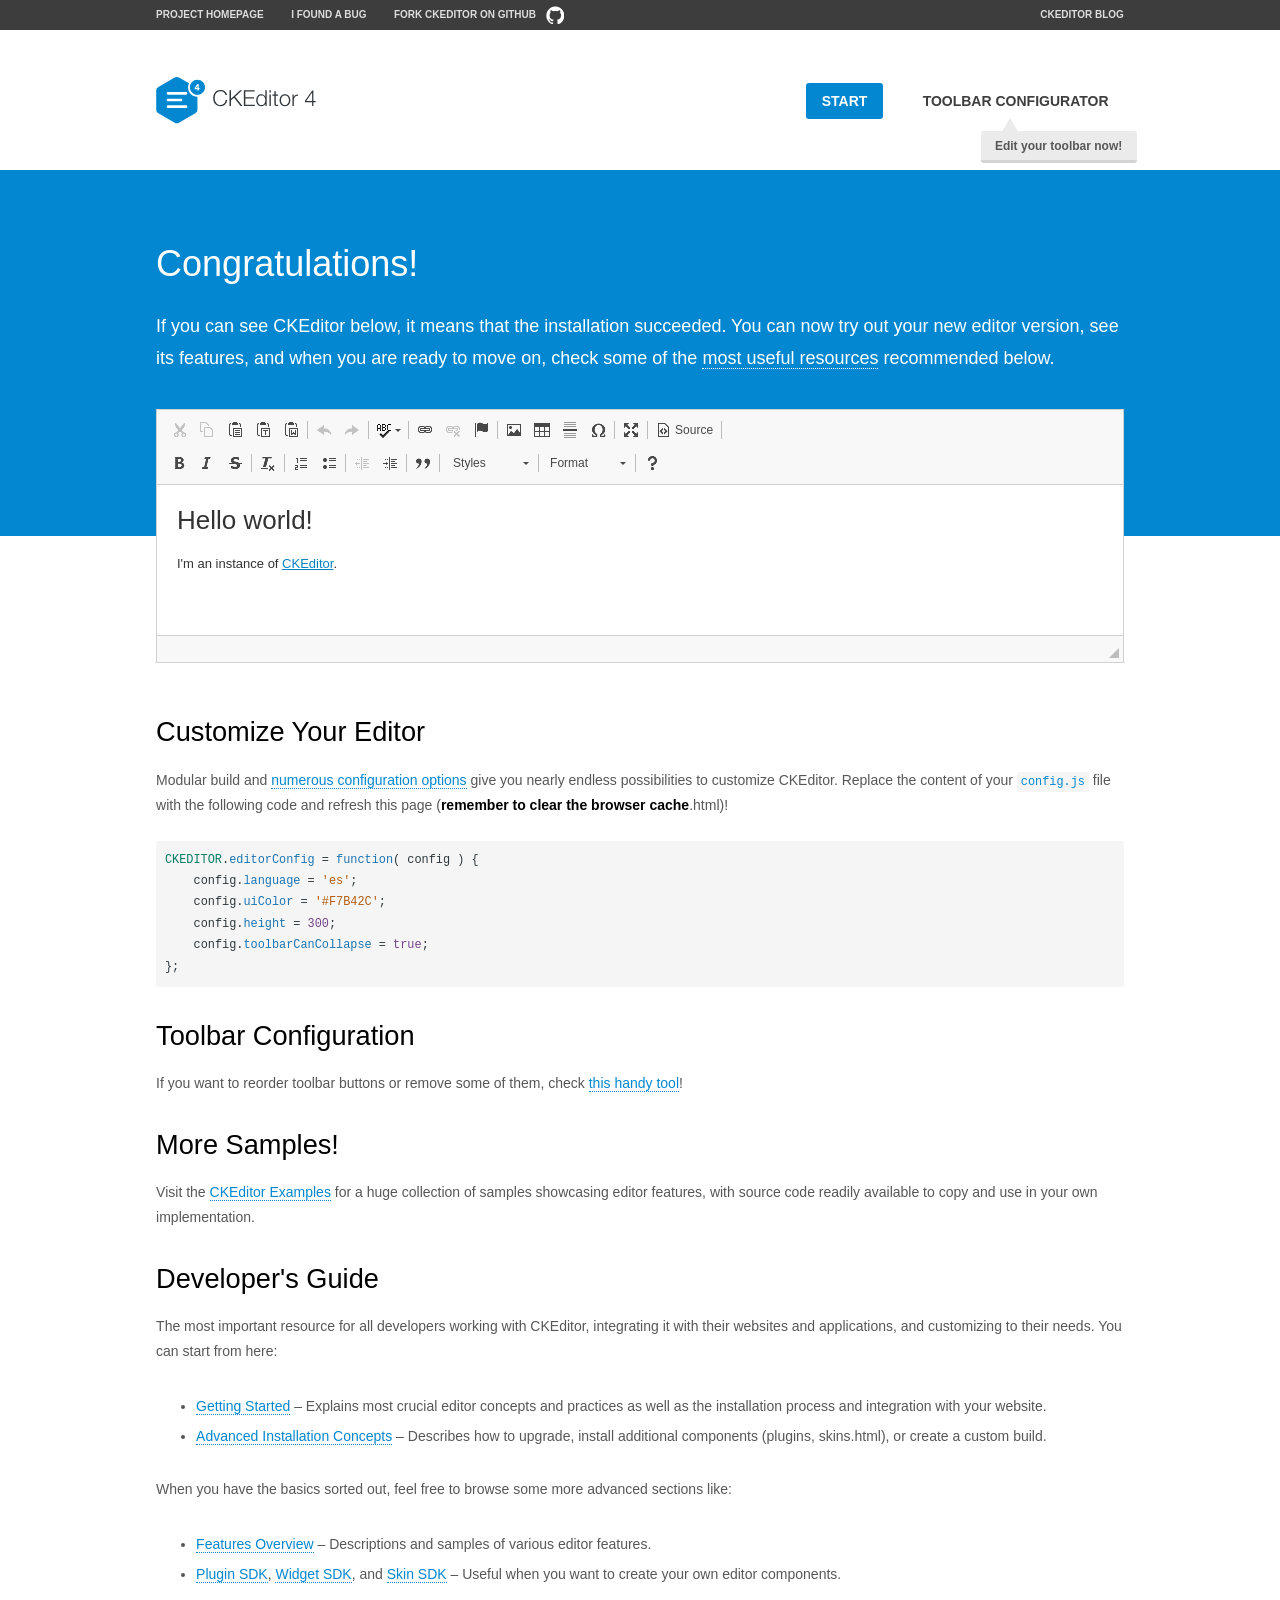
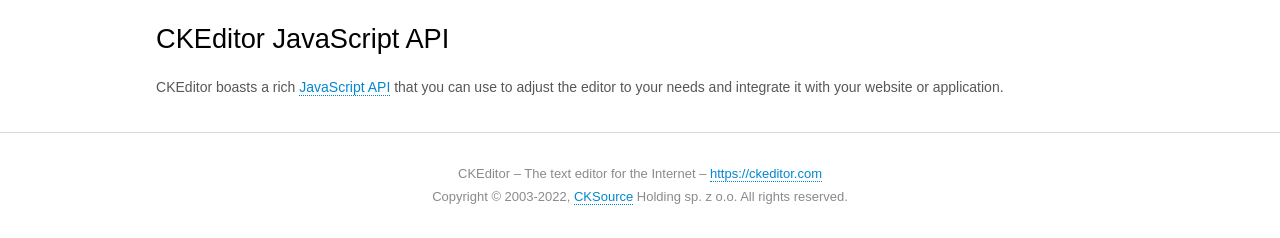
<file: src/main/webapp/resources/ckeditor/samples/index.html>
<!DOCTYPE html>
<!--
Copyright (c) 2003-2022, CKSource Holding sp. z o.o. All rights reserved.
For licensing, see LICENSE.md or https://ckeditor.com/legal/ckeditor-oss-license
-->
<html lang="en">
<head>
	<meta charset="utf-8">
	<title>CKEditor Sample</title>
	<script src="../ckeditor.js"></script>
	<script src="js/sample.js"></script>
	<link rel="stylesheet" href="css/samples.css">
	<link rel="stylesheet" href="toolbarconfigurator/lib/codemirror/neo.css">
	<meta name="viewport" content="width=device-width,initial-scale=1">
	<meta name="description" content="Try the latest sample of CKEditor 4 and learn more about customizing your WYSIWYG editor with endless possibilities.">
</head>
<body id="main">

<nav class="navigation-a">
	<div class="grid-container">
		<ul class="navigation-a-left grid-width-70">
			<li><a href="https://ckeditor.com/ckeditor-4/">Project Homepage</a></li>
			<li><a href="https://github.com/ckeditor/ckeditor4/issues">I found a bug</a></li>
			<li><a href="https://github.com/ckeditor/ckeditor4" class="icon-pos-right icon-navigation-a-github">Fork CKEditor on GitHub</a></li>
		</ul>
		<ul class="navigation-a-right grid-width-30">
			<li><a href="https://ckeditor.com/blog/">CKEditor Blog</a></li>
		</ul>
	</div>
</nav>

<header class="header-a">
	<div class="grid-container">
		<h1 class="header-a-logo grid-width-30">
			<a href="index.html"><img src="img/logo.svg" onerror="this.src='img/logo.png'; this.onerror=null;" alt="CKEditor Sample"></a>
		</h1>

		<nav class="navigation-b grid-width-70">
			<ul>
				<li><a href="index.html" class="button-a button-a-background">Start</a></li>
				<li><a href="toolbarconfigurator/index.html" class="button-a">Toolbar configurator <span class="balloon-a balloon-a-nw">Edit your toolbar now!</span></a></li>
			</ul>
		</nav>
	</div>
</header>

<main>
	<div class="adjoined-top">
		<div class="grid-container">
			<div class="content grid-width-100">
				<h1>Congratulations!</h1>
				<p>
					If you can see CKEditor below, it means that the installation succeeded.
					You can now try out your new editor version, see its features, and when you are ready to move on, check some of the <a href="#sample-customize">most useful resources</a> recommended below.
				</p>
			</div>
		</div>
	</div>
	<div class="adjoined-bottom">
		<div class="grid-container">
			<div class="grid-width-100">
				<div id="editor">
					<h1>Hello world!</h1>
					<p>I'm an instance of <a href="https://ckeditor.com">CKEditor</a>.</p>
				</div>
			</div>
		</div>
	</div>

	<div class="grid-container">
		<div class="content grid-width-100">
			<section id="sample-customize">
				<h2>Customize Your Editor</h2>
				<p>Modular build and <a href="https://ckeditor.com/docs/ckeditor4/latest/guide/dev_configuration.html">numerous configuration options</a> give you nearly endless possibilities to customize CKEditor. Replace the content of your <code><a href="../config.js">config.js</a></code> file with the following code and refresh this page (<strong>remember to clear the browser cache</strong>.html)!</p>
		<pre class="cm-s-neo CodeMirror"><code><span style="padding-right: 0.1px;"><span class="cm-variable">CKEDITOR</span>.<span class="cm-property">editorConfig</span> <span class="cm-operator">=</span> <span class="cm-keyword">function</span>( <span class="cm-def">config</span> ) {</span>
<span style="padding-right: 0.1px;"><span class="cm-tab">	</span><span class="cm-variable-2">config</span>.<span class="cm-property">language</span> <span class="cm-operator">=</span> <span class="cm-string">'es'</span>;</span>
<span style="padding-right: 0.1px;"><span class="cm-tab">	</span><span class="cm-variable-2">config</span>.<span class="cm-property">uiColor</span> <span class="cm-operator">=</span> <span class="cm-string">'#F7B42C'</span>;</span>
<span style="padding-right: 0.1px;"><span class="cm-tab">	</span><span class="cm-variable-2">config</span>.<span class="cm-property">height</span> <span class="cm-operator">=</span> <span class="cm-number">300</span>;</span>
<span style="padding-right: 0.1px;"><span class="cm-tab">	</span><span class="cm-variable-2">config</span>.<span class="cm-property">toolbarCanCollapse</span> <span class="cm-operator">=</span> <span class="cm-atom">true</span>;</span>
<span style="padding-right: 0.1px;">};</span></code></pre>
			</section>

			<section>
				<h2>Toolbar Configuration</h2>
				<p>If you want to reorder toolbar buttons or remove some of them, check <a href="toolbarconfigurator/index.html">this handy tool</a>!</p>
			</section>

			<section>
				<h2>More Samples!</h2>
				<p>Visit the <a href="https://ckeditor.com/docs/ckeditor4/latest/examples/index.html">CKEditor Examples</a> for a huge collection of samples showcasing editor features, with source code readily available to copy and use in your own implementation.</p>
			</section>

			<section>
				<h2>Developer's Guide</h2>
				<p>The most important resource for all developers working with CKEditor, integrating it with their websites and applications, and customizing to their needs. You can start from here:</p>
				<ul>
					<li><a href="https://ckeditor.com/docs/ckeditor4/latest/guide/dev_installation.html">Getting Started</a> &ndash; Explains most crucial editor concepts and practices as well as the installation process and integration with your website.</li>
					<li><a href="https://ckeditor.com/docs/ckeditor4/latest/guide/dev_advanced_installation.html">Advanced Installation Concepts</a> &ndash; Describes how to upgrade, install additional components (plugins, skins.html), or create a custom build.</li>
				</ul>
					<p>When you have the basics sorted out, feel free to browse some more advanced sections like:</p>
				<ul>
					<li><a href="https://ckeditor.com/docs/ckeditor4/latest/features/index.html">Features Overview</a> &ndash; Descriptions and samples of various editor features.</li>
					<li><a href="https://ckeditor.com/docs/ckeditor4/latest/guide/plugin_sdk_intro.html">Plugin SDK</a>, <a href="https://ckeditor.com/docs/ckeditor4/latest/guide/widget_sdk_intro.html">Widget SDK</a>, and <a href="https://ckeditor.com/docs/ckeditor4/latest/guide/skin_sdk_intro.html">Skin SDK</a> &ndash; Useful when you want to create your own editor components.</li>
				</ul>
			</section>

			<section>
				<h2>CKEditor JavaScript API</h2>
				<p>CKEditor boasts a rich <a href="https://ckeditor.com/docs/ckeditor4/latest/api/index.html">JavaScript API</a> that you can use to adjust the editor to your needs and integrate it with your website or application.</p>
			</section>
		</div>
	</div>
</main>

<footer class="footer-a grid-container">
	<div class="grid-container">
		<p class="grid-width-100">
			CKEditor &ndash; The text editor for the Internet &ndash; <a class="samples" href="https://ckeditor.com/">https://ckeditor.com</a>
		</p>
		<p class="grid-width-100" id="copy">
			Copyright &copy; 2003-2022, <a class="samples" href="https://cksource.com/">CKSource</a> Holding sp. z o.o. All rights reserved.
		</p>
	</div>
</footer>
<script>
	initSample();
</script>

</body>
</html>
</file>
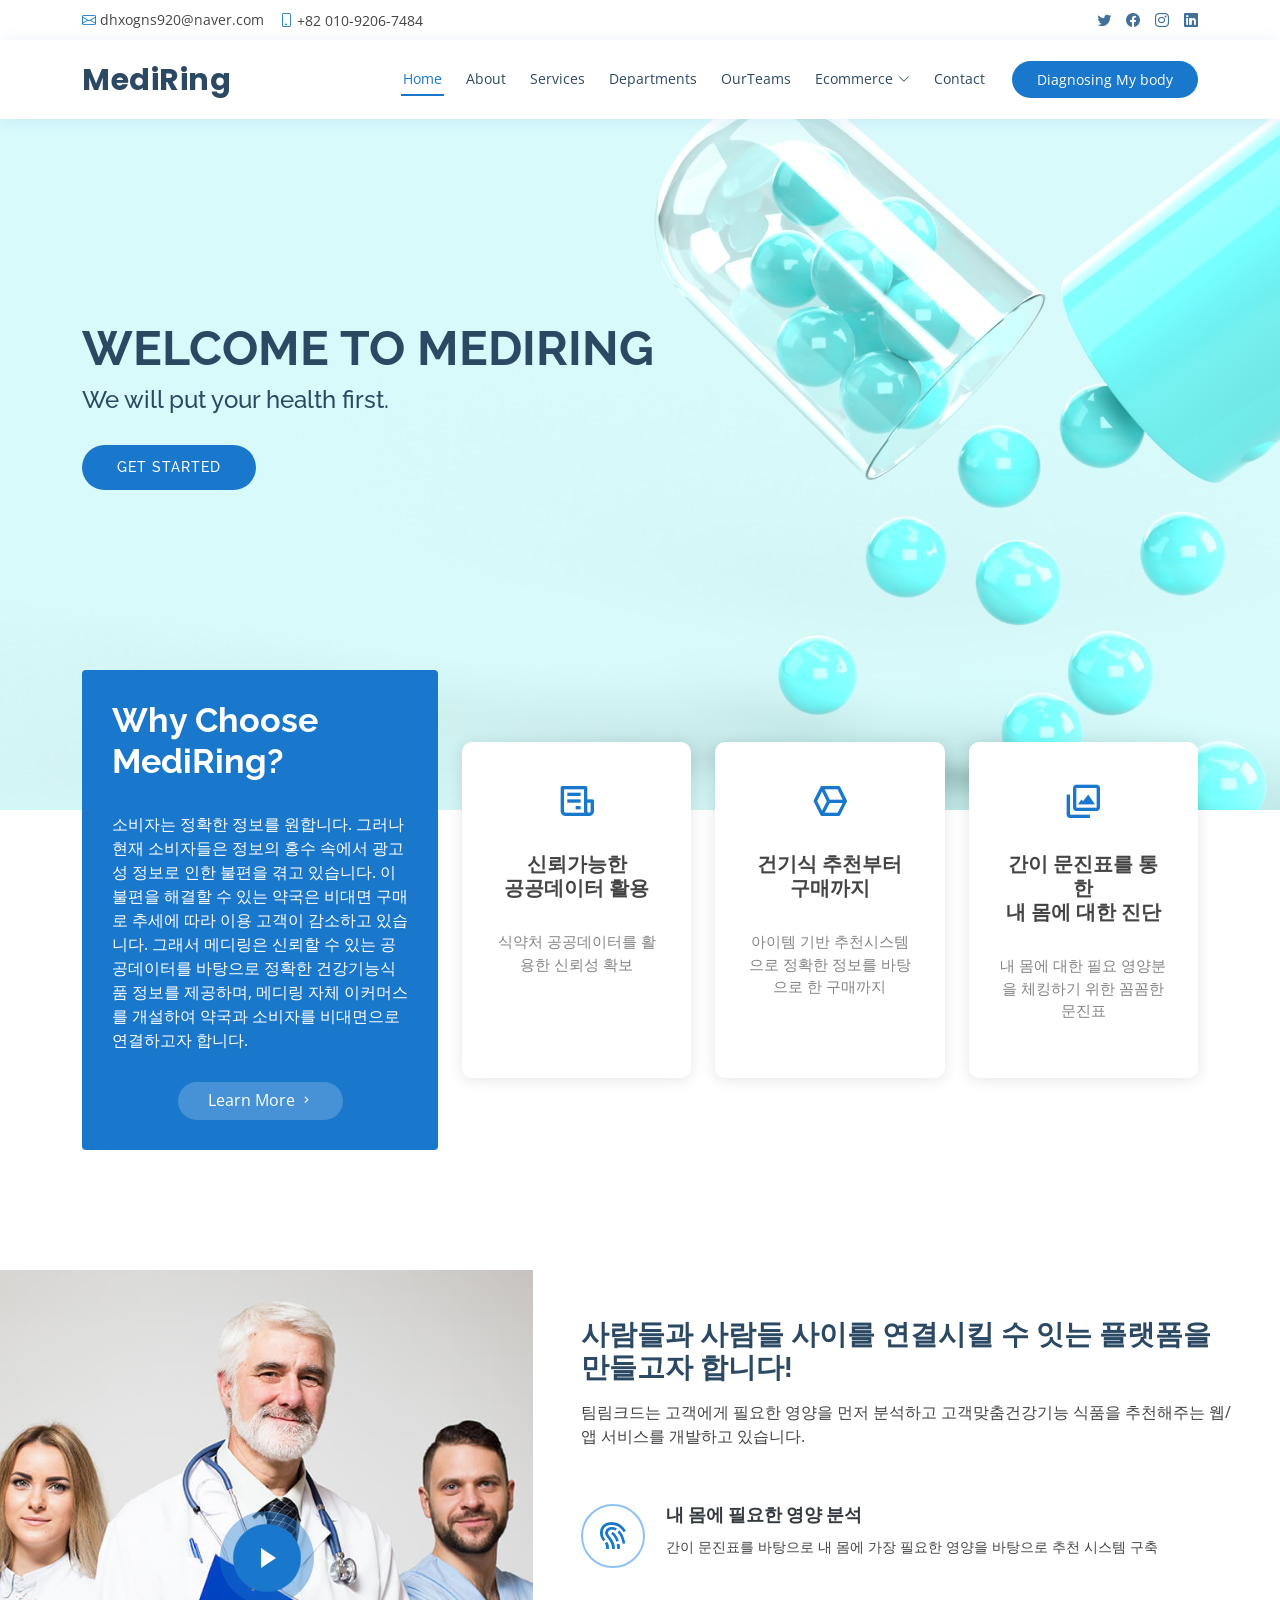
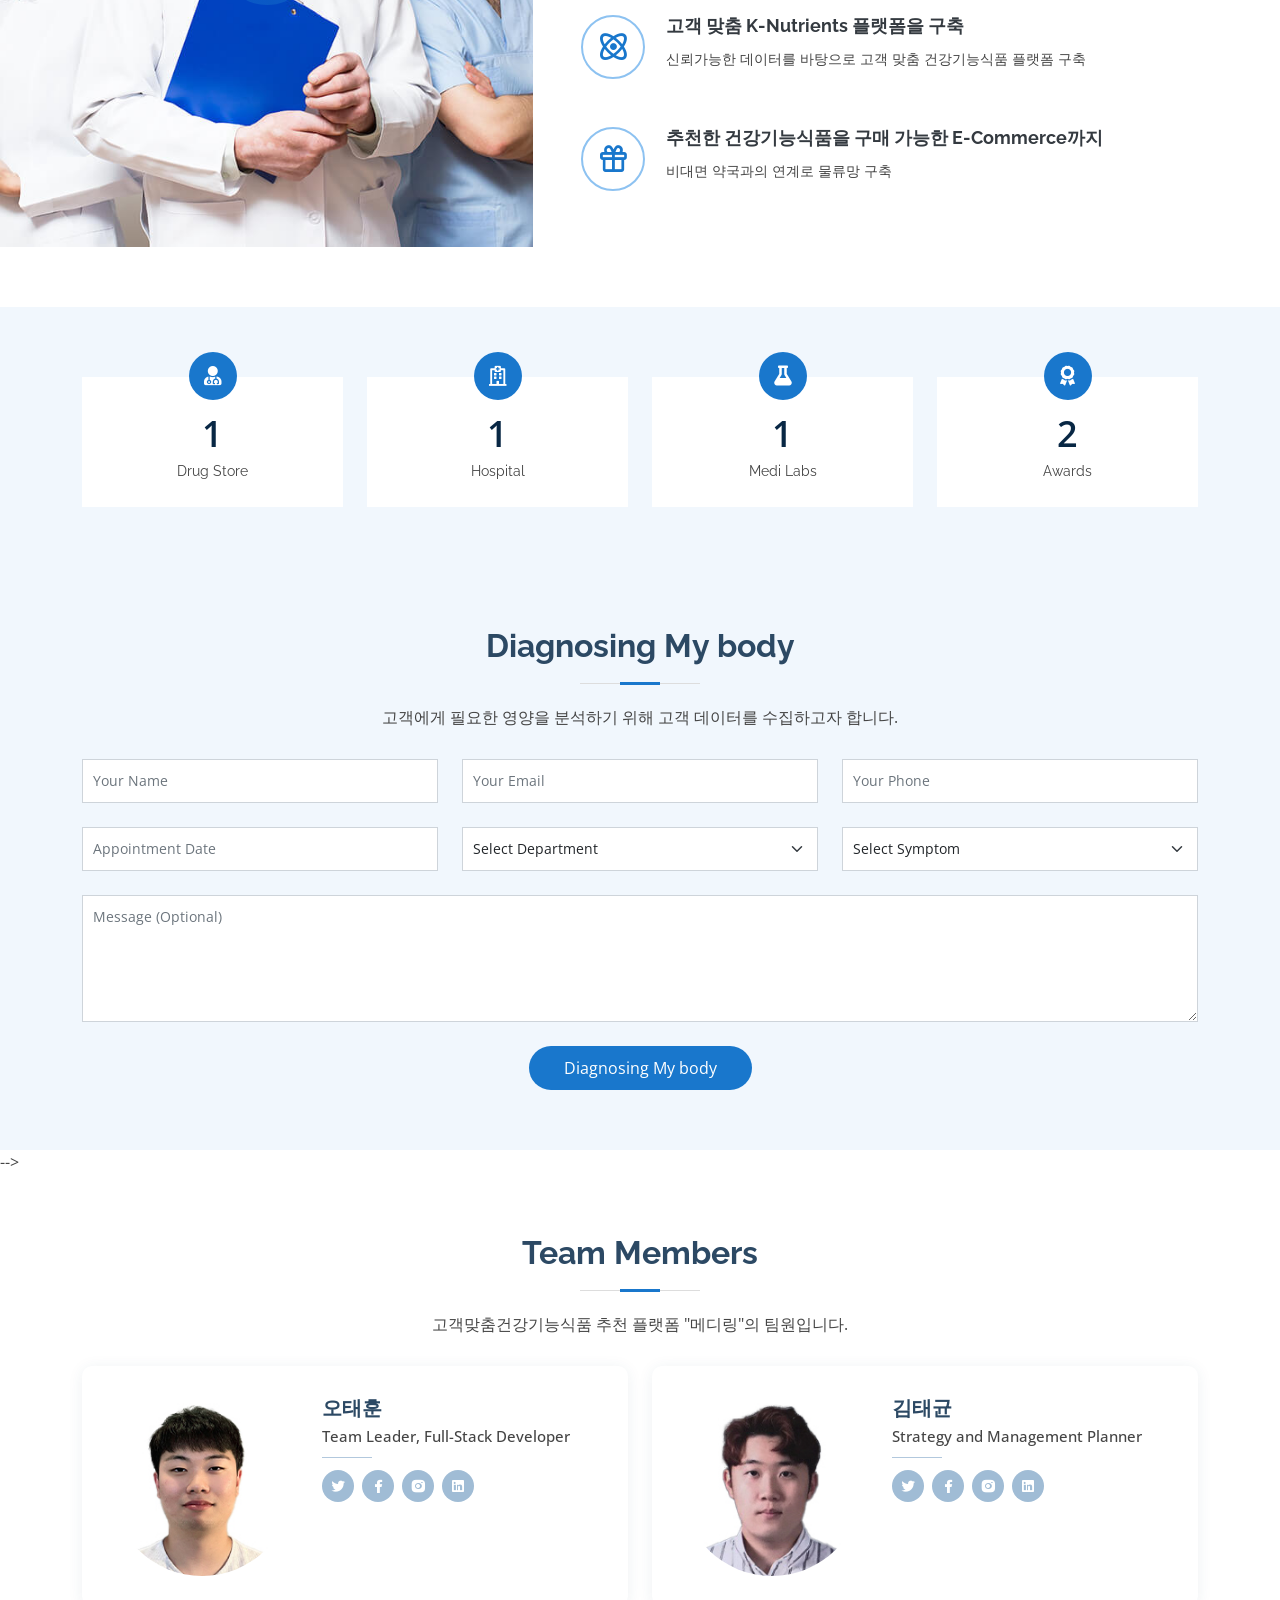
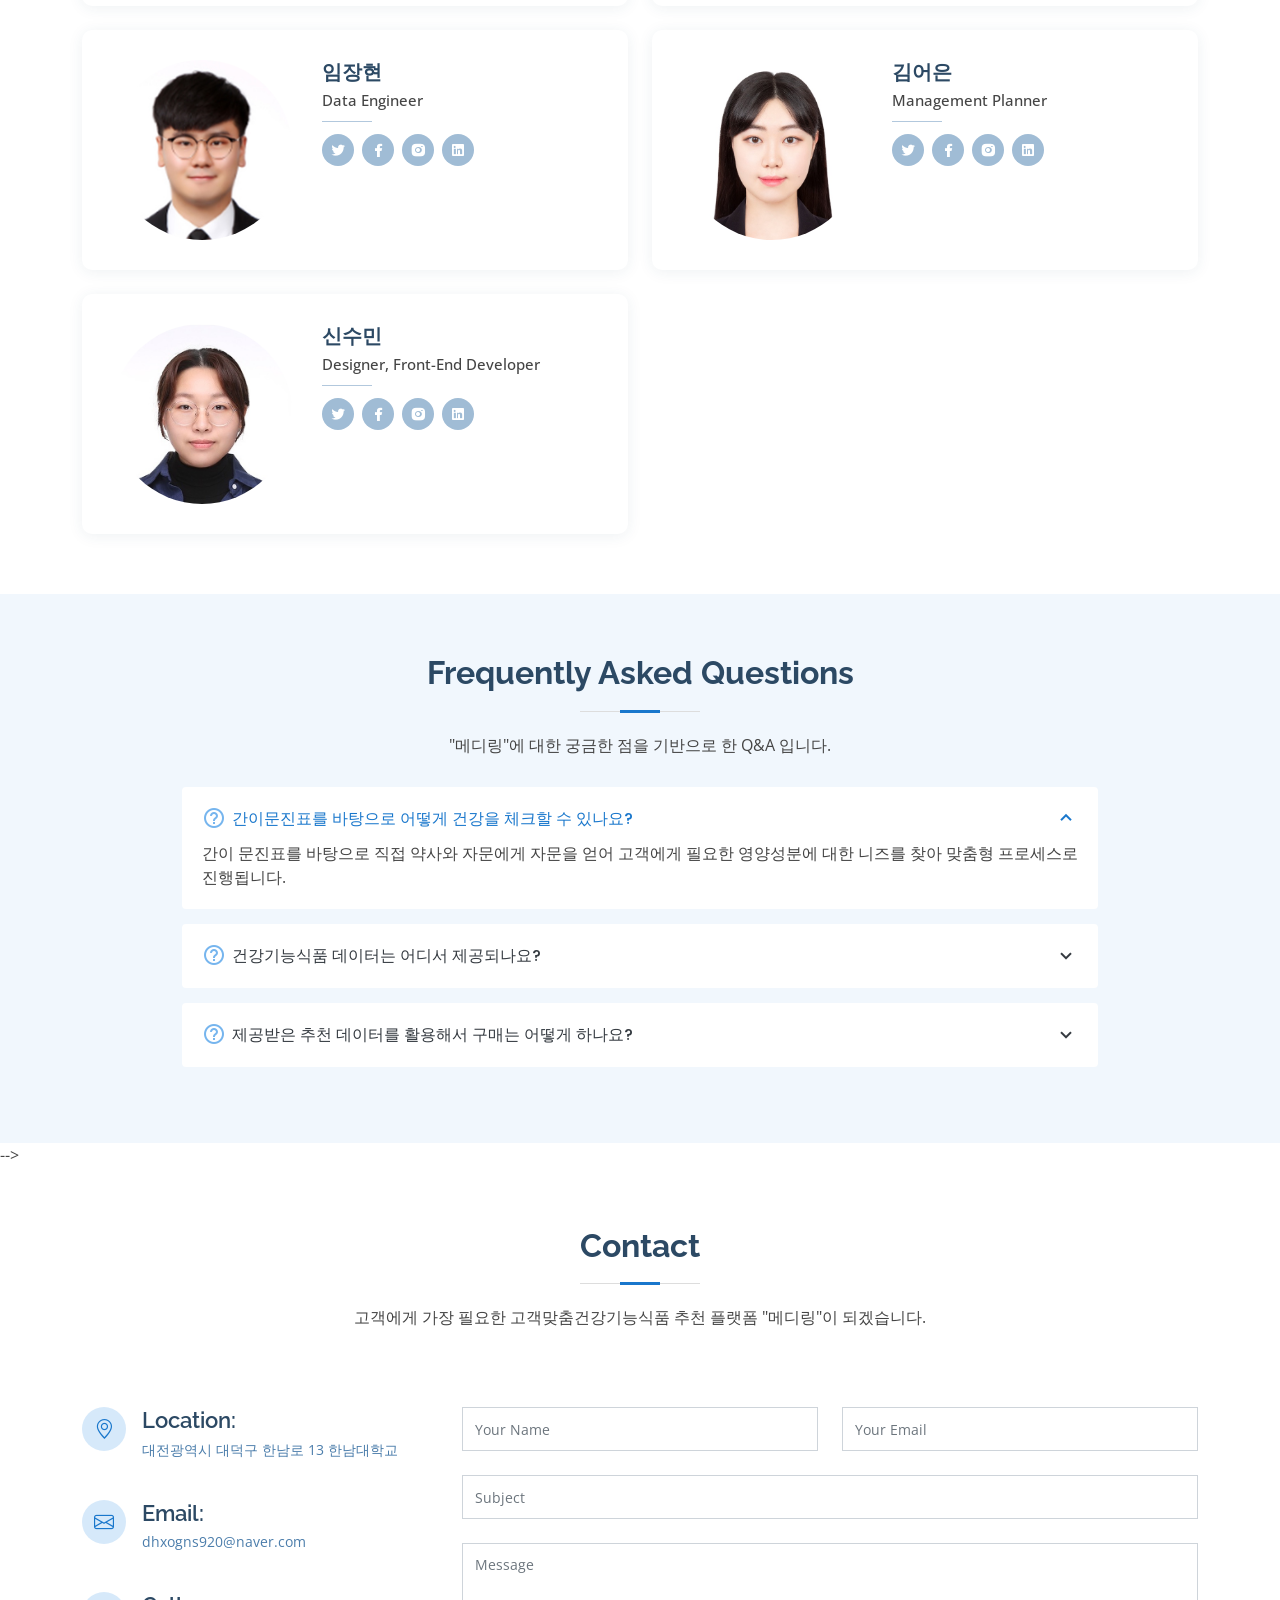
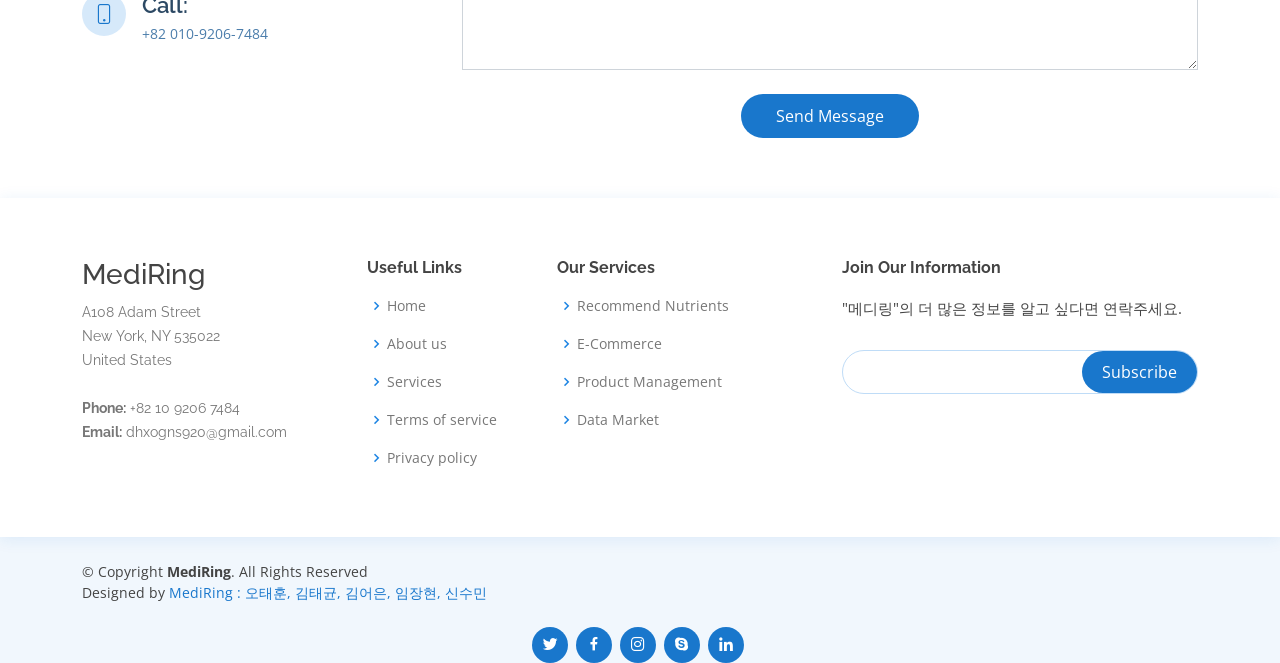
<file: src/main/webapp/WEB-INF/views/MediRing/index.html>
<!DOCTYPE html>
<html lang="ko-kr">
<head>
    <meta charset="utf-8">
    <meta content="width=device-width, initial-scale=1.0" name="viewport">
    <title>MediRing</title>
    <meta content="" name="description">
    <meta content="" name="keywords">
    <script type="text/javascript" src="https://openapi.map.naver.com/openapi/v3/maps.js?clientId=YOUR_CLIENT_ID"></script>

    <!-- Favicons -->
    <link href="assets/img/logo_1.png" rel="icon">
    <link href="assets/img/logo_1.png" rel="apple-touch-icon">

    <!-- Google Fonts -->
    <link href="https://fonts.googleapis.com/css?family=Open+Sans:300,300i,400,400i,600,600i,700,700i|Raleway:300,300i,400,400i,500,500i,600,600i,700,700i|Poppins:300,300i,400,400i,500,500i,600,600i,700,700i" rel="stylesheet">

    <!-- Vendor CSS Files -->
    <link href="assets/vendor/fontawesome-free/css/all.min.css" rel="stylesheet">
    <link href="assets/vendor/animate.css/animate.min.css" rel="stylesheet">
    <link href="assets/vendor/bootstrap/css/bootstrap.min.css" rel="stylesheet">
    <link href="assets/vendor/bootstrap-icons/bootstrap-icons.css" rel="stylesheet">
    <link href="assets/vendor/boxicons/css/boxicons.min.css" rel="stylesheet">
    <link href="assets/vendor/glightbox/css/glightbox.min.css" rel="stylesheet">
    <link href="assets/vendor/remixicon/remixicon.css" rel="stylesheet">
    <link href="assets/vendor/swiper/swiper-bundle.min.css" rel="stylesheet">

    <!-- Template Main CSS File -->
    <link href="assets/css/style.css" rel="stylesheet">

</head>

<body>

    <!-- ======= Top Bar ======= -->
    <div id="topbar" class="d-flex align-items-center fixed-top">
        <div class="container d-flex justify-content-between">
            <div class="contact-info d-flex align-items-center">
                <i class="bi bi-envelope"></i> <a href="mailto:contact@example.com">dhxogns920@naver.com</a>
                <i class="bi bi-phone"></i> +82 010-9206-7484
            </div>
            <div class="d-none d-lg-flex social-links align-items-center">
                <a href="#" class="twitter"><i class="bi bi-twitter"></i></a>
                <a href="#" class="facebook"><i class="bi bi-facebook"></i></a>
                <a href="#" class="instagram"><i class="bi bi-instagram"></i></a>
                <a href="#" class="linkedin"><i class="bi bi-linkedin"></i></i></a>
            </div>
        </div>
    </div>

    <!-- ======= Header ======= -->
    <header id="header" class="fixed-top">
        <div class="container d-flex align-items-center">

            <h1 class="logo me-auto"><a href="index.html">MediRing</a></h1>
            <!-- Uncomment below if you prefer to use an image logo -->
            <!-- <a href="index.html" class="logo me-auto"><img src="assets/img/logo_1.png" alt="" class="img-fluid"></a> -->

            <nav id="navbar" class="navbar order-last order-lg-0">
                <ul>
                    <li><a class="nav-link scrollto active" href="#hero">Home</a></li>
                    <li><a class="nav-link scrollto" href="#about">About</a></li>
                    <li><a class="nav-link scrollto" href="#services">Services</a></li>
                    <li><a class="nav-link scrollto" href="#departments">Departments</a></li>
                    <li><a class="nav-link scrollto" href="#doctors">OurTeams</a></li>
                    <li class="dropdown"><a href="#"><span>Ecommerce</span> <i class="bi bi-chevron-down"></i></a>
                        <ul>
                            <li><a href="#">물건 구매하기</a></li>
                            <li class="dropdown"><a href="#"><span>구매 정보</span> <i class="bi bi-chevron-right"></i></a>
                                <ul>
                                    <li><a href="#">구매페이지</a></li>
                                    <li><a href="#">구매내역</a></li>
                                </ul>
                            </li>
                        </ul>
                    </li>
                    <li><a class="nav-link scrollto" href="#contact">Contact</a></li>
                </ul>
                <i class="bi bi-list mobile-nav-toggle"></i>
            </nav>
            <!-- .navbar -->

            <a href="#appointment" class="appointment-btn scrollto"><span class="d-none d-md-inline">Diagnosing</span> My body</a>

        </div>
    </header>
    <!-- End Header -->

    <!-- ======= Hero Section ======= -->
    <section id="hero" class="d-flex align-items-center">
        <div class="container">
            <h1>Welcome to MediRing</h1>
            <h2>We will put your health first.</h2>
            <a href="#about" class="btn-get-started scrollto">Get Started</a>
        </div>
    </section>
    <!-- End Hero -->

    <main id="main">

        <!-- ======= Why Us Section ======= -->
        <section id="why-us" class="why-us">
            <div class="container">

                <div class="row">
                    <div class="col-lg-4 d-flex align-items-stretch">
                        <div class="content">
                            <h3>Why Choose MediRing?</h3>
                            소비자는 정확한 정보를 원합니다. 그러나 현재 소비자들은 정보의 홍수 속에서 광고성 정보로 인한 불편을 겪고 있습니다. 이 불편을 해결할 수 있는 약국은 비대면 구매로 추세에 따라 이용 고객이 감소하고 있습니다. 그래서 메디링은 신뢰할 수 있는 공공데이터를 바탕으로 정확한 건강기능식품 정보를 제공하며, 메디링 자체 이커머스를 개설하여 약국과 소비자를 비대면으로 연결하고자 합니다.
                            </p>
                            <div class="text-center">
                                <a href="#" class="more-btn">Learn More <i class="bx bx-chevron-right"></i></a>
                            </div>
                        </div>
                    </div>
                    <div class="col-lg-8 d-flex align-items-stretch">
                        <div class="icon-boxes d-flex flex-column justify-content-center">
                            <div class="row">
                                <div class="col-xl-4 d-flex align-items-stretch">
                                    <div class="icon-box mt-4 mt-xl-0">
                                        <i class="bx bx-receipt"></i>
                                        <h4>신뢰가능한 </br>공공데이터 활용</h4>
                                        <p>식약처 공공데이터를 활용한 신뢰성 확보</p>
                                    </div>
                                </div>
                                <div class="col-xl-4 d-flex align-items-stretch">
                                    <div class="icon-box mt-4 mt-xl-0">
                                        <i class="bx bx-cube-alt"></i>
                                        <h4>건기식 추천부터 구매까지</h4>
                                        <p>아이템 기반 추천시스템으로 정확한 정보를 바탕으로 한 구매까지</p>
                                    </div>
                                </div>
                                <div class="col-xl-4 d-flex align-items-stretch">
                                    <div class="icon-box mt-4 mt-xl-0">
                                        <i class="bx bx-images"></i>
                                        <h4>간이 문진표를 통한 </br>내 몸에 대한 진단</h4>
                                        <p>내 몸에 대한 필요 영양분을 체킹하기 위한 꼼꼼한 문진표</p>
                                    </div>
                                </div>
                            </div>
                        </div>
                        <!-- End .content-->
                    </div>
                </div>

            </div>
        </section>
        <!-- End Why Us Section -->

        <!-- ======= About Section ======= -->
        <section id="about" class="about">
            <div class="container-fluid">

                <div class="row">
                    <div class="col-xl-5 col-lg-6 video-box d-flex justify-content-center align-items-stretch position-relative">
                        <a href="https://www.youtube.com/watch?v=jDDaplaOz7Q" class="glightbox play-btn mb-4"></a>
                    </div>

                    <div class="col-xl-7 col-lg-6 icon-boxes d-flex flex-column align-items-stretch justify-content-center py-5 px-lg-5">
                        <h3>사람들과 사람들 사이를 연결시킬 수 잇는 플랫폼을 만들고자 합니다!</h3>
                        <p>팀림크드는 고객에게 필요한 영양을 먼저 분석하고 고객맞춤건강기능 식품을 추천해주는 웹/앱 서비스를 개발하고 있습니다.</p>

                        <div class="icon-box">
                            <div class="icon"><i class="bx bx-fingerprint"></i></div>
                            <h4 class="title"><a href="">내 몸에 필요한 영양 분석</a></h4>
                            <p class="description">간이 문진표를 바탕으로 내 몸에 가장 필요한 영양을 바탕으로 추천 시스템 구축</p>
                        </div>

                        <div class="icon-box">
                            <div class="icon"><i class="bx bx-atom"></i></div>
                            <h4 class="title"><a href="">고객 맞춤 K-Nutrients 플랫폼을 구축</a></h4>
                            <p class="description">신뢰가능한 데이터를 바탕으로 고객 맞춤 건강기능식품 플랫폼 구축</p>
                        </div>

                        <div class="icon-box">
                            <div class="icon"><i class="bx bx-gift"></i></div>
                            <h4 class="title"><a href="">추천한 건강기능식품을 구매 가능한 E-Commerce까지</a></h4>
                            <p class="description">비대면 약국과의 연계로 물류망 구축</p>
                        </div>

                    </div>
                </div>

            </div>
        </section>
        <!-- End About Section -->

        <!-- ======= Counts Section ======= -->
        <section id="counts" class="counts">
            <div class="container">

                <div class="row">

                    <div class="col-lg-3 col-md-6">
                        <div class="count-box">
                            <i class="fas fa-user-md"></i>
                            <span data-purecounter-start="0" data-purecounter-end="1" data-purecounter-duration="1" class="purecounter"></span>
                            <p>Drug Store</p>
                        </div>
                    </div>

                    <div class="col-lg-3 col-md-6 mt-5 mt-md-0">
                        <div class="count-box">
                            <i class="far fa-hospital"></i>
                            <span data-purecounter-start="0" data-purecounter-end="1" data-purecounter-duration="1" class="purecounter"></span>
                            <p>Hospital</p>
                        </div>
                    </div>

                    <div class="col-lg-3 col-md-6 mt-5 mt-lg-0">
                        <div class="count-box">
                            <i class="fas fa-flask"></i>
                            <span data-purecounter-start="0" data-purecounter-end="1" data-purecounter-duration="1" class="purecounter"></span>
                            <p>Medi Labs</p>
                        </div>
                    </div>

                    <div class="col-lg-3 col-md-6 mt-5 mt-lg-0">
                        <div class="count-box">
                            <i class="fas fa-award"></i>
                            <span data-purecounter-start="0" data-purecounter-end="2" data-purecounter-duration="1" class="purecounter"></span>
                            <p>Awards</p>
                        </div>
                    </div>

                </div>

            </div>
        </section>
        <!-- End Counts Section -->

        <!-- ======= Services Section ======= -->
        <!-- <section id="services" class="services">
            <div class="container">

                <div class="section-title">
                    <h2>Services</h2>
                    <p>Magnam dolores commodi suscipit. Necessitatibus eius consequatur ex aliquid fuga eum quidem. Sit sint consectetur velit. Quisquam quos quisquam cupiditate. Et nemo qui impedit suscipit alias ea. Quia fugiat sit in iste officiis commodi
                        quidem hic quas.</p>
                </div>

                <div class="row">
                    <div class="col-lg-4 col-md-6 d-flex align-items-stretch">
                        <div class="icon-box">
                            <div class="icon"><i class="fas fa-heartbeat"></i></div>
                            <h4><a href="">Lorem Ipsum</a></h4>
                            <p>Voluptatum deleniti atque corrupti quos dolores et quas molestias excepturi</p>
                        </div>
                    </div>

                    <div class="col-lg-4 col-md-6 d-flex align-items-stretch mt-4 mt-md-0">
                        <div class="icon-box">
                            <div class="icon"><i class="fas fa-pills"></i></div>
                            <h4><a href="">Sed ut perspiciatis</a></h4>
                            <p>Duis aute irure dolor in reprehenderit in voluptate velit esse cillum dolore</p>
                        </div>
                    </div>

                    <div class="col-lg-4 col-md-6 d-flex align-items-stretch mt-4 mt-lg-0">
                        <div class="icon-box">
                            <div class="icon"><i class="fas fa-hospital-user"></i></div>
                            <h4><a href="">Magni Dolores</a></h4>
                            <p>Excepteur sint occaecat cupidatat non proident, sunt in culpa qui officia</p>
                        </div>
                    </div>

                    <div class="col-lg-4 col-md-6 d-flex align-items-stretch mt-4">
                        <div class="icon-box">
                            <div class="icon"><i class="fas fa-dna"></i></div>
                            <h4><a href="">Nemo Enim</a></h4>
                            <p>At vero eos et accusamus et iusto odio dignissimos ducimus qui blanditiis</p>
                        </div>
                    </div>

                    <div class="col-lg-4 col-md-6 d-flex align-items-stretch mt-4">
                        <div class="icon-box">
                            <div class="icon"><i class="fas fa-wheelchair"></i></div>
                            <h4><a href="">Dele cardo</a></h4>
                            <p>Quis consequatur saepe eligendi voluptatem consequatur dolor consequuntur</p>
                        </div>
                    </div>

                    <div class="col-lg-4 col-md-6 d-flex align-items-stretch mt-4">
                        <div class="icon-box">
                            <div class="icon"><i class="fas fa-notes-medical"></i></div>
                            <h4><a href="">Divera don</a></h4>
                            <p>Modi nostrum vel laborum. Porro fugit error sit minus sapiente sit aspernatur</p>
                        </div>
                    </div>

                </div>

            </div>
        </section>
        <!-- End Services Section -->

        <!-- ======= Appointment Section ======= -->
        <section id="appointment" class="appointment section-bg">
            <div class="container">

                <div class="section-title">
                    <h2>Diagnosing My body</h2>
                    <p>고객에게 필요한 영양을 분석하기 위해 고객 데이터를 수집하고자 합니다.</p>
                </div>

                <form action="forms/appointment.php" method="post" role="form" class="php-email-form">
                    <div class="row">
                        <div class="col-md-4 form-group">
                            <input type="text" name="name" class="form-control" id="name" placeholder="Your Name" data-rule="minlen:4" data-msg="Please enter at least 4 chars">
                            <div class="validate"></div>
                        </div>
                        <div class="col-md-4 form-group mt-3 mt-md-0">
                            <input type="email" class="form-control" name="email" id="email" placeholder="Your Email" data-rule="email" data-msg="Please enter a valid email">
                            <div class="validate"></div>
                        </div>
                        <div class="col-md-4 form-group mt-3 mt-md-0">
                            <input type="tel" class="form-control" name="phone" id="phone" placeholder="Your Phone" data-rule="minlen:4" data-msg="Please enter at least 4 chars">
                            <div class="validate"></div>
                        </div>
                    </div>
                    <div class="row">
                        <div class="col-md-4 form-group mt-3">
                            <input type="datetime" name="date" class="form-control datepicker" id="date" placeholder="Appointment Date" data-rule="minlen:4" data-msg="Please enter at least 4 chars">
                            <div class="validate"></div>
                        </div>
                        <div class="col-md-4 form-group mt-3">
                            <select name="department" id="department" class="form-select">
                <option value="">Select Department</option>
                <option value="Department 1">Department 1</option>
                <option value="Department 2">Department 2</option>
                <option value="Department 3">Department 3</option>
              </select>
                            <div class="validate"></div>
                        </div>
                        <div class="col-md-4 form-group mt-3">
                            <select name="doctor" id="doctor" class="form-select">
                <option value="">Select Symptom</option>
                <option value="Doctor 1">1</option>
                <option value="Doctor 2">2</option>
                <option value="Doctor 3">3</option>
              </select>
                            <div class="validate"></div>
                        </div>
                    </div>

                    <div class="form-group mt-3">
                        <textarea class="form-control" name="message" rows="5" placeholder="Message (Optional)"></textarea>
                        <div class="validate"></div>
                    </div>
                    <div class="mb-3">
                        <div class="loading">Loading</div>
                        <div class="error-message"></div>
                        <div class="sent-message">Your appointment request has been sent successfully. Thank you!</div>
                    </div>
                    <div class="text-center"><button type="submit">Diagnosing My body</button></div>
                </form>

            </div>
        </section> -->
        <!-- End Appointment Section -->

        <!-- ======= Departments Section ======= -->
        <!-- <section id="departments" class="departments">
            <div class="container">

                <div class="section-title">
                    <h2>Departments</h2>
                    <p>Magnam dolores commodi suscipit. Necessitatibus eius consequatur ex aliquid fuga eum quidem. Sit sint consectetur velit. Quisquam quos quisquam cupiditate. Et nemo qui impedit suscipit alias ea. Quia fugiat sit in iste officiis commodi
                        quidem hic quas.</p>
                </div>

                <div class="row gy-4">
                    <div class="col-lg-3">
                        <ul class="nav nav-tabs flex-column">
                            <li class="nav-item">
                                <a class="nav-link active show" data-bs-toggle="tab" href="#tab-1">Cardiology</a>
                            </li>
                            <li class="nav-item">
                                <a class="nav-link" data-bs-toggle="tab" href="#tab-2">Neurology</a>
                            </li>
                            <li class="nav-item">
                                <a class="nav-link" data-bs-toggle="tab" href="#tab-3">Hepatology</a>
                            </li>
                            <li class="nav-item">
                                <a class="nav-link" data-bs-toggle="tab" href="#tab-4">Pediatrics</a>
                            </li>
                            <li class="nav-item">
                                <a class="nav-link" data-bs-toggle="tab" href="#tab-5">Eye Care</a>
                            </li>
                        </ul>
                    </div>
                    <div class="col-lg-9">
                        <div class="tab-content">
                            <div class="tab-pane active show" id="tab-1">
                                <div class="row gy-4">
                                    <div class="col-lg-8 details order-2 order-lg-1">
                                        <h3>Cardiology</h3>
                                        <p class="fst-italic">Qui laudantium consequatur laborum sit qui ad sapiente dila parde sonata raqer a videna mareta paulona marka</p>
                                        <p>Et nobis maiores eius. Voluptatibus ut enim blanditiis atque harum sint. Laborum eos ipsum ipsa odit magni. Incidunt hic ut molestiae aut qui. Est repellat minima eveniet eius et quis magni nihil. Consequatur dolorem
                                            quaerat quos qui similique accusamus nostrum rem vero</p>
                                    </div>
                                    <div class="col-lg-4 text-center order-1 order-lg-2">
                                        <img src="assets/img/departments-1.jpg" alt="" class="img-fluid">
                                    </div>
                                </div>
                            </div>
                            <div class="tab-pane" id="tab-2">
                                <div class="row gy-4">
                                    <div class="col-lg-8 details order-2 order-lg-1">
                                        <h3>Et blanditiis nemo veritatis excepturi</h3>
                                        <p class="fst-italic">Qui laudantium consequatur laborum sit qui ad sapiente dila parde sonata raqer a videna mareta paulona marka</p>
                                        <p>Ea ipsum voluptatem consequatur quis est. Illum error ullam omnis quia et reiciendis sunt sunt est. Non aliquid repellendus itaque accusamus eius et velit ipsa voluptates. Optio nesciunt eaque beatae accusamus lerode
                                            pakto madirna desera vafle de nideran pal</p>
                                    </div>
                                    <div class="col-lg-4 text-center order-1 order-lg-2">
                                        <img src="assets/img/departments-2.jpg" alt="" class="img-fluid">
                                    </div>
                                </div>
                            </div>
                            <div class="tab-pane" id="tab-3">
                                <div class="row gy-4">
                                    <div class="col-lg-8 details order-2 order-lg-1">
                                        <h3>Impedit facilis occaecati odio neque aperiam sit</h3>
                                        <p class="fst-italic">Eos voluptatibus quo. Odio similique illum id quidem non enim fuga. Qui natus non sunt dicta dolor et. In asperiores velit quaerat perferendis aut</p>
                                        <p>Iure officiis odit rerum. Harum sequi eum illum corrupti culpa veritatis quisquam. Neque necessitatibus illo rerum eum ut. Commodi ipsam minima molestiae sed laboriosam a iste odio. Earum odit nesciunt fugiat sit
                                            ullam. Soluta et harum voluptatem optio quae</p>
                                    </div>
                                    <div class="col-lg-4 text-center order-1 order-lg-2">
                                        <img src="assets/img/departments-3.jpg" alt="" class="img-fluid">
                                    </div>
                                </div>
                            </div>
                            <div class="tab-pane" id="tab-4">
                                <div class="row gy-4">
                                    <div class="col-lg-8 details order-2 order-lg-1">
                                        <h3>Fuga dolores inventore laboriosam ut est accusamus laboriosam dolore</h3>
                                        <p class="fst-italic">Totam aperiam accusamus. Repellat consequuntur iure voluptas iure porro quis delectus</p>
                                        <p>Eaque consequuntur consequuntur libero expedita in voluptas. Nostrum ipsam necessitatibus aliquam fugiat debitis quis velit. Eum ex maxime error in consequatur corporis atque. Eligendi asperiores sed qui veritatis
                                            aperiam quia a laborum inventore</p>
                                    </div>
                                    <div class="col-lg-4 text-center order-1 order-lg-2">
                                        <img src="assets/img/departments-4.jpg" alt="" class="img-fluid">
                                    </div>
                                </div>
                            </div>
                            <div class="tab-pane" id="tab-5">
                                <div class="row gy-4">
                                    <div class="col-lg-8 details order-2 order-lg-1">
                                        <h3>Est eveniet ipsam sindera pad rone matrelat sando reda</h3>
                                        <p class="fst-italic">Omnis blanditiis saepe eos autem qui sunt debitis porro quia.</p>
                                        <p>Exercitationem nostrum omnis. Ut reiciendis repudiandae minus. Omnis recusandae ut non quam ut quod eius qui. Ipsum quia odit vero atque qui quibusdam amet. Occaecati sed est sint aut vitae molestiae voluptate vel</p>
                                    </div>
                                    <div class="col-lg-4 text-center order-1 order-lg-2">
                                        <img src="assets/img/departments-5.jpg" alt="" class="img-fluid">
                                    </div>
                                </div>
                            </div>
                        </div>
                    </div>
                </div>

            </div>
        </section> -->
        <!-- End Departments Section -->

        <!-- ======= Doctors Section ======= -->
        <section id="doctors" class="doctors">
            <div class="container">

                <div class="section-title">
                    <h2>Team Members</h2>
                    <p>고객맞춤건강기능식품 추천 플랫폼 "메디링"의 팀원입니다.</p>
                </div>

                <div class="row">

                    <div class="col-lg-6">
                        <div class="member d-flex align-items-start">
                            <div class="pic"><img src="assets/img/1-1.jpg" class="img-fluid" alt=""></div>
                            <div class="member-info">
                                <h4>오태훈</h4>
                                <span>Team Leader, Full-Stack Developer</span>
                                <div class="social">
                                    <a href=""><i class="ri-twitter-fill"></i></a>
                                    <a href=""><i class="ri-facebook-fill"></i></a>
                                    <a href=""><i class="ri-instagram-fill"></i></a>
                                    <a href=""> <i class="ri-linkedin-box-fill"></i> </a>
                                </div>
                            </div>
                        </div>
                    </div>

                    <div class="col-lg-6 mt-4 mt-lg-0">
                        <div class="member d-flex align-items-start">
                            <div class="pic"><img src="assets/img/2-2.jpg" class="img-fluid" alt=""></div>
                            <div class="member-info">
                                <h4>김태균</h4>
                                <span>Strategy and Management Planner</span>
                                <div class="social">
                                    <a href=""><i class="ri-twitter-fill"></i></a>
                                    <a href=""><i class="ri-facebook-fill"></i></a>
                                    <a href=""><i class="ri-instagram-fill"></i></a>
                                    <a href=""> <i class="ri-linkedin-box-fill"></i> </a>
                                </div>
                            </div>
                        </div>
                    </div>

                    <div class="col-lg-6 mt-4">
                        <div class="member d-flex align-items-start">
                            <div class="pic"><img src="assets/img/3-3.jpg" class="img-fluid" alt=""></div>
                            <div class="member-info">
                                <h4>임장현</h4>
                                <span>Data Engineer</span>
                                <div class="social">
                                    <a href=""><i class="ri-twitter-fill"></i></a>
                                    <a href=""><i class="ri-facebook-fill"></i></a>
                                    <a href=""><i class="ri-instagram-fill"></i></a>
                                    <a href=""> <i class="ri-linkedin-box-fill"></i> </a>
                                </div>
                            </div>
                        </div>
                    </div>

                    <div class="col-lg-6 mt-4">
                        <div class="member d-flex align-items-start">
                            <div class="pic"><img src="assets/img/2.jpg" class="img-fluid" alt=""></div>
                            <div class="member-info">
                                <h4>김어은</h4>
                                <span>Management Planner</span>
                                <div class="social">
                                    <a href=""><i class="ri-twitter-fill"></i></a>
                                    <a href=""><i class="ri-facebook-fill"></i></a>
                                    <a href=""><i class="ri-instagram-fill"></i></a>
                                    <a href=""> <i class="ri-linkedin-box-fill"></i> </a>
                                </div>
                            </div>
                        </div>
                    </div>

                    <div class="col-lg-6 mt-4">
                        <div class="member d-flex align-items-start">
                            <div class="pic"><img src="assets/img/5.jpg" class="img-fluid" alt=""></div>
                            <div class="member-info">
                                <h4>신수민</h4>
                                <span>Designer, Front-End Developer</span>
                                <div class="social">
                                    <a href=""><i class="ri-twitter-fill"></i></a>
                                    <a href=""><i class="ri-facebook-fill"></i></a>
                                    <a href=""><i class="ri-instagram-fill"></i></a>
                                    <a href=""> <i class="ri-linkedin-box-fill"></i> </a>
                                </div>
                            </div>
                        </div>
                    </div>

                </div>

            </div>
        </section>
        <!-- End Doctors Section -->

        <!-- ======= Frequently Asked Questions Section ======= -->
        <section id="faq" class="faq section-bg">
            <div class="container">

                <div class="section-title">
                    <h2>Frequently Asked Questions</h2>
                    <p>"메디링"에 대한 궁금한 점을 기반으로 한 Q&A 입니다.</p>
                </div>

                <div class="faq-list">
                    <ul>
                        <li data-aos="fade-up">
                            <i class="bx bx-help-circle icon-help"></i> <a data-bs-toggle="collapse" class="collapse" data-bs-target="#faq-list-1">간이문진표를 바탕으로 어떻게 건강을 체크할 수 있나요? <i class="bx bx-chevron-down icon-show"></i><i class="bx bx-chevron-up icon-close"></i></a>
                            <div id="faq-list-1" class="collapse show" data-bs-parent=".faq-list">
                                <p>
                                    간이 문진표를 바탕으로 직접 약사와 자문에게 자문을 얻어 고객에게 필요한 영양성분에 대한 니즈를 찾아 맞춤형 프로세스로 진행됩니다.
                                </p>
                            </div>
                        </li>

                        <li data-aos="fade-up" data-aos-delay="100">
                            <i class="bx bx-help-circle icon-help"></i> <a data-bs-toggle="collapse" data-bs-target="#faq-list-2" class="collapsed">건강기능식품 데이터는 어디서 제공되나요? <i class="bx bx-chevron-down icon-show"></i><i class="bx bx-chevron-up icon-close"></i></a>
                            <div id="faq-list-2" class="collapse" data-bs-parent=".faq-list">
                                <p>
                                    식품의약품안전처와 공공데이터포털에서 제공받은 데이터를 바탕으로 활용하는 것이므로 신뢰성이 높습니다.
                                </p>
                            </div>
                        </li>

                        <li data-aos="fade-up" data-aos-delay="200">
                            <i class="bx bx-help-circle icon-help"></i> <a data-bs-toggle="collapse" data-bs-target="#faq-list-3" class="collapsed">제공받은 추천 데이터를 활용해서 구매는 어떻게 하나요?<i class="bx bx-chevron-down icon-show"></i><i class="bx bx-chevron-up icon-close"></i></a>
                            <div id="faq-list-3" class="collapse" data-bs-parent=".faq-list">
                                <p>
                                    추천 데이터를 활용해서 내게 맞는 영양제는 "메디링" 자체 E-Commerce 및 비대면 약국 물류시스템을 활용해도 됩니다.
                                </p>
                            </div>
                        </li>
                    </ul>
                </div>

            </div>
        </section>
        <!-- End Frequently Asked Questions Section -->

        <!-- ======= Testimonials Section ======= -->

        <!-- End testimonial item -->

        <!-- <div class="swiper-slide">
            <div class="testimonial-wrap">
                <div class="testimonial-item">
                    <img src="assets/img/testimonials/testimonials-4.jpg" class="testimonial-img" alt="">
                    <h3>Matt Brandon</h3>
                    <h4>Freelancer</h4>
                    <p>
                        <i class="bx bxs-quote-alt-left quote-icon-left"></i> Fugiat enim eram quae cillum dolore dolor amet nulla culpa multos export minim fugiat minim velit minim dolor enim duis veniam ipsum anim magna sunt elit fore quem dolore labore
                        illum veniam.
                        <i class="bx bxs-quote-alt-right quote-icon-right"></i>
                    </p>
                </div>
            </div>
        </div> -->
        <!-- End testimonial item -->

        <!-- <div class="swiper-slide">
            <div class="testimonial-wrap">
                <div class="testimonial-item">
                    <img src="assets/img/testimonials/testimonials-5.jpg" class="testimonial-img" alt="">
                    <h3>John Larson</h3>
                    <h4>Entrepreneur</h4>
                    <p>
                        <i class="bx bxs-quote-alt-left quote-icon-left"></i> Quis quorum aliqua sint quem legam fore sunt eram irure aliqua veniam tempor noster veniam enim culpa labore duis sunt culpa nulla illum cillum fugiat legam esse veniam culpa
                        fore nisi cillum quid.
                        <i class="bx bxs-quote-alt-right quote-icon-right"></i>
                    </p>
                </div>
            </div>
        </div>
        <!-- End testimonial item -->

        </div>
        <div class="swiper-pagination"></div>
        </div>

        </div>
        </section> -->
        <!-- End Testimonials Section -->

        <!-- ======= Gallery Section ======= -->
        <!-- <section id="gallery" class="gallery">
            <div class="container">

                <div class="section-title">
                    <h2>Gallery</h2>
                    <p>Magnam dolores commodi suscipit. Necessitatibus eius consequatur ex aliquid fuga eum quidem. Sit sint consectetur velit. Quisquam quos quisquam cupiditate. Et nemo qui impedit suscipit alias ea. Quia fugiat sit in iste officiis commodi
                        quidem hic quas.</p>
                </div>
            </div>

            <div class="container-fluid">
                <div class="row g-0">

                    <div class="col-lg-3 col-md-4">
                        <div class="gallery-item">
                            <a href="assets/img/gallery/gallery-1.jpg" class="galelry-lightbox">
                                <img src="assets/img/gallery/gallery-1.jpg" alt="" class="img-fluid">
                            </a>
                        </div>
                    </div>

                    <div class="col-lg-3 col-md-4">
                        <div class="gallery-item">
                            <a href="assets/img/gallery/gallery-2.jpg" class="galelry-lightbox">
                                <img src="assets/img/gallery/gallery-2.jpg" alt="" class="img-fluid">
                            </a>
                        </div>
                    </div>

                    <div class="col-lg-3 col-md-4">
                        <div class="gallery-item">
                            <a href="assets/img/gallery/gallery-3.jpg" class="galelry-lightbox">
                                <img src="assets/img/gallery/gallery-3.jpg" alt="" class="img-fluid">
                            </a>
                        </div>
                    </div>

                    <div class="col-lg-3 col-md-4">
                        <div class="gallery-item">
                            <a href="assets/img/gallery/gallery-4.jpg" class="galelry-lightbox">
                                <img src="assets/img/gallery/gallery-4.jpg" alt="" class="img-fluid">
                            </a>
                        </div>
                    </div>

                    <div class="col-lg-3 col-md-4">
                        <div class="gallery-item">
                            <a href="assets/img/gallery/gallery-5.jpg" class="galelry-lightbox">
                                <img src="assets/img/gallery/gallery-5.jpg" alt="" class="img-fluid">
                            </a>
                        </div>
                    </div>

                    <div class="col-lg-3 col-md-4">
                        <div class="gallery-item">
                            <a href="assets/img/gallery/gallery-6.jpg" class="galelry-lightbox">
                                <img src="assets/img/gallery/gallery-6.jpg" alt="" class="img-fluid">
                            </a>
                        </div>
                    </div>

                    <div class="col-lg-3 col-md-4">
                        <div class="gallery-item">
                            <a href="assets/img/gallery/gallery-7.jpg" class="galelry-lightbox">
                                <img src="assets/img/gallery/gallery-7.jpg" alt="" class="img-fluid">
                            </a>
                        </div>
                    </div>

                    <div class="col-lg-3 col-md-4">
                        <div class="gallery-item">
                            <a href="assets/img/gallery/gallery-8.jpg" class="galelry-lightbox">
                                <img src="assets/img/gallery/gallery-8.jpg" alt="" class="img-fluid">
                            </a>
                        </div>
                    </div>

                </div>

            </div>
        </section> -->
        <!-- End Gallery Section -->

        <!-- ======= Contact Section ======= -->
        <section id="contact" class="contact">
            <div class="container">

                <div class="section-title">
                    <h2>Contact</h2>
                    <p>고객에게 가장 필요한 고객맞춤건강기능식품 추천 플랫폼 "메디링"이 되겠습니다.</p>
                </div>
            </div>

            <div class="container">
                <div class="row mt-5">

                    <div class="col-lg-4">
                        <div class="info">
                            <div class="address">
                                <i class="bi bi-geo-alt"></i>
                                <h4>Location:</h4>
                                <p>대전광역시 대덕구 한남로 13 한남대학교</p>
                            </div>

                            <div class="email">
                                <i class="bi bi-envelope"></i>
                                <h4>Email:</h4>
                                <p>dhxogns920@naver.com</p>
                            </div>

                            <div class="phone">
                                <i class="bi bi-phone"></i>
                                <h4>Call:</h4>
                                <p>+82 010-9206-7484</p>
                            </div>

                        </div>

                    </div>

                    <div class="col-lg-8 mt-5 mt-lg-0">

                        <form action="forms/contact.php" method="post" role="form" class="php-email-form">
                            <div class="row">
                                <div class="col-md-6 form-group">
                                    <input type="text" name="name" class="form-control" id="name" placeholder="Your Name" required>
                                </div>
                                <div class="col-md-6 form-group mt-3 mt-md-0">
                                    <input type="email" class="form-control" name="email" id="email" placeholder="Your Email" required>
                                </div>
                            </div>
                            <div class="form-group mt-3">
                                <input type="text" class="form-control" name="subject" id="subject" placeholder="Subject" required>
                            </div>
                            <div class="form-group mt-3">
                                <textarea class="form-control" name="message" rows="5" placeholder="Message" required></textarea>
                            </div>
                            <div class="my-3">
                                <div class="loading">Loading</div>
                                <div class="error-message"></div>
                                <div class="sent-message">Your message has been sent. Thank you!</div>
                            </div>
                            <div class="text-center"><button type="submit">Send Message</button></div>
                        </form>

                    </div>

                </div>

            </div>
        </section>
        <!-- End Contact Section -->

    </main>
    <!-- End #main -->

    <!-- ======= Footer ======= -->
    <footer id="footer">

        <div class="footer-top">
            <div class="container">
                <div class="row">

                    <div class="col-lg-3 col-md-6 footer-contact">
                        <h3>MediRing</h3>
                        <p>
                            A108 Adam Street <br> New York, NY 535022<br> United States <br><br>
                            <strong>Phone:</strong> +82 10 9206 7484<br>
                            <strong>Email:</strong> dhxogns920@gmail.com<br>
                        </p>
                    </div>

                    <div class="col-lg-2 col-md-6 footer-links">
                        <h4>Useful Links</h4>
                        <ul>
                            <li><i class="bx bx-chevron-right"></i> <a href="#">Home</a></li>
                            <li><i class="bx bx-chevron-right"></i> <a href="#">About us</a></li>
                            <li><i class="bx bx-chevron-right"></i> <a href="#">Services</a></li>
                            <li><i class="bx bx-chevron-right"></i> <a href="#">Terms of service</a></li>
                            <li><i class="bx bx-chevron-right"></i> <a href="#">Privacy policy</a></li>
                        </ul>
                    </div>

                    <div class="col-lg-3 col-md-6 footer-links">
                        <h4>Our Services</h4>
                        <ul>
                            <li><i class="bx bx-chevron-right"></i> <a href="#">Recommend Nutrients</a></li>
                            <li><i class="bx bx-chevron-right"></i> <a href="#">E-Commerce</a></li>
                            <li><i class="bx bx-chevron-right"></i> <a href="#">Product Management</a></li>
                            <li><i class="bx bx-chevron-right"></i> <a href="#">Data Market</a></li>
                        </ul>
                    </div>

                    <div class="col-lg-4 col-md-6 footer-newsletter">
                        <h4>Join Our Information</h4>
                        <p>"메디링"의 더 많은 정보를 알고 싶다면 연락주세요.</p>
                        <form action="" method="post">
                            <input type="email" name="email"><input type="submit" value="Subscribe">
                        </form>
                    </div>

                </div>
            </div>
        </div>

        <div class="container d-md-flex py-4">

            <div class="me-md-auto text-center text-md-start">
                <div class="copyright">
                    &copy; Copyright <strong><span>MediRing</span></strong>. All Rights Reserved
                </div>
                Designed by <a href="http://hnu.kr/kor/main/">MediRing : 오태훈, 김태균, 김어은, 임장현, 신수민</a>
            </div>
        </div>
        <div class="social-links text-center text-md-right pt-3 pt-md-0">
            <a href="#" class="twitter"><i class="bx bxl-twitter"></i></a>
            <a href="#" class="facebook"><i class="bx bxl-facebook"></i></a>
            <a href="#" class="instagram"><i class="bx bxl-instagram"></i></a>
            <a href="#" class="google-plus"><i class="bx bxl-skype"></i></a>
            <a href="#" class="linkedin"><i class="bx bxl-linkedin"></i></a>
        </div>
        </div>
    </footer>
    <!-- End Footer -->

    <div id="preloader"></div>
    <a href="#" class="back-to-top d-flex align-items-center justify-content-center"><i class="bi bi-arrow-up-short"></i></a>

    <!-- Vendor JS Files -->
    <script src="assets/vendor/purecounter/purecounter.js"></script>
    <script src="assets/vendor/bootstrap/js/bootstrap.bundle.min.js"></script>
    <script src="assets/vendor/glightbox/js/glightbox.min.js"></script>
    <script src="assets/vendor/swiper/swiper-bundle.min.js"></script>
    <script src="assets/vendor/php-email-form/validate.js"></script>

    <!-- Template Main JS File -->
    <script src="assets/js/main.js"></script>

</body>

</html>
</file>
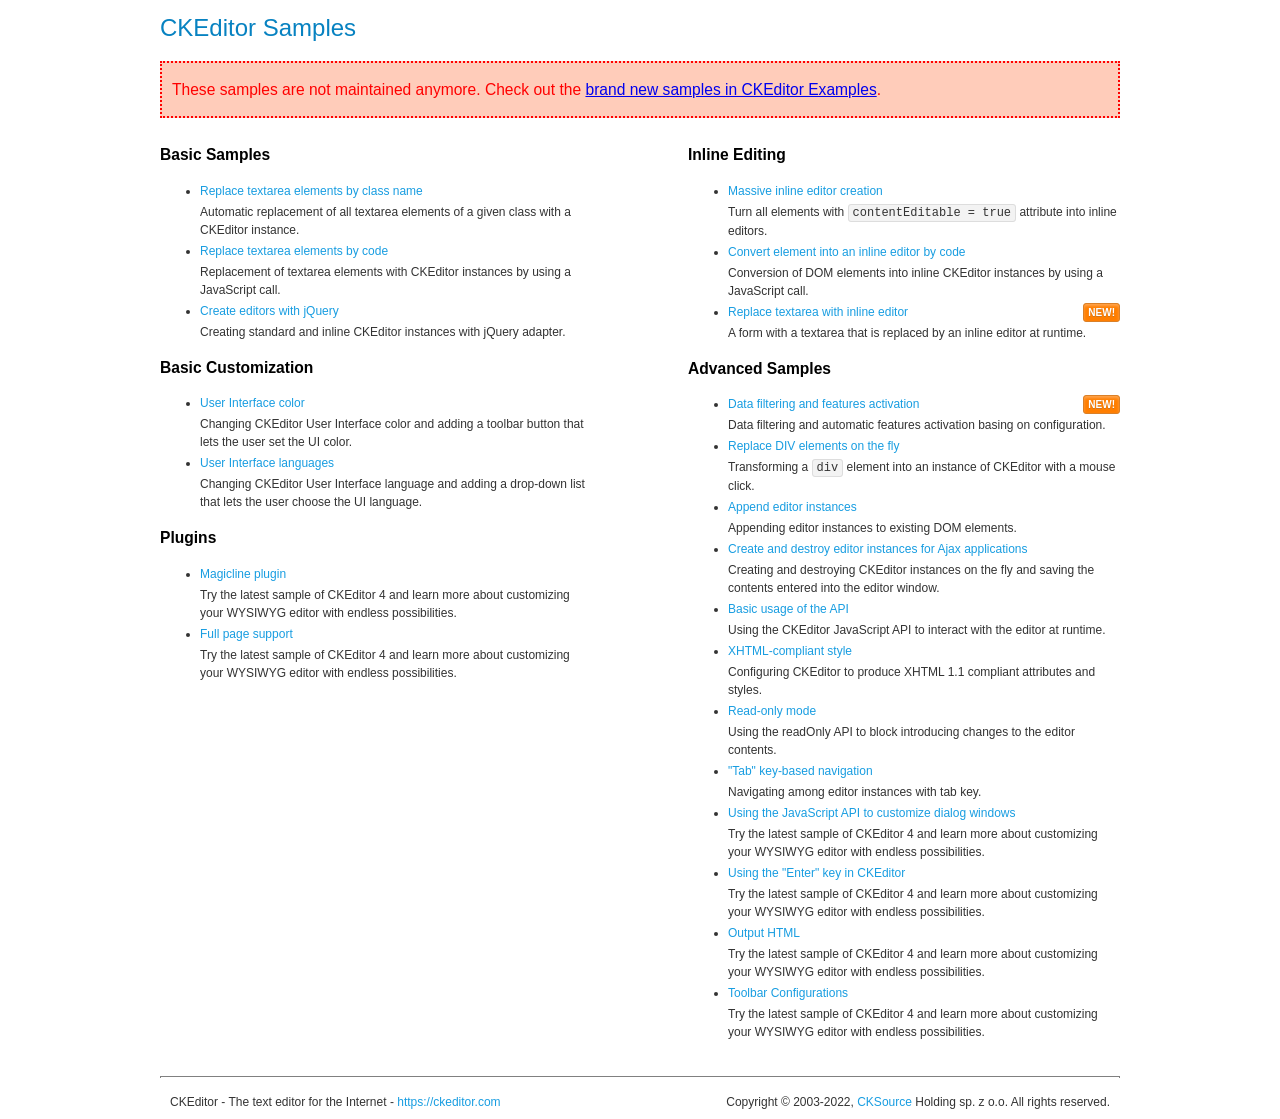
<file: src/main/webapp/resources/ckeditor/samples/old/index.html>
<!DOCTYPE html>
<!--
Copyright (c) 2003-2022, CKSource Holding sp. z o.o. All rights reserved.
For licensing, see LICENSE.md or https://ckeditor.com/legal/ckeditor-oss-license
-->
<html lang="en">
<head>
	<meta charset="utf-8">
	<title>CKEditor Samples</title>
	<link rel="stylesheet" href="sample.css">
	<meta name="description" content="Try the latest sample of CKEditor 4 and learn more about customizing your WYSIWYG editor with endless possibilities.">
</head>
<body>
	<h1 class="samples">
		CKEditor Samples
	</h1>
	<div class="warning deprecated">
		These samples are not maintained anymore. Check out the <a href="https://ckeditor.com/docs/ckeditor4/latest/examples/index.html">brand new samples in CKEditor Examples</a>.
	</div>
	<div class="twoColumns">
		<div class="twoColumnsLeft">
			<h2 class="samples">
				Basic Samples
			</h2>
			<dl class="samples">
				<dt><a class="samples" href="replacebyclass.html">Replace textarea elements by class name</a></dt>
				<dd>Automatic replacement of all textarea elements of a given class with a CKEditor instance.</dd>

				<dt><a class="samples" href="replacebycode.html">Replace textarea elements by code</a></dt>
				<dd>Replacement of textarea elements with CKEditor instances by using a JavaScript call.</dd>

				<dt><a class="samples" href="jquery.html">Create editors with jQuery</a></dt>
				<dd>Creating standard and inline CKEditor instances with jQuery adapter.</dd>
			</dl>

			<h2 class="samples">
				Basic Customization
			</h2>
			<dl class="samples">
				<dt><a class="samples" href="uicolor.html">User Interface color</a></dt>
				<dd>Changing CKEditor User Interface color and adding a toolbar button that lets the user set the UI color.</dd>

				<dt><a class="samples" href="uilanguages.html">User Interface languages</a></dt>
				<dd>Changing CKEditor User Interface language and adding a drop-down list that lets the user choose the UI language.</dd>
			</dl>


			<h2 class="samples">Plugins</h2>
<dl class="samples">
<dt><a class="samples" href="magicline/magicline.html">Magicline plugin</a></dt>
<dd>Try the latest sample of CKEditor 4 and learn more about customizing your WYSIWYG editor with endless possibilities.</dd>

<dt><a class="samples" href="wysiwygarea/fullpage.html">Full page support</a></dt>
<dd>Try the latest sample of CKEditor 4 and learn more about customizing your WYSIWYG editor with endless possibilities.</dd>
</dl>
		</div>
		<div class="twoColumnsRight">
			<h2 class="samples">
				Inline Editing
			</h2>
			<dl class="samples">
				<dt><a class="samples" href="inlineall.html">Massive inline editor creation</a></dt>
				<dd>Turn all elements with <code>contentEditable = true</code> attribute into inline editors.</dd>

				<dt><a class="samples" href="inlinebycode.html">Convert element into an inline editor by code</a></dt>
				<dd>Conversion of DOM elements into inline CKEditor instances by using a JavaScript call.</dd>

				<dt><a class="samples" href="inlinetextarea.html">Replace textarea with inline editor</a> <span class="new">New!</span></dt>
				<dd>A form with a textarea that is replaced by an inline editor at runtime.</dd>

				
			</dl>

			<h2 class="samples">
				Advanced Samples
			</h2>
			<dl class="samples">
				<dt><a class="samples" href="datafiltering.html">Data filtering and features activation</a> <span class="new">New!</span></dt>
				<dd>Data filtering and automatic features activation basing on configuration.</dd>

				<dt><a class="samples" href="divreplace.html">Replace DIV elements on the fly</a></dt>
				<dd>Transforming a <code>div</code> element into an instance of CKEditor with a mouse click.</dd>

				<dt><a class="samples" href="appendto.html">Append editor instances</a></dt>
				<dd>Appending editor instances to existing DOM elements.</dd>

				<dt><a class="samples" href="ajax.html">Create and destroy editor instances for Ajax applications</a></dt>
				<dd>Creating and destroying CKEditor instances on the fly and saving the contents entered into the editor window.</dd>

				<dt><a class="samples" href="api.html">Basic usage of the API</a></dt>
				<dd>Using the CKEditor JavaScript API to interact with the editor at runtime.</dd>

				<dt><a class="samples" href="xhtmlstyle.html">XHTML-compliant style</a></dt>
				<dd>Configuring CKEditor to produce XHTML 1.1 compliant attributes and styles.</dd>

				<dt><a class="samples" href="readonly.html">Read-only mode</a></dt>
				<dd>Using the readOnly API to block introducing changes to the editor contents.</dd>

				<dt><a class="samples" href="tabindex.html">"Tab" key-based navigation</a></dt>
				<dd>Navigating among editor instances with tab key.</dd>


				
<dt><a class="samples" href="dialog/dialog.html">Using the JavaScript API to customize dialog windows</a></dt>
<dd>Try the latest sample of CKEditor 4 and learn more about customizing your WYSIWYG editor with endless possibilities.</dd>

<dt><a class="samples" href="enterkey/enterkey.html">Using the &quot;Enter&quot; key in CKEditor</a></dt>
<dd>Try the latest sample of CKEditor 4 and learn more about customizing your WYSIWYG editor with endless possibilities.</dd>

<dt><a class="samples" href="htmlwriter/outputhtml.html">Output HTML</a></dt>
<dd>Try the latest sample of CKEditor 4 and learn more about customizing your WYSIWYG editor with endless possibilities.</dd>

<dt><a class="samples" href="toolbar/toolbar.html">Toolbar Configurations</a></dt>
<dd>Try the latest sample of CKEditor 4 and learn more about customizing your WYSIWYG editor with endless possibilities.</dd>

			</dl>
		</div>
	</div>
	<div id="footer">
		<hr>
		<p>
			CKEditor - The text editor for the Internet - <a class="samples" href="https://ckeditor.com/">https://ckeditor.com</a>
		</p>
		<p id="copy">
			Copyright &copy; 2003-2022, <a class="samples" href="https://cksource.com/">CKSource</a> Holding sp. z o.o. All rights reserved.
		</p>
	</div>
</body>
</html>
</file>
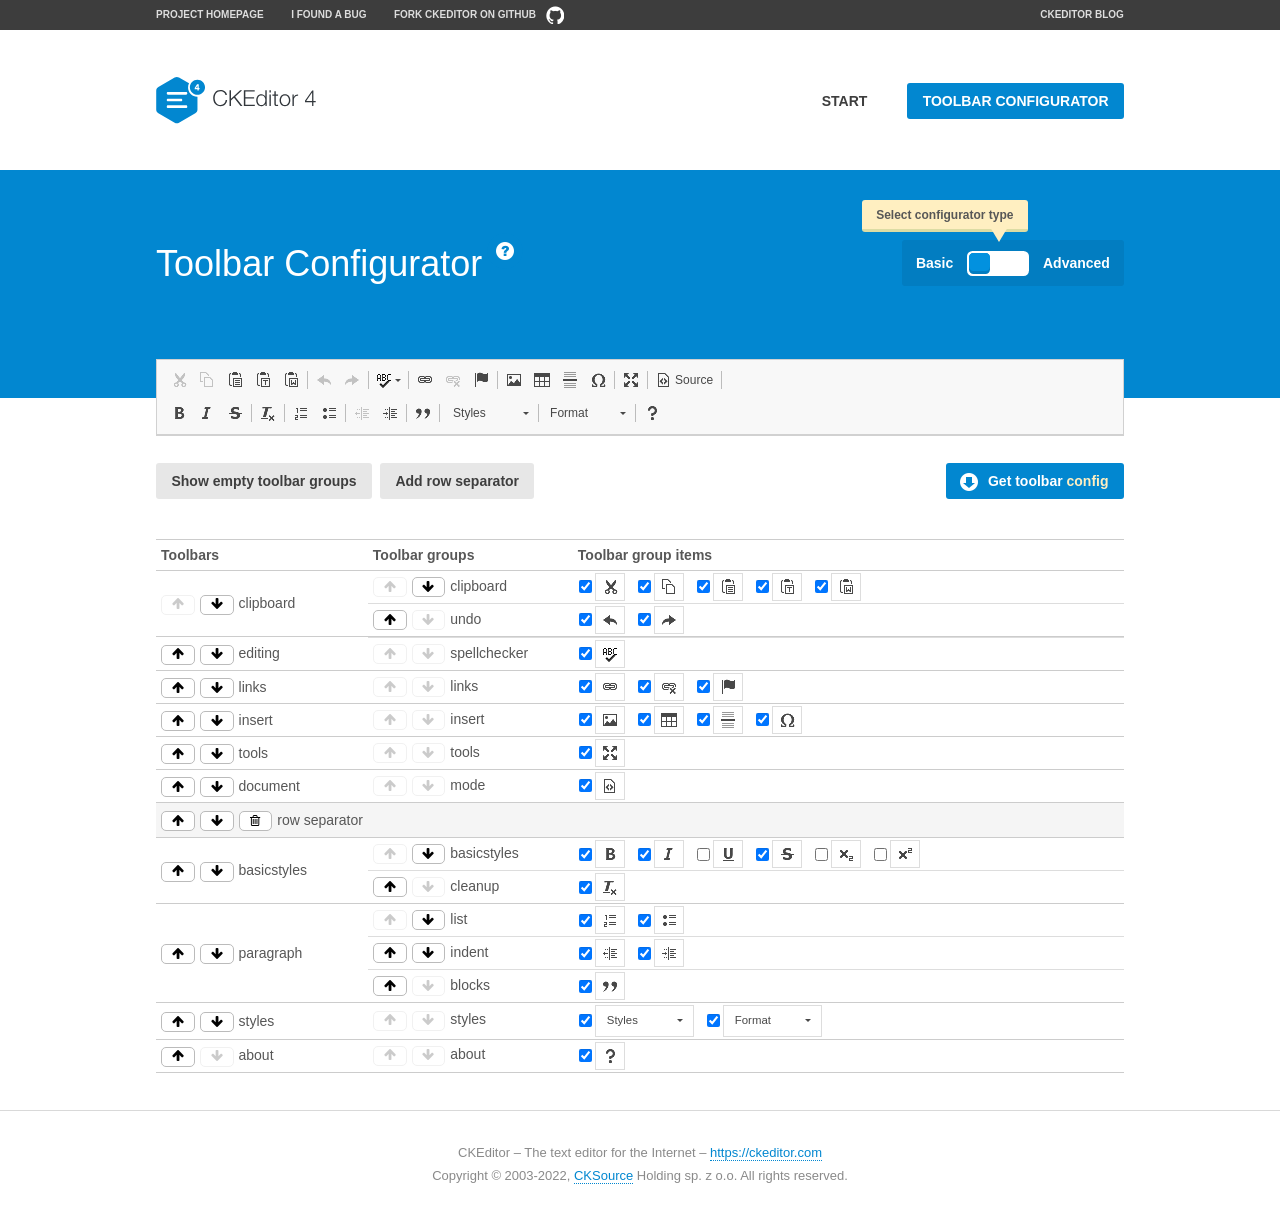
<file: src/main/webapp/resources/ckeditor/samples/toolbarconfigurator/index.html>
<!DOCTYPE html>
<!--
Copyright (c) 2003-2022, CKSource Holding sp. z o.o. All rights reserved.
For licensing, see LICENSE.md or https://ckeditor.com/legal/ckeditor-oss-license
-->
<!--[if IE 8]><html class="ie8"><![endif]-->
<!--[if gt IE 8]><html><![endif]-->
<!--[if !IE]><!--><html lang="en"><!--<![endif]-->
<head>
	<meta charset="utf-8">
	<title>Toolbar Configurator</title>
	<script src="../../ckeditor.js"></script>
	<script>
		if ( CKEDITOR.env.ie && CKEDITOR.env.version < 9 )
			CKEDITOR.tools.enableHtml5Elements( document );
	</script>
	<link rel="stylesheet" href="lib/codemirror/codemirror.css">
	<link rel="stylesheet" href="lib/codemirror/show-hint.css">
	<link rel="stylesheet" href="lib/codemirror/neo.css">
	<link rel="stylesheet" href="css/fontello.css">
	<link rel="stylesheet" href="../css/samples.css">
	<meta name="description" content="Try the latest sample of CKEditor 4 and learn more about customizing your WYSIWYG editor with endless possibilities.">
</head>
<body id="toolbar">

<nav class="navigation-a">
	<div class="grid-container">
		<ul class="navigation-a-left grid-width-70">
			<li><a href="https://ckeditor.com/ckeditor-4/">Project Homepage</a></li>
			<li><a href="https://github.com/ckeditor/ckeditor4/issues">I found a bug</a></li>
			<li><a href="https://github.com/ckeditor/ckeditor4" class="icon-pos-right icon-navigation-a-github">Fork CKEditor on GitHub</a></li>
		</ul>
		<ul class="navigation-a-right grid-width-30">
			<li><a href="https://ckeditor.com/blog/">CKEditor Blog</a></li>
		</ul>
	</div>
</nav>

<header class="header-a">
	<div class="grid-container">
		<h1 class="header-a-logo grid-width-30">
			<a href="../index.html"><img src="../img/logo.svg" onerror="this.src='../img/logo.png'; this.onerror=null;" alt="CKEditor Logo"></a>
		</h1>
		<nav class="navigation-b grid-width-70">
			<ul>
				<li><a href="../index.html"  class="button-a">Start</a></li>
				<li><a href="index.html"  class="button-a button-a-background">Toolbar configurator</a></li>
			</ul>
		</nav>
	</div>
</header>

<main>
	<div class="adjoined-top">
		<div class="grid-container">
			<div class="content grid-width-100">
				<div class="grid-container-nested">
					<h1 class="grid-width-60">
						Toolbar Configurator
						<a href="#help-content" type="button" title="Configurator help" id="help" class="button-a button-a-background button-a-no-text icon-pos-left icon-question-mark">Help</a>
					</h1>

					<div class="grid-width-40 grid-switch-magic">
						<div class="switch">
							<span class="balloon-a balloon-a-se">Select configurator type</span>
							<input type="radio" name="radio" data-num="1" id="radio-basic" />
							<input type="radio" name="radio" data-num="2" id="radio-advanced" />
							<label data-for="1" for="radio-basic">Basic</label>
							<span class="switch-inner">
								<span class="handler"></span>
							</span>
							<label data-for="2" for="radio-advanced">Advanced</label>
						</div>
					</div>
				</div>
			</div>
		</div>
	</div>
	<div class="adjoined-bottom">
		<div class="grid-container">
			<div class="grid-width-100">
				<div class="editors-container">
					<div id="editor-basic"></div>
					<div id="editor-advanced"></div>
				</div>
			</div>
		</div>
	</div>

	<div class="grid-container configurator">
		<div class="content grid-width-100">
			<div class="configurator">
				<div>
					<div id="toolbarModifierWrapper"></div>
				</div>
			</div>
		</div>
	</div>

	<div id="help-content">
		<div class="grid-container">
			<div class="grid-width-100">
				<h2>What Am I Doing Here?</h2>

				<div class="grid-container grid-container-nested">
					<div class="basic">
						<div class="grid-width-50">
							<p>Arrange <a href="https://ckeditor.com/docs/ckeditor4/latest/api/CKEDITOR_config.html#cfg-toolbarGroups">toolbar groups</a>, toggle <a href="https://ckeditor.com/docs/ckeditor4/latest/api/CKEDITOR_config.html#cfg-removeButtons">button visibility</a> according to your needs and get your toolbar configuration.</p>
							<p>You can replace the content of the <a href="../../config.js"><code>config.js</code></a> file with the generated configuration. If you already set some configuration options you will need to merge both configurations.</p>
						</div>
						<div class="grid-width-50">
							<p>Read more about different ways of <a href="https://ckeditor.com/docs/ckeditor4/latest/guide/dev_configuration.html">setting configuration</a> and do not forget about <strong>clearing browser cache</strong>.</p>
							<p>Arranging toolbar groups is the recommended way of configuring the toolbar, but if you need more freedom you can use the <a href="#advanced">advanced configurator</a>.</p>
						</div>
					</div>
					<div class="advanced" style="display: none;">
						<div class="grid-width-50">
							<p>With this code editor you can edit your <a href="https://ckeditor.com/docs/ckeditor4/latest/api/CKEDITOR_config.html#cfg-toolbar">toolbar configuration</a> live.</p>
							<p>You can replace the content of the <a href="../../config.js"><code>config.js</code></a> file with the generated configuration. If you already set some configuration options you will need to merge both configurations.</p>
						</div>
						<div class="grid-width-50">
							<p>Read more about different ways of <a href="https://ckeditor.com/docs/ckeditor4/latest/guide/dev_configuration.html">setting configuration</a> and do not forget about <strong>clearing browser cache</strong>.</p>
						</div>
					</div>
				</div>

				<p class="grid-container grid-container-nested">
					<button type="button" class="help-content-close grid-width-100 button-a button-a-background">Got it. Let's play!</button>
				</p>
			</div>
		</div>
	</div>
</main>

<footer class="footer-a grid-container">
	<p class="grid-width-100">
		CKEditor &ndash; The text editor for the Internet &ndash; <a class="samples" href="https://ckeditor.com/">https://ckeditor.com</a>
	</p>
	<p class="grid-width-100" id="copy">
		Copyright &copy; 2003-2022, <a class="samples" href="https://cksource.com/">CKSource</a> Holding sp. z o.o. All rights reserved.
	</p>
</footer>

<script src="lib/codemirror/codemirror.js"></script>
<script src="lib/codemirror/javascript.js"></script>
<script src="lib/codemirror/show-hint.js"></script>

<script src="js/fulltoolbareditor.js"></script>
<script src="js/abstracttoolbarmodifier.js"></script>
<script src="js/toolbarmodifier.js"></script>
<script src="js/toolbartextmodifier.js"></script>
<script src="../js/sf.js"></script>

<script>
	( function() {
		'use strict';

		var mode = ( window.location.hash.substr( 1 ) === 'advanced' ) ? 'advanced' : 'basic',
			configuratorSection = CKEDITOR.document.findOne( 'main > .grid-container.configurator' ),
			basicInstruction = CKEDITOR.document.findOne( '#help-content .basic' ),
			advancedInstruction = CKEDITOR.document.findOne( '#help-content .advanced' ),

			// Configurator mode switcher.
			modeSwitchBasic = CKEDITOR.document.getById( 'radio-basic' ),
			modeSwitchAdvanced = CKEDITOR.document.getById( 'radio-advanced' );

		// Initial setup
		function updateSwitcher() {
			if ( mode === 'advanced' ) {
				modeSwitchAdvanced.$.checked = true;
			} else {
				modeSwitchBasic.$.checked = true;
			}
		}

		updateSwitcher();

		CKEDITOR.document.getWindow().on( 'hashchange', function( e ) {
			var hash = window.location.hash.substr( 1 );
			if ( !( hash === 'advanced' || hash === 'basic' ) ) {
				return;
			}
			mode = hash;
			onToolbarsDone( mode );
		} );

		CKEDITOR.document.getWindow().on( 'resize', function() {
			updateToolbar( ( mode === 'basic' ? toolbarModifier : toolbarTextModifier )[ 'editorInstance' ] );
		} );

		function onRefresh( modifier ) {
			modifier = modifier || this;

			if ( mode === 'basic' && modifier instanceof ToolbarConfigurator.ToolbarTextModifier ) {
				return;
			}

			// CodeMirror container becomes visible, so we need to refresh and to avoid rendering problems.
			if ( mode === 'advanced' && modifier instanceof ToolbarConfigurator.ToolbarTextModifier ) {
				modifier.codeContainer.refresh();
			}

			updateToolbar( modifier.editorInstance );
		}

		function updateToolbar( editor ) {
			var editorContainer = editor.container;

			// Not always editor is loaded.
			if ( !editorContainer ) {
				return;
			}

			var displayStyle = editorContainer.getStyle( 'display' );

			editorContainer.setStyle( 'display', 'block' );

			var newHeight = editorContainer.getSize( 'height' );

			var newMarginTop = parseInt( editorContainer.getComputedStyle( 'margin-top' ), 10 );
			newMarginTop = ( isNaN( newMarginTop ) ? 0 : Number( newMarginTop ) );

			var newMarginBottom = parseInt( editorContainer.getComputedStyle( 'margin-bottom' ), 10 );
			newMarginBottom = ( isNaN( newMarginBottom ) ? 0 : Number( newMarginBottom ) );

			var result = newHeight + newMarginTop + newMarginBottom;

			editorContainer.setStyle( 'display', displayStyle );

			editor.container.getAscendant( 'div' ).setStyle( 'height', result + 'px' );
		}

		var toolbarModifier = new ToolbarConfigurator.ToolbarModifier( 'editor-basic' );

		var done = 0;
		toolbarModifier.init( onToolbarInit );
		toolbarModifier.onRefresh = onRefresh;

		CKEDITOR.document.getById( 'toolbarModifierWrapper' ).append( toolbarModifier.mainContainer );

		var toolbarTextModifier = new ToolbarConfigurator.ToolbarTextModifier( 'editor-advanced' );
		toolbarTextModifier.init( onToolbarInit );
		toolbarTextModifier.onRefresh = onRefresh;

		function onToolbarInit() {
			if ( ++done === 2 ) {
				onToolbarsDone();

				positionSticky.watch( CKEDITOR.document.findOne( '.toolbar' ), function() {
					return mode === 'advanced';
				} );
			}
		}

		function onToolbarsDone() {
			if ( mode === 'basic' ) {
				toggleModeBasic( false );
			} else {
				toggleModeAdvanced( false );
			}

			updateSwitcher();

			setTimeout( function() {
				CKEDITOR.document.findOne( '.editors-container' ).addClass( 'active' );
				CKEDITOR.document.findOne( '#toolbarModifierWrapper' ).addClass( 'active' );
			}, 200 );
		}

		CKEDITOR.document.getById( 'toolbarModifierWrapper' ).append( toolbarTextModifier.mainContainer );

		function toogleModeSwitch( onElement, offElement, onModifier, offModifier ) {
			onElement.addClass( 'fancy-button-active' );
			offElement.removeClass( 'fancy-button-active' );

			onModifier.showUI();
			offModifier.hideUI();
		}

		function toggleModeBasic( callOnRefresh ) {
			callOnRefresh = ( callOnRefresh !== false );
			mode = 'basic';
			window.location.hash = '#basic';
			toogleModeSwitch( modeSwitchBasic, modeSwitchAdvanced, toolbarModifier, toolbarTextModifier );

			configuratorSection.removeClass( 'freed-width' );
			basicInstruction.show();
			advancedInstruction.hide();

			callOnRefresh && onRefresh( toolbarModifier );
		}

		function toggleModeAdvanced( callOnRefresh ) {
			callOnRefresh = ( callOnRefresh !== false );
			mode = 'advanced';
			window.location.hash = '#advanced';
			toogleModeSwitch( modeSwitchAdvanced, modeSwitchBasic, toolbarTextModifier, toolbarModifier );

			configuratorSection.addClass( 'freed-width' );
			advancedInstruction.show();
			basicInstruction.hide();

			callOnRefresh && onRefresh( toolbarTextModifier );
		}

		modeSwitchBasic.on( 'click', toggleModeBasic );
		modeSwitchAdvanced.on( 'click', toggleModeAdvanced );

		//
		// Position:sticky for the toolbar.
		//

		// Will make elements behave like they were styled with position:sticky.
		var positionSticky = {
			// Store object: {
			// 		element: CKEDITOR.dom.element, // Element which will float.
			// 		placeholder: CKEDITOR.dom.element, // Placeholder which is place to prevent page bounce.
			// 		isFixed: boolean // Whether element float now.
			// }
			watched: [],

			active: [],

			staticContainer: null,

			init: function() {
				var element = CKEDITOR.dom.element.createFromHtml(
					'<div class="staticContainer">' +
						'<div class="grid-container" >' +
							'<div class="grid-width-100">' +
								'<div class="inner"></div>' +
							'</div>' +
						'</div>' +
					'</div>' );

				this.staticContainer = element.findOne( '.inner' );

				CKEDITOR.document.getBody().append( element );
			},

			watch: function( element, preventFunc ) {
				this.watched.push( {
					element: element,
					placeholder: new CKEDITOR.dom.element( 'div' ),
					isFixed: false,
					preventFunc: preventFunc
				} );
			},

			checkAll: function() {
				for ( var i = 0; i < this.watched.length; i++ ) {
					this.check( this.watched[ i ] );
				}
			},

			check: function( element ) {
				var isFixed = element.isFixed;
				var shouldBeFixed = this.shouldBeFixed( element );

				// Nothing to be done.
				if ( isFixed === shouldBeFixed ) {
					return;
				}

				var placeholder = element.placeholder;

				if ( isFixed ) {
					// Unfixing.

					element.element.insertBefore( placeholder );
					placeholder.remove();

					element.element.removeStyle( 'margin' );

					this.active.splice( CKEDITOR.tools.indexOf( this.active, element ), 1 );

				} else {
					// Fixing.
					placeholder.setStyle( 'width', element.element.getSize( 'width' ) + 'px' );
					placeholder.setStyle( 'height', element.element.getSize( 'height' ) + 'px' );
					placeholder.setStyle( 'margin-bottom', element.element.getComputedStyle( 'margin-bottom' ) );
					placeholder.setStyle( 'display', element.element.getComputedStyle( 'display' ) );
					placeholder.insertAfter( element.element );

					this.staticContainer.append( element.element );

					this.active.push( element );
				}

				element.isFixed = !element.isFixed;
			},

			shouldBeFixed: function( element ) {
				if ( element.preventFunc && element.preventFunc() ) {
					return false;
				}

				// If element is already fixed we are checking it's placeholder.
				var related = ( element.isFixed ? element.placeholder : element.element ),
					clientRect = related.$.getBoundingClientRect(),
					staticHeight = this.staticContainer.getSize('height' ),
					elemHeight = element.element.getSize( 'height' );

				if ( element.isFixed ) {
					return ( clientRect.top + elemHeight < staticHeight );
				} else {
					return ( clientRect.top < staticHeight );
				}
			}
		};

		positionSticky.init();

		CKEDITOR.document.getWindow().on( 'scroll',
			CKEDITOR.tools.eventsBuffer( 100, positionSticky.checkAll, positionSticky ).input
		);

		// Make the toolbar sticky.
		positionSticky.watch( CKEDITOR.document.findOne( '.editors-container' ) );

		// Help button and help-content.
		( function() {
			var helpButton = CKEDITOR.document.getById( 'help' ),
				helpContent = CKEDITOR.document.getById( 'help-content' );

			// Don't show help button on IE8 because it's unsupported by Pico Modal.
			if ( CKEDITOR.env.ie && CKEDITOR.env.version == 8 ) {
				helpButton.hide();
			} else {
				// Display help modal when the button is clicked.
				helpButton.on( 'click', function( evt ) {
					SF.modal( {
						// Clone modal content from DOM.
						content: helpContent.getHtml(),

						afterCreate: function( modal ) {
							// Enable modal content button to close the modal.
							new CKEDITOR.dom.element( modal.modalElem() ).findOne( '.help-content-close' ).once( 'click', modal.close );
						}
					} ).show();
				} );
			}
		} )();
	} )();
</script>
</body>
</html>
</file>
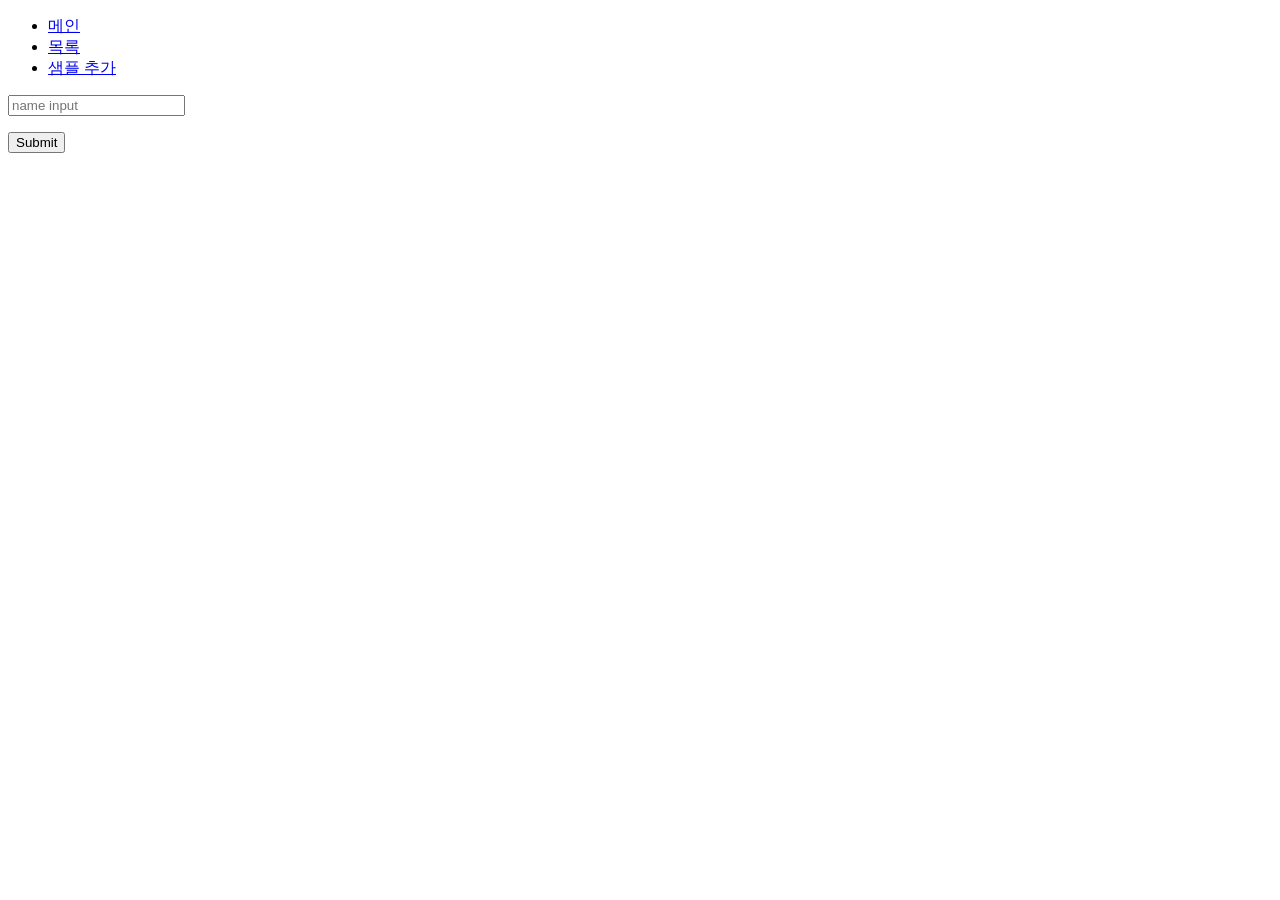
<file: src/main/webapp/resources/upload/sampleForm.html>
<!DOCTYPE html>
<html lang="en">
<head>
    <meta charset="UTF-8">
    <meta name="viewport" content="width=device-width, initial-scale=1.0">
    <title>Add Sample</title>
</head>
<body>
    <ul>
        <li><a href="/">메인</a></li>
        <li><a href="/list">목록</a></li>
        <li><a href="/addSample">샘플 추가</a></li>
    </ul>
    <form action="/addSamplePro" method="post">
        <p><input type="hidden" name="no" placeholder="no hidden"></p>
        <p><input type="text" name="name" placeholder="name input"></p>
        <p><input type="submit"></p>
    </form>
</body>
</html>
</file>
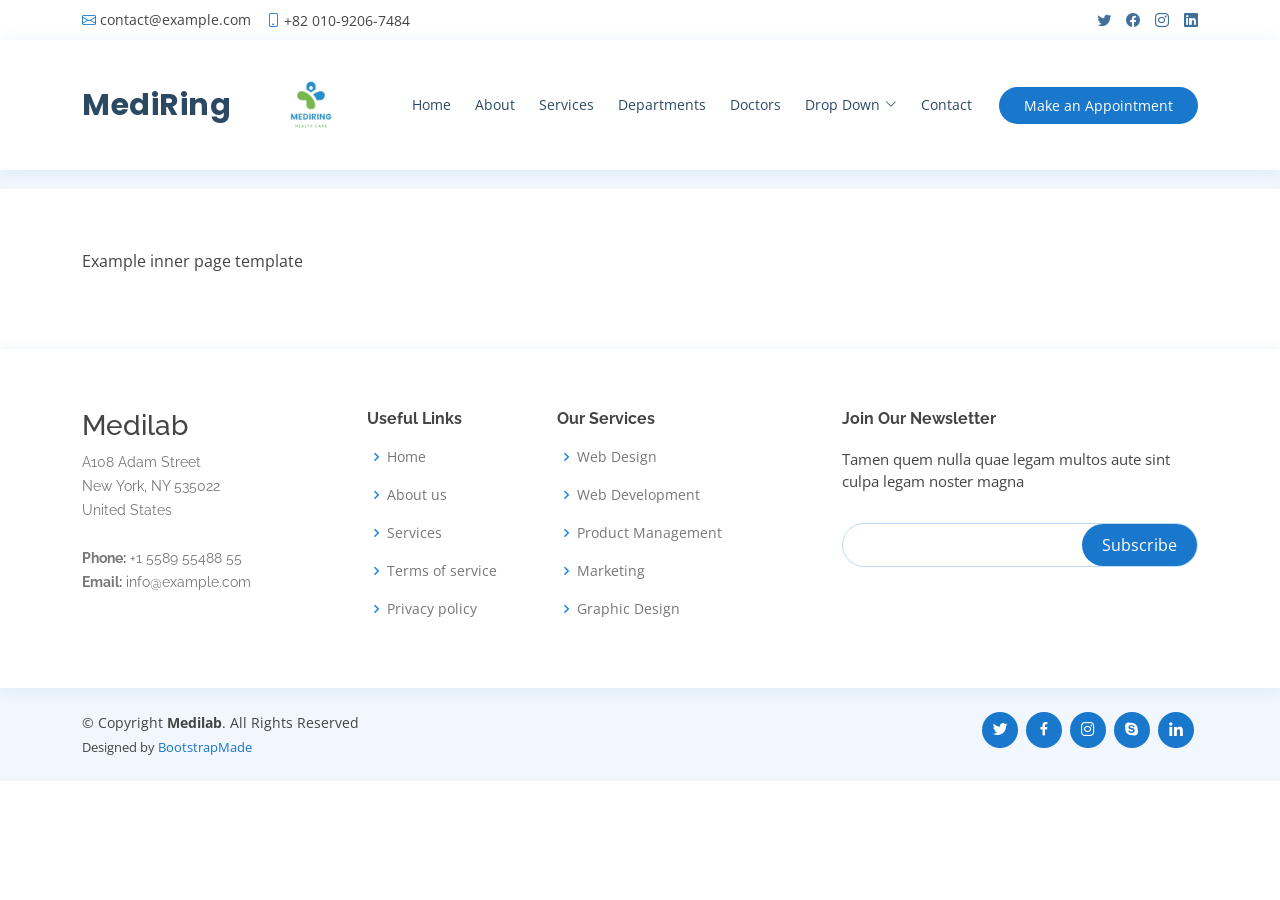
<file: src/main/webapp/WEB-INF/views/MediRing/inner-page.html>
<!DOCTYPE html>
<html lang="en">

<head>
    <meta charset="utf-8">
    <meta content="width=device-width, initial-scale=1.0" name="viewport">

    <title>MediRing</title>
    <meta content="" name="description">
    <meta content="" name="keywords">

    <!-- Favicons -->
    <link href="assets/img/favicon.png" rel="icon">
    <link href="assets/img/apple-touch-icon.png" rel="apple-touch-icon">

    <!-- Google Fonts -->
    <link href="https://fonts.googleapis.com/css?family=Open+Sans:300,300i,400,400i,600,600i,700,700i|Raleway:300,300i,400,400i,500,500i,600,600i,700,700i|Poppins:300,300i,400,400i,500,500i,600,600i,700,700i" rel="stylesheet">

    <!-- Vendor CSS Files -->
    <link href="assets/vendor/fontawesome-free/css/all.min.css" rel="stylesheet">
    <link href="assets/vendor/animate.css/animate.min.css" rel="stylesheet">
    <link href="assets/vendor/bootstrap/css/bootstrap.min.css" rel="stylesheet">
    <link href="assets/vendor/bootstrap-icons/bootstrap-icons.css" rel="stylesheet">
    <link href="assets/vendor/boxicons/css/boxicons.min.css" rel="stylesheet">
    <link href="assets/vendor/glightbox/css/glightbox.min.css" rel="stylesheet">
    <link href="assets/vendor/remixicon/remixicon.css" rel="stylesheet">
    <link href="assets/vendor/swiper/swiper-bundle.min.css" rel="stylesheet">

    <!-- Template Main CSS File -->
    <link href="assets/css/style.css" rel="stylesheet">

</head>

<body>

    <!-- ======= Top Bar ======= -->
    <div id="topbar" class="d-flex align-items-center fixed-top">
        <div class="container d-flex justify-content-between">
            <div class="contact-info d-flex align-items-center">
                <i class="bi bi-envelope"></i> <a href="mailto:contact@example.com">contact@example.com</a>
                <i class="bi bi-phone"></i> +82 010-9206-7484
            </div>
            <div class="d-none d-lg-flex social-links align-items-center">
                <a href="#" class="twitter"><i class="bi bi-twitter"></i></a>
                <a href="#" class="facebook"><i class="bi bi-facebook"></i></a>
                <a href="#" class="instagram"><i class="bi bi-instagram"></i></a>
                <a href="#" class="linkedin"><i class="bi bi-linkedin"></i></i></a>
            </div>
        </div>
    </div>

    <!-- ======= Header ======= -->
    <header id="header" class="fixed-top">
        <div class="container d-flex align-items-center">

            <h1 class="logo me-auto"><a href="index.html">MediRing</a></h1>
            <a href="index.html" class="logo me-auto"><img src="assets/img/logo_1.png" alt="" class="img-fluid"></a>

            <nav id="navbar" class="navbar order-last order-lg-0">
                <ul>
                    <li><a class="nav-link scrollto " href="#hero">Home</a></li>
                    <li><a class="nav-link scrollto" href="#about">About</a></li>
                    <li><a class="nav-link scrollto" href="#services">Services</a></li>
                    <li><a class="nav-link scrollto" href="#departments">Departments</a></li>
                    <li><a class="nav-link scrollto" href="#doctors">Doctors</a></li>
                    <li class="dropdown"><a href="#"><span>Drop Down</span> <i class="bi bi-chevron-down"></i></a>
                        <ul>
                            <li><a href="#">Drop Down 1</a></li>
                            <li class="dropdown"><a href="#"><span>Deep Drop Down</span> <i class="bi bi-chevron-right"></i></a>
                                <ul>
                                    <li><a href="#">Deep Drop Down 1</a></li>
                                    <li><a href="#">Deep Drop Down 2</a></li>
                                    <li><a href="#">Deep Drop Down 3</a></li>
                                    <li><a href="#">Deep Drop Down 4</a></li>
                                    <li><a href="#">Deep Drop Down 5</a></li>
                                </ul>
                            </li>
                            <li><a href="#">Drop Down 2</a></li>
                            <li><a href="#">Drop Down 3</a></li>
                            <li><a href="#">Drop Down 4</a></li>
                        </ul>
                    </li>
                    <li><a class="nav-link scrollto" href="#contact">Contact</a></li>
                </ul>
                <i class="bi bi-list mobile-nav-toggle"></i>
            </nav>
            <!-- .navbar -->

            <a href="#appointment" class="appointment-btn scrollto"><span class="d-none d-md-inline">Make an</span> Appointment</a>

        </div>
    </header>
    <!-- End Header -->

    <main id="main">

        <!-- ======= Breadcrumbs Section ======= -->
        <section class="breadcrumbs">
            <div class="container">

                <div class="d-flex justify-content-between align-items-center">
                    <h2>Inner Page</h2>
                    <ol>
                        <li><a href="index.html">Home</a></li>
                        <li>Inner Page</li>
                    </ol>
                </div>

            </div>
        </section>
        <!-- End Breadcrumbs Section -->

        <section class="inner-page">
            <div class="container">
                <p>
                    Example inner page template
                </p>
            </div>
        </section>

    </main>
    <!-- End #main -->

    <!-- ======= Footer ======= -->
    <footer id="footer">

        <div class="footer-top">
            <div class="container">
                <div class="row">

                    <div class="col-lg-3 col-md-6 footer-contact">
                        <h3>Medilab</h3>
                        <p>
                            A108 Adam Street <br> New York, NY 535022<br> United States <br><br>
                            <strong>Phone:</strong> +1 5589 55488 55<br>
                            <strong>Email:</strong> info@example.com<br>
                        </p>
                    </div>

                    <div class="col-lg-2 col-md-6 footer-links">
                        <h4>Useful Links</h4>
                        <ul>
                            <li><i class="bx bx-chevron-right"></i> <a href="#">Home</a></li>
                            <li><i class="bx bx-chevron-right"></i> <a href="#">About us</a></li>
                            <li><i class="bx bx-chevron-right"></i> <a href="#">Services</a></li>
                            <li><i class="bx bx-chevron-right"></i> <a href="#">Terms of service</a></li>
                            <li><i class="bx bx-chevron-right"></i> <a href="#">Privacy policy</a></li>
                        </ul>
                    </div>

                    <div class="col-lg-3 col-md-6 footer-links">
                        <h4>Our Services</h4>
                        <ul>
                            <li><i class="bx bx-chevron-right"></i> <a href="#">Web Design</a></li>
                            <li><i class="bx bx-chevron-right"></i> <a href="#">Web Development</a></li>
                            <li><i class="bx bx-chevron-right"></i> <a href="#">Product Management</a></li>
                            <li><i class="bx bx-chevron-right"></i> <a href="#">Marketing</a></li>
                            <li><i class="bx bx-chevron-right"></i> <a href="#">Graphic Design</a></li>
                        </ul>
                    </div>

                    <div class="col-lg-4 col-md-6 footer-newsletter">
                        <h4>Join Our Newsletter</h4>
                        <p>Tamen quem nulla quae legam multos aute sint culpa legam noster magna</p>
                        <form action="" method="post">
                            <input type="email" name="email"><input type="submit" value="Subscribe">
                        </form>
                    </div>

                </div>
            </div>
        </div>

        <div class="container d-md-flex py-4">

            <div class="me-md-auto text-center text-md-start">
                <div class="copyright">
                    &copy; Copyright <strong><span>Medilab</span></strong>. All Rights Reserved
                </div>
                <div class="credits">
                    <!-- All the links in the footer should remain intact. -->
                    <!-- You can delete the links only if you purchased the pro version. -->
                    <!-- Licensing information: https://bootstrapmade.com/license/ -->
                    <!-- Purchase the pro version with working PHP/AJAX contact form: https://bootstrapmade.com/medilab-free-medical-bootstrap-theme/ -->
                    Designed by <a href="https://bootstrapmade.com/">BootstrapMade</a>
                </div>
            </div>
            <div class="social-links text-center text-md-right pt-3 pt-md-0">
                <a href="#" class="twitter"><i class="bx bxl-twitter"></i></a>
                <a href="#" class="facebook"><i class="bx bxl-facebook"></i></a>
                <a href="#" class="instagram"><i class="bx bxl-instagram"></i></a>
                <a href="#" class="google-plus"><i class="bx bxl-skype"></i></a>
                <a href="#" class="linkedin"><i class="bx bxl-linkedin"></i></a>
            </div>
        </div>
    </footer>
    <!-- End Footer -->

    <div id="preloader"></div>
    <a href="#" class="back-to-top d-flex align-items-center justify-content-center"><i class="bi bi-arrow-up-short"></i></a>

    <!-- Vendor JS Files -->
    <script src="assets/vendor/purecounter/purecounter.js"></script>
    <script src="assets/vendor/bootstrap/js/bootstrap.bundle.min.js"></script>
    <script src="assets/vendor/glightbox/js/glightbox.min.js"></script>
    <script src="assets/vendor/swiper/swiper-bundle.min.js"></script>
    <script src="assets/vendor/php-email-form/validate.js"></script>

    <!-- Template Main JS File -->
    <script src="assets/js/main.js"></script>

</body>

</html>
</file>
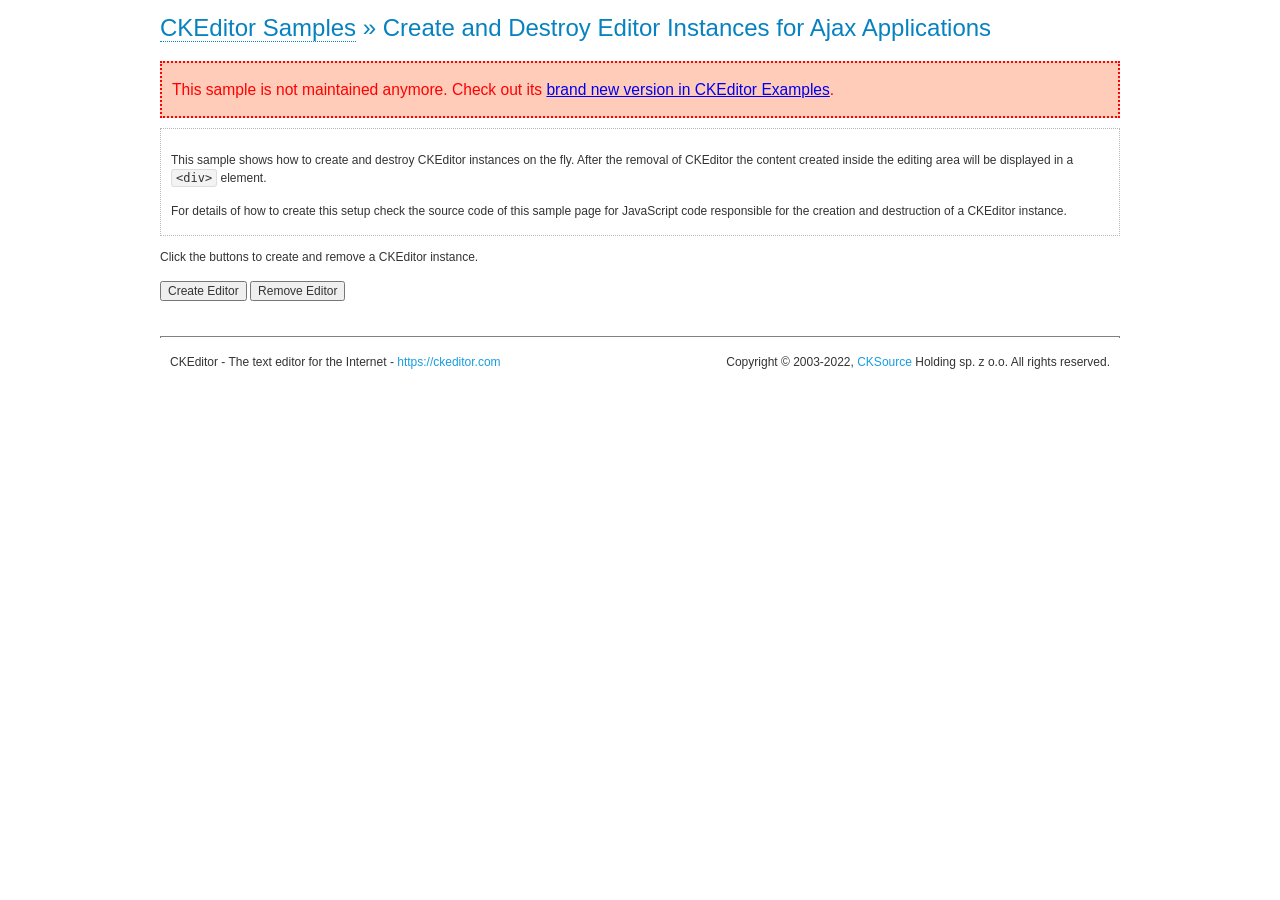
<file: src/main/webapp/resources/ckeditor/samples/old/ajax.html>
<!DOCTYPE html>
<!--
Copyright (c) 2003-2022, CKSource Holding sp. z o.o. All rights reserved.
For licensing, see LICENSE.md or https://ckeditor.com/legal/ckeditor-oss-license
-->
<html lang="en">
<head>
	<meta charset="utf-8">
	<title>Ajax &mdash; CKEditor Sample</title>
	<script src="../../ckeditor.js"></script>
	<link rel="stylesheet" href="sample.css">
	<meta name="description" content="Try the latest sample of CKEditor 4 and learn more about customizing your WYSIWYG editor with endless possibilities.">
	<script>

		var editor, html = '';

		function createEditor() {
			if ( editor )
				return;

			// Create a new editor inside the <div id="editor">, setting its value to html
			var config = {};
			editor = CKEDITOR.appendTo( 'editor', config, html );
		}

		function removeEditor() {
			if ( !editor )
				return;

			// Retrieve the editor contents. In an Ajax application, this data would be
			// sent to the server or used in any other way.
			document.getElementById( 'editorcontents' ).innerHTML = html = editor.getData();
			document.getElementById( 'contents' ).style.display = '';

			// Destroy the editor.
			editor.destroy();
			editor = null;
		}

	</script>
</head>
<body>
	<h1 class="samples">
		<a href="index.html">CKEditor Samples</a> &raquo; Create and Destroy Editor Instances for Ajax Applications
	</h1>
	<div class="warning deprecated">
		This sample is not maintained anymore. Check out its <a href="https://ckeditor.com/docs/ckeditor4/latest/examples/saveajax.html">brand new version in CKEditor Examples</a>.
	</div>
	<div class="description">
		<p>
			This sample shows how to create and destroy CKEditor instances on the fly. After the removal of CKEditor the content created inside the editing
			area will be displayed in a <code>&lt;div&gt;</code> element.
		</p>
		<p>
			For details of how to create this setup check the source code of this sample page
			for JavaScript code responsible for the creation and destruction of a CKEditor instance.
		</p>
	</div>
	<p>Click the buttons to create and remove a CKEditor instance.</p>
	<p>
		<input onclick="createEditor();" type="button" value="Create Editor">
		<input onclick="removeEditor();" type="button" value="Remove Editor">
	</p>
	<!-- This div will hold the editor. -->
	<div id="editor">
	</div>
	<div id="contents" style="display: none">
		<p>
			Edited Contents:
		</p>
		<!-- This div will be used to display the editor contents. -->
		<div id="editorcontents">
		</div>
	</div>
	<div id="footer">
		<hr>
		<p>
			CKEditor - The text editor for the Internet - <a class="samples" href="https://ckeditor.com/">https://ckeditor.com</a>
		</p>
		<p id="copy">
			Copyright &copy; 2003-2022, <a class="samples" href="https://cksource.com/">CKSource</a> Holding sp. z o.o. All rights reserved.
		</p>
	</div>
</body>
</html>
</file>
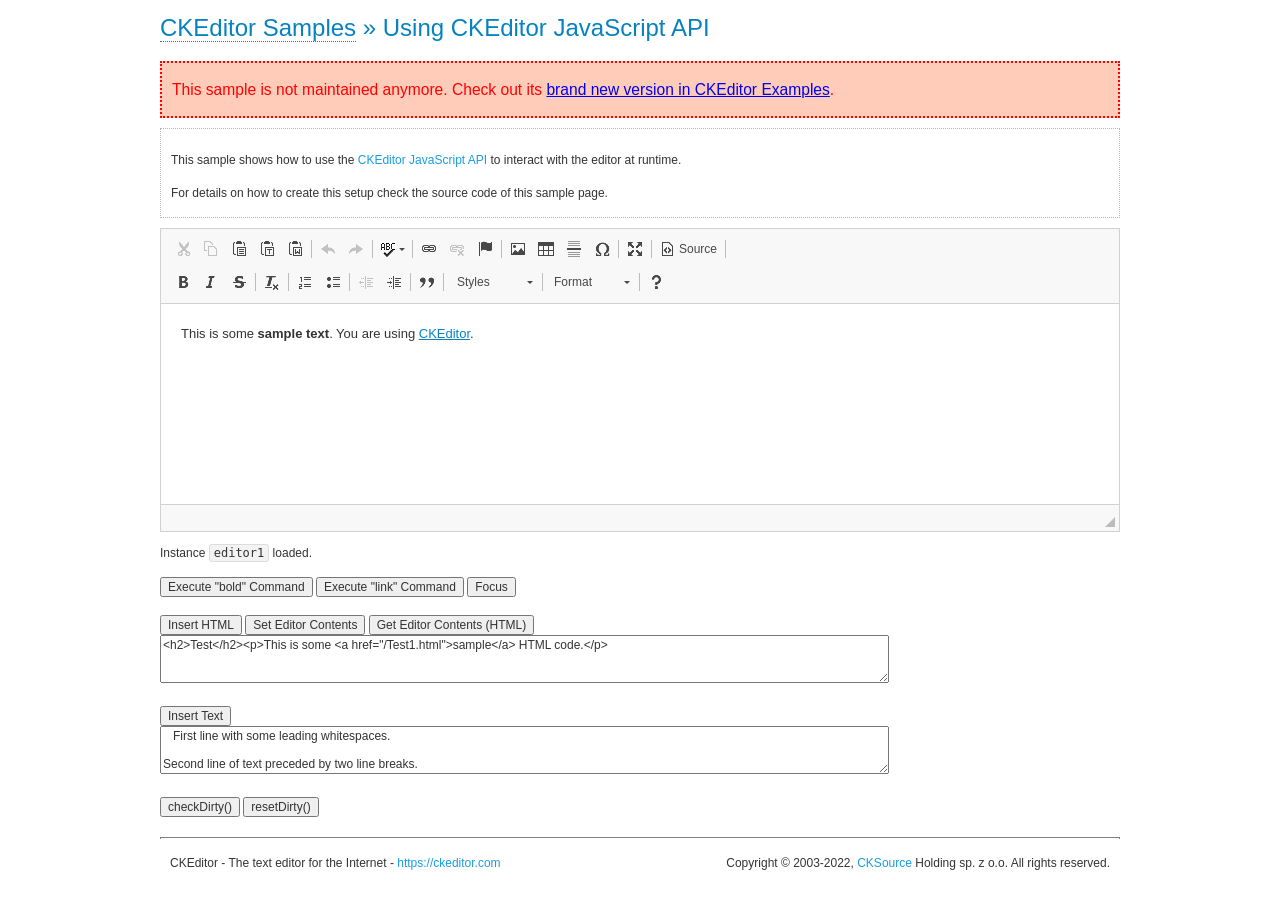
<file: src/main/webapp/resources/ckeditor/samples/old/api.html>
<!DOCTYPE html>
<!--
Copyright (c) 2003-2022, CKSource Holding sp. z o.o. All rights reserved.
For licensing, see LICENSE.md or https://ckeditor.com/legal/ckeditor-oss-license
-->
<html lang="en">
<head>
	<meta charset="utf-8">
	<title>API Usage &mdash; CKEditor Sample</title>
	<script src="../../ckeditor.js"></script>
	<link href="sample.css" rel="stylesheet">
	<meta name="description" content="Try the latest sample of CKEditor 4 and learn more about customizing your WYSIWYG editor with endless possibilities.">
	<script>

// The instanceReady event is fired, when an instance of CKEditor has finished
// its initialization.
CKEDITOR.on( 'instanceReady', function( ev ) {
	// Show the editor name and description in the browser status bar.
	document.getElementById( 'eMessage' ).innerHTML = 'Instance <code>' + ev.editor.name + '<\/code> loaded.';

	// Show this sample buttons.
	document.getElementById( 'eButtons' ).style.display = 'block';
});

function InsertHTML() {
	// Get the editor instance that we want to interact with.
	var editor = CKEDITOR.instances.editor1;
	var value = document.getElementById( 'htmlArea' ).value;

	// Check the active editing mode.
	if ( editor.mode == 'wysiwyg' )
	{
		// Insert HTML code.
		// https://ckeditor.com/docs/ckeditor4/latest/api/CKEDITOR_editor.html#method-insertHtml
		editor.insertHtml( value );
	}
	else
		alert( 'You must be in WYSIWYG mode!' );
}

function InsertText() {
	// Get the editor instance that we want to interact with.
	var editor = CKEDITOR.instances.editor1;
	var value = document.getElementById( 'txtArea' ).value;

	// Check the active editing mode.
	if ( editor.mode == 'wysiwyg' )
	{
		// Insert as plain text.
		// https://ckeditor.com/docs/ckeditor4/latest/api/CKEDITOR_editor.html#method-insertText
		editor.insertText( value );
	}
	else
		alert( 'You must be in WYSIWYG mode!' );
}

function SetContents() {
	// Get the editor instance that we want to interact with.
	var editor = CKEDITOR.instances.editor1;
	var value = document.getElementById( 'htmlArea' ).value;

	// Set editor contents (replace current contents).
	// https://ckeditor.com/docs/ckeditor4/latest/api/CKEDITOR_editor.html#method-setData
	editor.setData( value );
}

function GetContents() {
	// Get the editor instance that you want to interact with.
	var editor = CKEDITOR.instances.editor1;

	// Get editor contents
	// https://ckeditor.com/docs/ckeditor4/latest/api/CKEDITOR_editor.html#method-getData
	alert( editor.getData() );
}

function ExecuteCommand( commandName ) {
	// Get the editor instance that we want to interact with.
	var editor = CKEDITOR.instances.editor1;

	// Check the active editing mode.
	if ( editor.mode == 'wysiwyg' )
	{
		// Execute the command.
		// https://ckeditor.com/docs/ckeditor4/latest/api/CKEDITOR_editor.html#method-execCommand
		editor.execCommand( commandName );
	}
	else
		alert( 'You must be in WYSIWYG mode!' );
}

function CheckDirty() {
	// Get the editor instance that we want to interact with.
	var editor = CKEDITOR.instances.editor1;
	// Checks whether the current editor contents present changes when compared
	// to the contents loaded into the editor at startup
	// https://ckeditor.com/docs/ckeditor4/latest/api/CKEDITOR_editor.html#method-checkDirty
	alert( editor.checkDirty() );
}

function ResetDirty() {
	// Get the editor instance that we want to interact with.
	var editor = CKEDITOR.instances.editor1;
	// Resets the "dirty state" of the editor (see CheckDirty())
	// https://ckeditor.com/docs/ckeditor4/latest/api/CKEDITOR_editor.html#method-resetDirty
	editor.resetDirty();
	alert( 'The "IsDirty" status has been reset' );
}

function Focus() {
	CKEDITOR.instances.editor1.focus();
}

function onFocus() {
	document.getElementById( 'eMessage' ).innerHTML = '<b>' + this.name + ' is focused </b>';
}

function onBlur() {
	document.getElementById( 'eMessage' ).innerHTML = this.name + ' lost focus';
}

	</script>

</head>
<body>
	<h1 class="samples">
		<a href="index.html">CKEditor Samples</a> &raquo; Using CKEditor JavaScript API
	</h1>
	<div class="warning deprecated">
		This sample is not maintained anymore. Check out its <a href="https://ckeditor.com/docs/ckeditor4/latest/examples/api.html">brand new version in CKEditor Examples</a>.
	</div>
	<div class="description">
	<p>
		This sample shows how to use the
		<a class="samples" href="https://ckeditor.com/docs/ckeditor4/latest/api/CKEDITOR_editor.html">CKEditor JavaScript API</a>
		to interact with the editor at runtime.
	</p>
	<p>
		For details on how to create this setup check the source code of this sample page.
	</p>
	</div>

	<!-- This <div> holds alert messages to be display in the sample page. -->
	<div id="alerts">
		<noscript>
			<p>
				<strong>CKEditor requires JavaScript to run</strong>. In a browser with no JavaScript
				support, like yours, you should still see the contents (HTML data) and you should
				be able to edit it normally, without a rich editor interface.
			</p>
		</noscript>
	</div>
	<form action="../../../samples/sample_posteddata.php" method="post">
		<textarea cols="100" id="editor1" name="editor1" rows="10">&lt;p&gt;This is some &lt;strong&gt;sample text&lt;/strong&gt;. You are using &lt;a href="https://ckeditor.com/"&gt;CKEditor&lt;/a&gt;.&lt;/p&gt;</textarea>

		<script>
			// Replace the <textarea id="editor1"> with an CKEditor instance.
			CKEDITOR.replace( 'editor1', {
				on: {
					focus: onFocus,
					blur: onBlur,

					// Check for availability of corresponding plugins.
					pluginsLoaded: function( evt ) {
						var doc = CKEDITOR.document, ed = evt.editor;
						if ( !ed.getCommand( 'bold' ) )
							doc.getById( 'exec-bold' ).hide();
						if ( !ed.getCommand( 'link' ) )
							doc.getById( 'exec-link' ).hide();
					}
				}
			});
		</script>

		<p id="eMessage">
		</p>

		<div id="eButtons" style="display: none">
			<input id="exec-bold" onclick="ExecuteCommand('bold');" type="button" value="Execute &quot;bold&quot; Command">
			<input id="exec-link" onclick="ExecuteCommand('link');" type="button" value="Execute &quot;link&quot; Command">
			<input onclick="Focus();" type="button" value="Focus">
			<br><br>
			<input onclick="InsertHTML();" type="button" value="Insert HTML">
			<input onclick="SetContents();" type="button" value="Set Editor Contents">
			<input onclick="GetContents();" type="button" value="Get Editor Contents (HTML)">
			<br>
			<textarea cols="100" id="htmlArea" rows="3">&lt;h2&gt;Test&lt;/h2&gt;&lt;p&gt;This is some &lt;a href="/Test1.html"&gt;sample&lt;/a&gt; HTML code.&lt;/p&gt;</textarea>
			<br>
			<br>
			<input onclick="InsertText();" type="button" value="Insert Text">
			<br>
			<textarea cols="100" id="txtArea" rows="3">   First line with some leading whitespaces.

Second line of text preceded by two line breaks.</textarea>
			<br>
			<br>
			<input onclick="CheckDirty();" type="button" value="checkDirty()">
			<input onclick="ResetDirty();" type="button" value="resetDirty()">
		</div>
	</form>
	<div id="footer">
		<hr>
		<p>
			CKEditor - The text editor for the Internet - <a class="samples" href="https://ckeditor.com/">https://ckeditor.com</a>
		</p>
		<p id="copy">
			Copyright &copy; 2003-2022, <a class="samples" href="https://cksource.com/">CKSource</a> Holding sp. z o.o. All rights reserved.
		</p>
	</div>
</body>
</html>
</file>
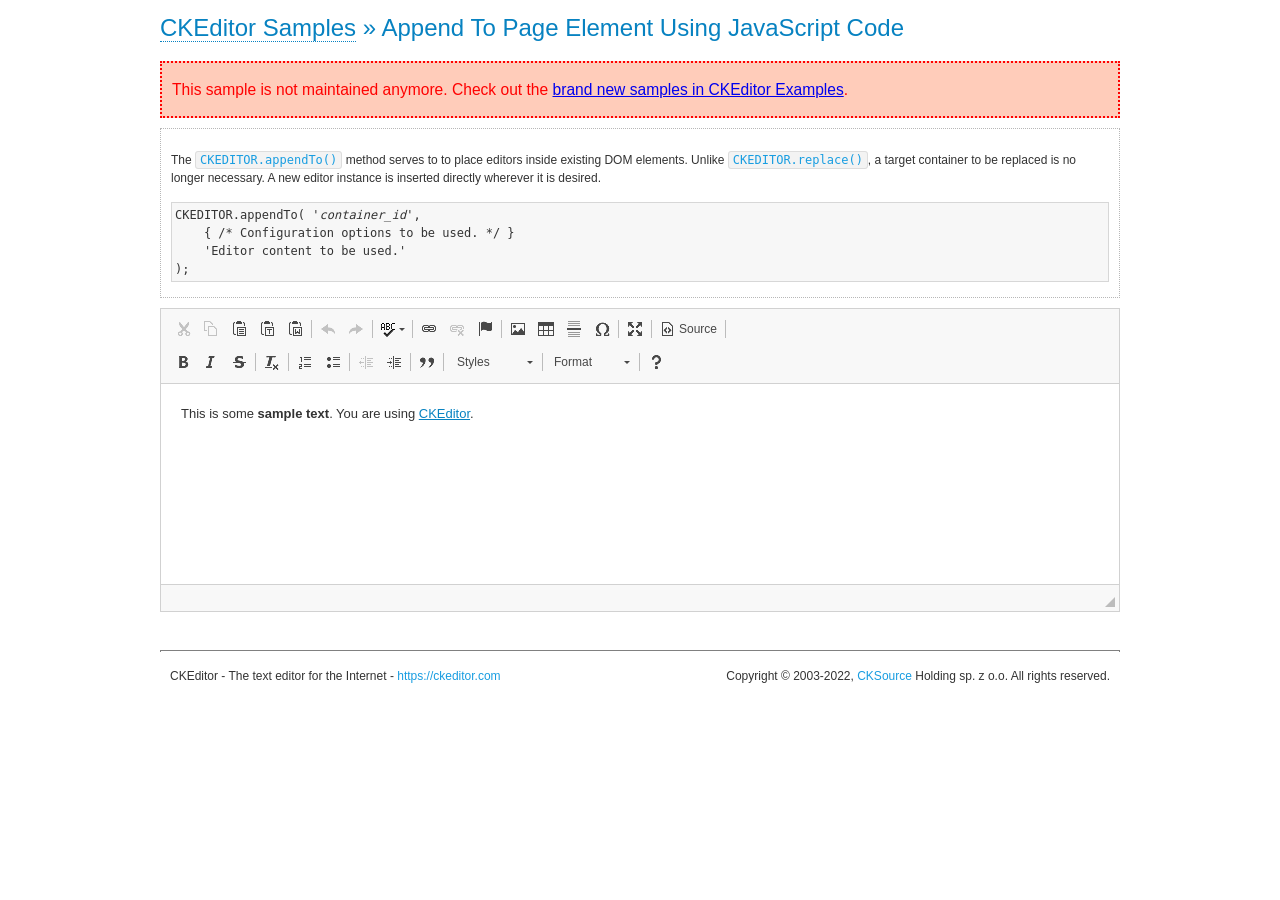
<file: src/main/webapp/resources/ckeditor/samples/old/appendto.html>
<!DOCTYPE html>
<!--
Copyright (c) 2003-2022, CKSource Holding sp. z o.o. All rights reserved.
For licensing, see LICENSE.md or https://ckeditor.com/legal/ckeditor-oss-license
-->
<html lang="en">
<head>
	<meta charset="utf-8">
	<title>Append To Page Element Using JavaScript Code &mdash; CKEditor Sample</title>
	<script src="../../ckeditor.js"></script>
	<link rel="stylesheet" href="sample.css">
	<meta name="description" content="Try the latest sample of CKEditor 4 and learn more about customizing your WYSIWYG editor with endless possibilities.">
</head>
<body>
	<h1 class="samples">
		<a href="index.html">CKEditor Samples</a> &raquo; Append To Page Element Using JavaScript Code
	</h1>
	<div class="warning deprecated">
		This sample is not maintained anymore. Check out the <a href="https://ckeditor.com/docs/ckeditor4/latest/examples/index.html">brand new samples in CKEditor Examples</a>.
	</div>
	<div id="section1">
		<div class="description">
			<p>
				The <code><a class="samples" href="https://ckeditor.com/docs/ckeditor4/latest/api/CKEDITOR.html#method-appendTo">CKEDITOR.appendTo()</a></code> method serves to to place editors inside existing DOM elements. Unlike <code><a class="samples" href="https://ckeditor.com/docs/ckeditor4/latest/api/CKEDITOR.html#method-replace">CKEDITOR.replace()</a></code>,
				a target container to be replaced is no longer necessary. A new editor
				instance is inserted directly wherever it is desired.
			</p>
<pre class="samples">CKEDITOR.appendTo( '<em>container_id</em>',
	{ /* Configuration options to be used. */ }
	'Editor content to be used.'
);</pre>
		</div>
		<script>

			// This call can be placed at any point after the
			// DOM element to append CKEditor to or inside the <head><script>
			// in a window.onload event handler.

			// Append a CKEditor instance using the default configuration and the
			// provided content to the <div> element of ID "section1".
			CKEDITOR.appendTo( 'section1',
				null,
				'<p>This is some <strong>sample text</strong>. You are using <a href="https://ckeditor.com/">CKEditor</a>.</p>'
			);

		</script>
	</div>
	<br>
	<div id="footer">
		<hr>
		<p>
			CKEditor - The text editor for the Internet - <a class="samples" href="https://ckeditor.com/">https://ckeditor.com</a>
		</p>
		<p id="copy">
			Copyright &copy; 2003-2022, <a class="samples" href="https://cksource.com/">CKSource</a> Holding sp. z o.o. All rights reserved.
		</p>
	</div>
</body>
</html>
</file>
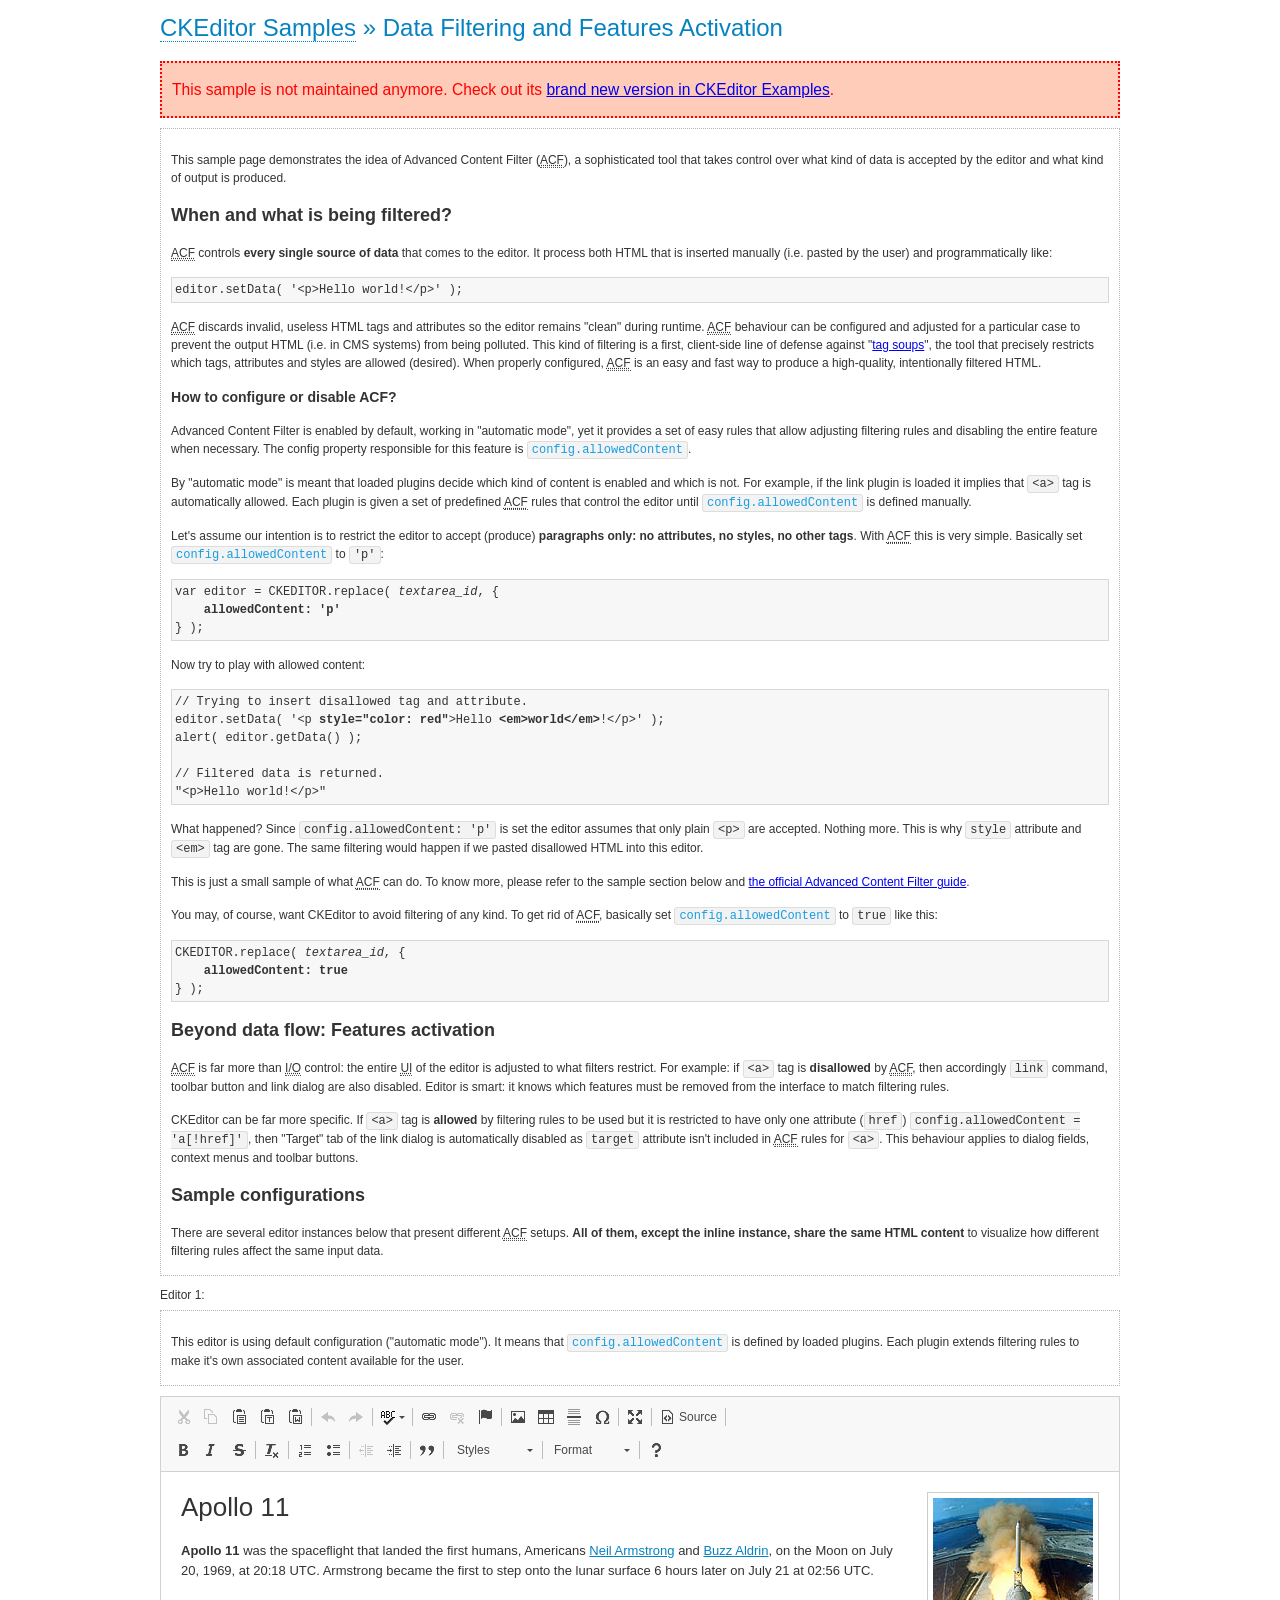
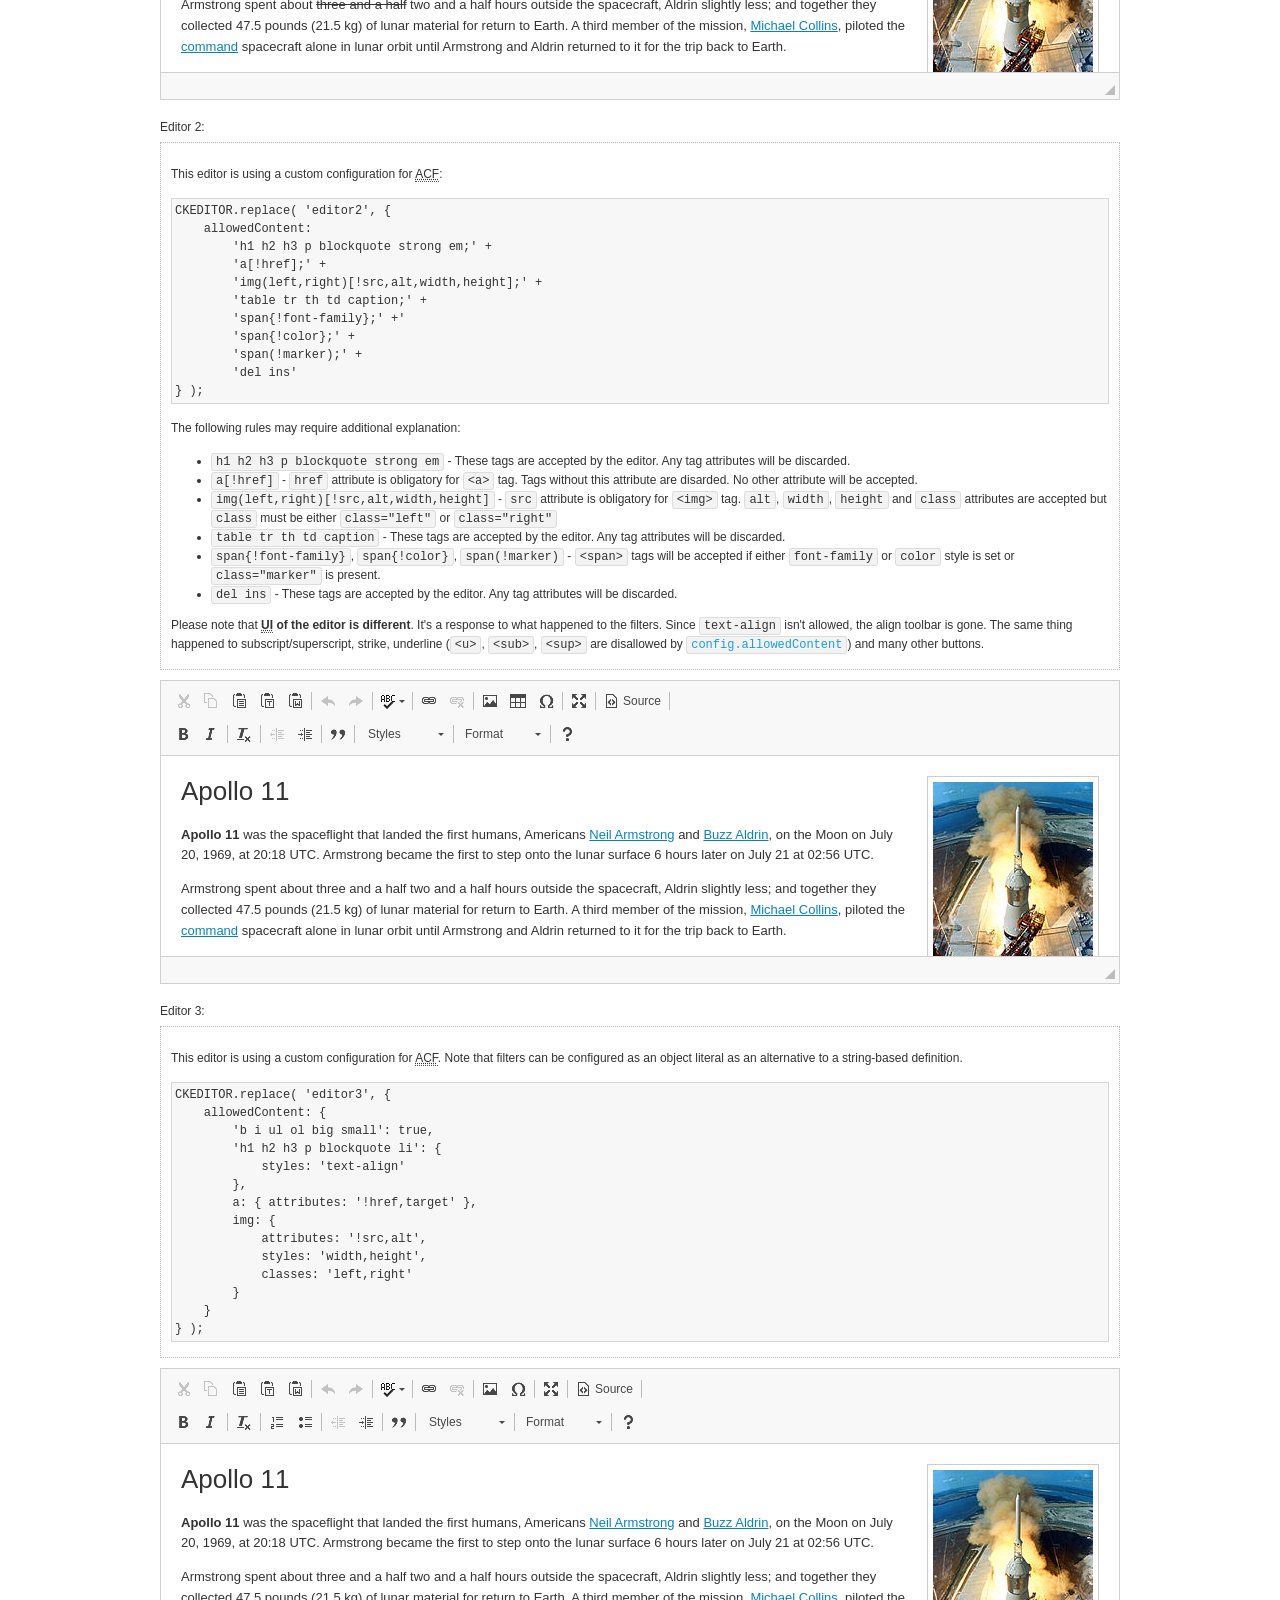
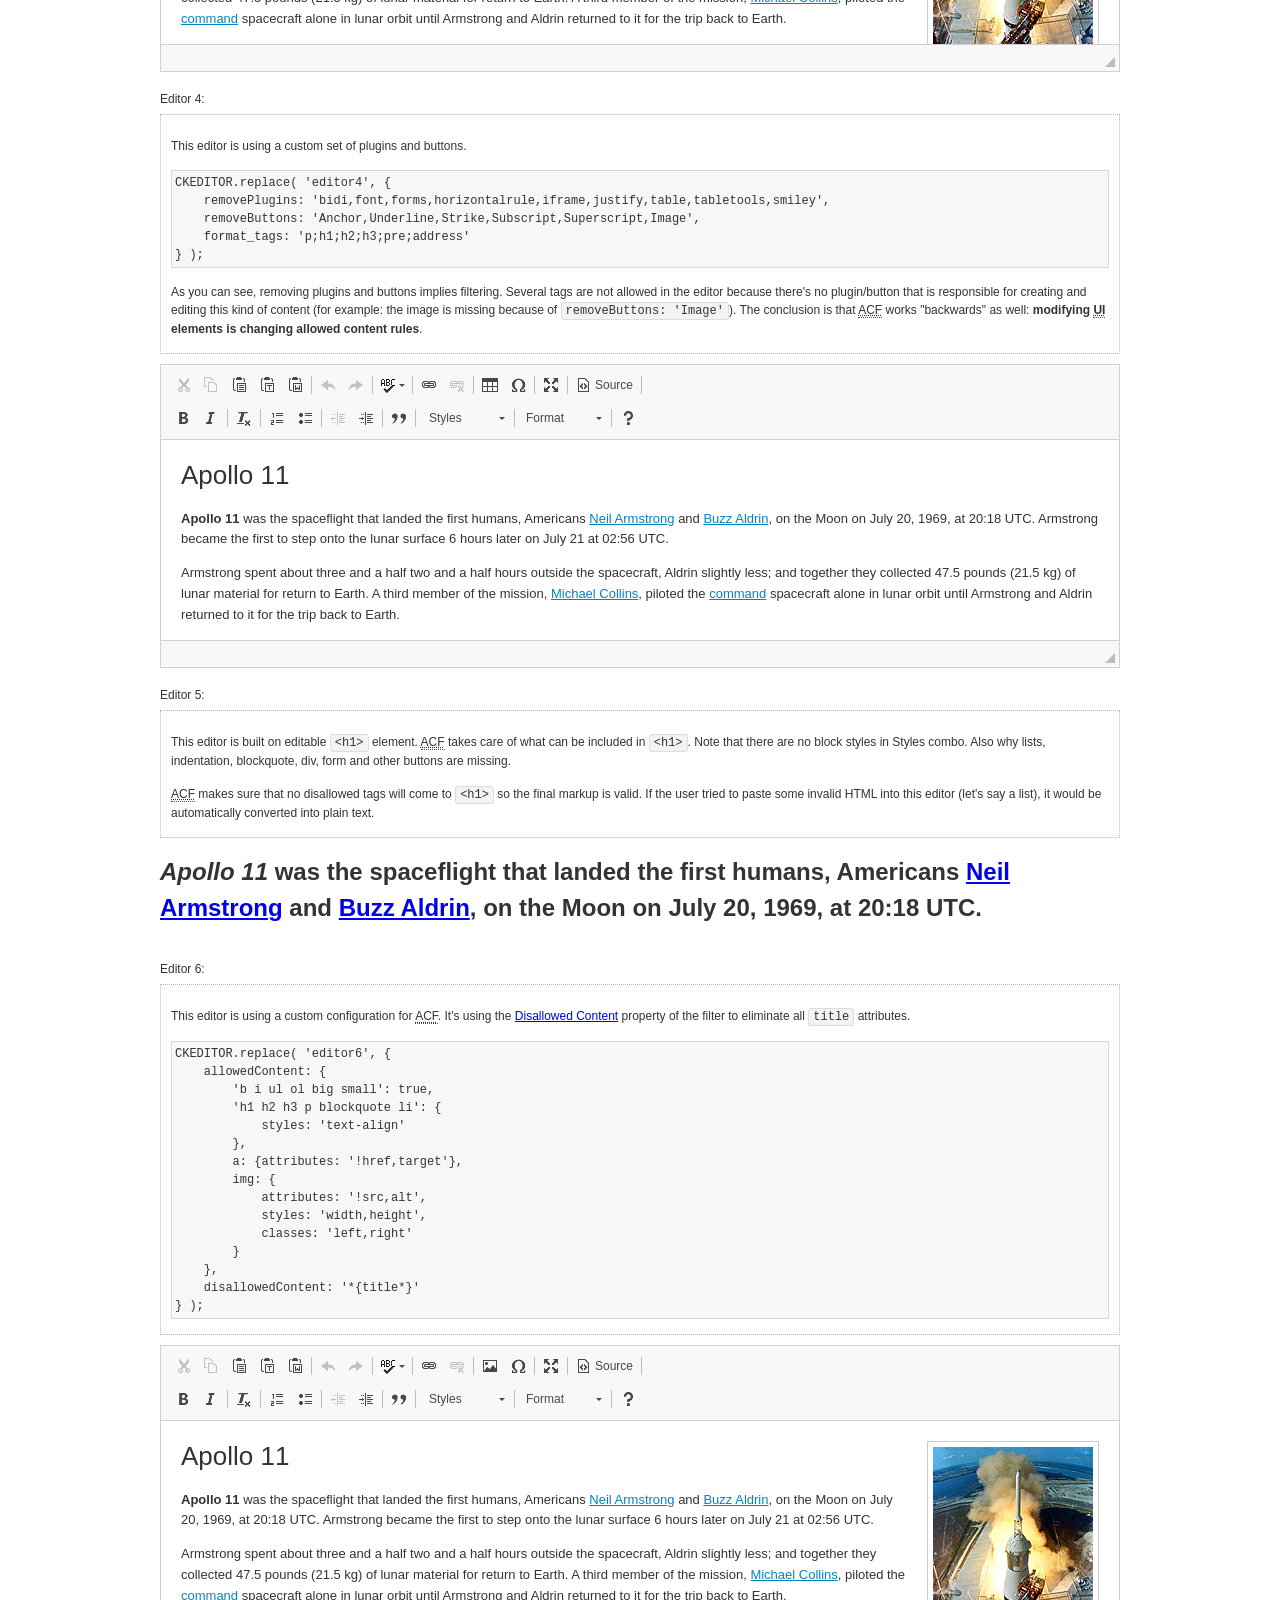
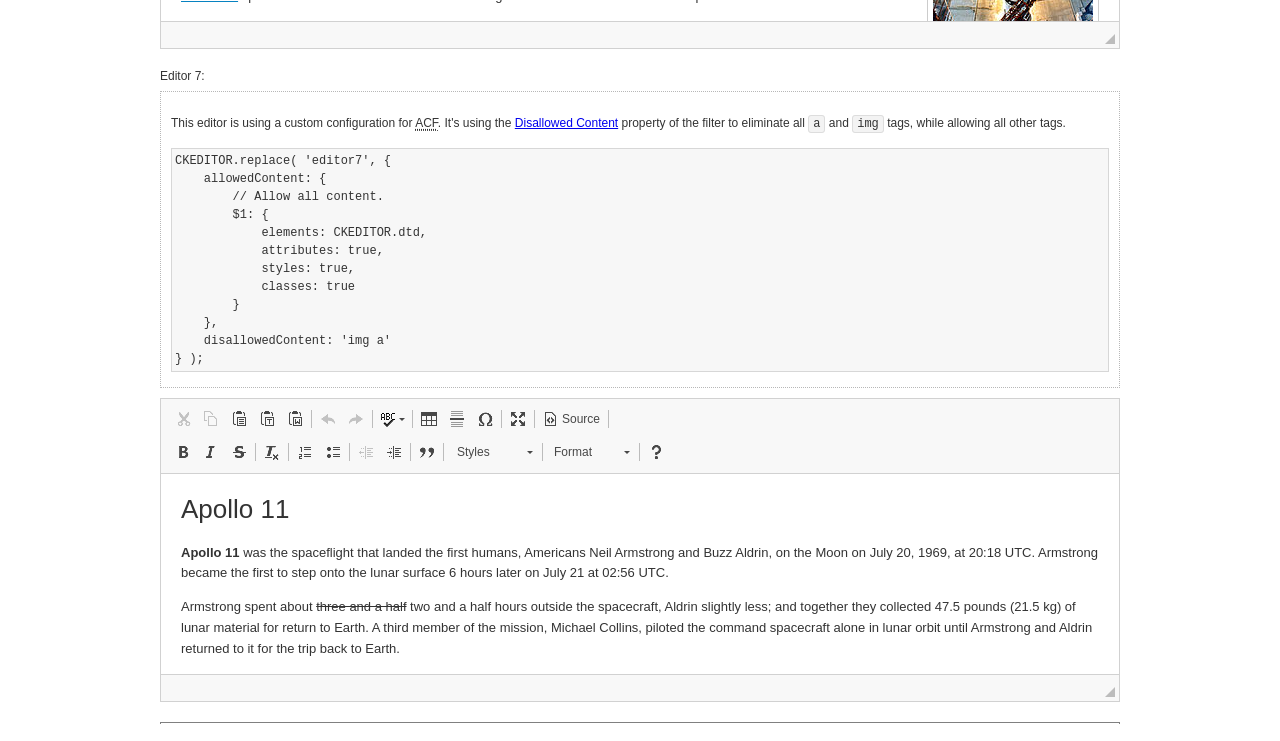
<file: src/main/webapp/resources/ckeditor/samples/old/datafiltering.html>
<!DOCTYPE html>
<!--
Copyright (c) 2003-2022, CKSource Holding sp. z o.o. All rights reserved.
For licensing, see LICENSE.md or https://ckeditor.com/legal/ckeditor-oss-license
-->
<html lang="en">
<head>
	<meta charset="utf-8">
	<title>Data Filtering &mdash; CKEditor Sample</title>
	<script src="../../ckeditor.js"></script>
	<link rel="stylesheet" href="sample.css">
	<meta name="description" content="Try the latest sample of CKEditor 4 and learn more about customizing your WYSIWYG editor with endless possibilities.">
	<script>
		// Remove advanced tabs for all editors.
		CKEDITOR.config.removeDialogTabs = 'image:advanced;link:advanced;creatediv:advanced;editdiv:advanced';
	</script>
</head>
<body>
	<h1 class="samples">
		<a href="index.html">CKEditor Samples</a> &raquo; Data Filtering and Features Activation
	</h1>
	<div class="warning deprecated">
		This sample is not maintained anymore. Check out its <a href="https://ckeditor.com/docs/ckeditor4/latest/examples/acf.html">brand new version in CKEditor Examples</a>.
	</div>
	<div class="description">
		<p>
			This sample page demonstrates the idea of Advanced Content Filter
			(<abbr title="Advanced Content Filter">ACF</abbr>), a sophisticated
			tool that takes control over what kind of data is accepted by the editor and what
			kind of output is produced.
		</p>
		<h2>When and what is being filtered?</h2>
		<p>
			<abbr title="Advanced Content Filter">ACF</abbr> controls
			<strong>every single source of data</strong> that comes to the editor.
			It process both HTML that is inserted manually (i.e. pasted by the user)
			and programmatically like:
		</p>
<pre class="samples">
editor.setData( '&lt;p&gt;Hello world!&lt;/p&gt;' );
</pre>
		<p>
			<abbr title="Advanced Content Filter">ACF</abbr> discards invalid,
			useless HTML tags and attributes so the editor remains "clean" during
			runtime. <abbr title="Advanced Content Filter">ACF</abbr> behaviour
			can be configured and adjusted for a particular case to prevent the
			output HTML (i.e. in CMS systems) from being polluted.

			This kind of filtering is a first, client-side line of defense
			against "<a href="http://en.wikipedia.org/wiki/Tag_soup">tag soups</a>",
			the tool that precisely restricts which tags, attributes and styles
			are allowed (desired). When properly configured, <abbr title="Advanced Content Filter">ACF</abbr>
			is an easy and fast way to produce a high-quality, intentionally filtered HTML.
		</p>

		<h3>How to configure or disable ACF?</h3>
		<p>
			Advanced Content Filter is enabled by default, working in "automatic mode", yet
			it provides a set of easy rules that allow adjusting filtering rules
			and disabling the entire feature when necessary. The config property
			responsible for this feature is <code><a class="samples"
			href="https://ckeditor.com/docs/ckeditor4/latest/api/CKEDITOR_config.html#cfg-allowedContent">config.allowedContent</a></code>.
		</p>
		<p>
			By "automatic mode" is meant that loaded plugins decide which kind
			of content is enabled and which is not. For example, if the link
			plugin is loaded it implies that <code>&lt;a&gt;</code> tag is
			automatically allowed. Each plugin is given a set
			of predefined <abbr title="Advanced Content Filter">ACF</abbr> rules
			that control the editor until <code><a class="samples"
			href="https://ckeditor.com/docs/ckeditor4/latest/api/CKEDITOR_config.html#cfg-allowedContent">
			config.allowedContent</a></code>
			is defined manually.
		</p>
		<p>
			Let's assume our intention is to restrict the editor to accept (produce) <strong>paragraphs
			only: no attributes, no styles, no other tags</strong>.
			With <abbr title="Advanced Content Filter">ACF</abbr>
			this is very simple. Basically set <code><a class="samples"
			href="https://ckeditor.com/docs/ckeditor4/latest/api/CKEDITOR_config.html#cfg-allowedContent">
			config.allowedContent</a></code> to <code>'p'</code>:
		</p>
<pre class="samples">
var editor = CKEDITOR.replace( <em>textarea_id</em>, {
	<strong>allowedContent: 'p'</strong>
} );
</pre>
		<p>
			Now try to play with allowed content:
		</p>
<pre class="samples">
// Trying to insert disallowed tag and attribute.
editor.setData( '&lt;p <strong>style="color: red"</strong>&gt;Hello <strong>&lt;em&gt;world&lt;/em&gt;</strong>!&lt;/p&gt;' );
alert( editor.getData() );

// Filtered data is returned.
"&lt;p&gt;Hello world!&lt;/p&gt;"
</pre>
		<p>
			What happened? Since <code>config.allowedContent: 'p'</code> is set the editor assumes
			that only plain <code>&lt;p&gt;</code> are accepted. Nothing more. This is why
			<code>style</code> attribute and <code>&lt;em&gt;</code> tag are gone. The same
			filtering would happen if we pasted disallowed HTML into this editor.
		</p>
		<p>
			This is just a small sample of what <abbr title="Advanced Content Filter">ACF</abbr>
			can do. To know more, please refer to the sample section below and
			<a href="https://ckeditor.com/docs/ckeditor4/latest/guide/dev_advanced_content_filter.html">the official Advanced Content Filter guide</a>.
		</p>
		<p>
			You may, of course, want CKEditor to avoid filtering of any kind.
			To get rid of <abbr title="Advanced Content Filter">ACF</abbr>,
			basically set <code><a class="samples"
			href="https://ckeditor.com/docs/ckeditor4/latest/api/CKEDITOR_config.html#cfg-allowedContent">
			config.allowedContent</a></code> to <code>true</code> like this:
		</p>
<pre class="samples">
CKEDITOR.replace( <em>textarea_id</em>, {
	<strong>allowedContent: true</strong>
} );
</pre>

		<h2>Beyond data flow: Features activation</h2>
		<p>
			<abbr title="Advanced Content Filter">ACF</abbr> is far more than
			<abbr title="Input/Output">I/O</abbr> control: the entire
			<abbr title="User Interface">UI</abbr> of the editor is adjusted to what
			filters restrict. For example: if <code>&lt;a&gt;</code> tag is
			<strong>disallowed</strong>
			by <abbr title="Advanced Content Filter">ACF</abbr>,
			then accordingly <code>link</code> command, toolbar button and link dialog
			are also disabled. Editor is smart: it knows which features must be
			removed from the interface to match filtering rules.
		</p>
		<p>
			CKEditor can be far more specific. If <code>&lt;a&gt;</code> tag is
			<strong>allowed</strong> by filtering rules to be used but it is restricted
			to have only one attribute (<code>href</code>)
			<code>config.allowedContent = 'a[!href]'</code>, then
			"Target" tab of the link dialog is automatically disabled as <code>target</code>
			attribute isn't included in <abbr title="Advanced Content Filter">ACF</abbr> rules
			for <code>&lt;a&gt;</code>. This behaviour applies to dialog fields, context
			menus and toolbar buttons.
		</p>

		<h2>Sample configurations</h2>
		<p>
			There are several editor instances below that present different
			<abbr title="Advanced Content Filter">ACF</abbr> setups. <strong>All of them,
			except the inline instance, share the same HTML content</strong> to visualize
			how different filtering rules affect the same input data.
		</p>
	</div>

	<div>
		<label for="editor1">
			Editor 1:
		</label>
		<div class="description">
			<p>
				This editor is using default configuration ("automatic mode"). It means that
				<code><a class="samples"
				href="https://ckeditor.com/docs/ckeditor4/latest/api/CKEDITOR_config.html#cfg-allowedContent">
				config.allowedContent</a></code> is defined by loaded plugins.
				Each plugin extends filtering rules to make it's own associated content
				available for the user.
			</p>
		</div>
		<textarea cols="80" id="editor1" name="editor1" rows="10">
			&lt;h1&gt;&lt;img alt=&quot;Saturn V carrying Apollo 11&quot; class=&quot;right&quot; src=&quot;assets/sample.jpg&quot;/&gt; Apollo 11&lt;/h1&gt; &lt;p&gt;&lt;b&gt;Apollo 11&lt;/b&gt; was the spaceflight that landed the first humans, Americans &lt;a href=&quot;http://en.wikipedia.org/wiki/Neil_Armstrong&quot; title=&quot;Neil Armstrong&quot;&gt;Neil Armstrong&lt;/a&gt; and &lt;a href=&quot;http://en.wikipedia.org/wiki/Buzz_Aldrin&quot; title=&quot;Buzz Aldrin&quot;&gt;Buzz Aldrin&lt;/a&gt;, on the Moon on July 20, 1969, at 20:18 UTC. Armstrong became the first to step onto the lunar surface 6 hours later on July 21 at 02:56 UTC.&lt;/p&gt; &lt;p&gt;Armstrong spent about &lt;s&gt;three and a half&lt;/s&gt; two and a half hours outside the spacecraft, Aldrin slightly less; and together they collected 47.5 pounds (21.5&amp;nbsp;kg) of lunar material for return to Earth. A third member of the mission, &lt;a href=&quot;http://en.wikipedia.org/wiki/Michael_Collins_(astronaut)&quot; title=&quot;Michael Collins (astronaut)&quot;&gt;Michael Collins&lt;/a&gt;, piloted the &lt;a href=&quot;http://en.wikipedia.org/wiki/Apollo_Command/Service_Module&quot; title=&quot;Apollo Command/Service Module&quot;&gt;command&lt;/a&gt; spacecraft alone in lunar orbit until Armstrong and Aldrin returned to it for the trip back to Earth.&lt;/p&gt; &lt;h2&gt;Broadcasting and &lt;em&gt;quotes&lt;/em&gt; &lt;a id=&quot;quotes&quot; name=&quot;quotes&quot;&gt;&lt;/a&gt;&lt;/h2&gt; &lt;p&gt;Broadcast on live TV to a world-wide audience, Armstrong stepped onto the lunar surface and described the event as:&lt;/p&gt; &lt;blockquote&gt;&lt;p&gt;One small step for [a] man, one giant leap for mankind.&lt;/p&gt;&lt;/blockquote&gt; &lt;p&gt;Apollo 11 effectively ended the &lt;a href=&quot;http://en.wikipedia.org/wiki/Space_Race&quot; title=&quot;Space Race&quot;&gt;Space Race&lt;/a&gt; and fulfilled a national goal proposed in 1961 by the late U.S. President &lt;a href=&quot;http://en.wikipedia.org/wiki/John_F._Kennedy&quot; title=&quot;John F. Kennedy&quot;&gt;John F. Kennedy&lt;/a&gt; in a speech before the United States Congress:&lt;/p&gt; &lt;blockquote&gt;&lt;p&gt;[...] before this decade is out, of landing a man on the Moon and returning him safely to the Earth.&lt;/p&gt;&lt;/blockquote&gt; &lt;h2&gt;Technical details &lt;a id=&quot;tech-details&quot; name=&quot;tech-details&quot;&gt;&lt;/a&gt;&lt;/h2&gt; &lt;table align=&quot;right&quot; border=&quot;1&quot; bordercolor=&quot;#ccc&quot; cellpadding=&quot;5&quot; cellspacing=&quot;0&quot; style=&quot;border-collapse:collapse;margin:10px 0 10px 15px;&quot;&gt; &lt;caption&gt;&lt;strong&gt;Mission crew&lt;/strong&gt;&lt;/caption&gt; &lt;thead&gt; &lt;tr&gt; &lt;th scope=&quot;col&quot;&gt;Position&lt;/th&gt; &lt;th scope=&quot;col&quot;&gt;Astronaut&lt;/th&gt; &lt;/tr&gt; &lt;/thead&gt; &lt;tbody&gt; &lt;tr&gt; &lt;td&gt;Commander&lt;/td&gt; &lt;td&gt;Neil A. Armstrong&lt;/td&gt; &lt;/tr&gt; &lt;tr&gt; &lt;td&gt;Command Module Pilot&lt;/td&gt; &lt;td&gt;Michael Collins&lt;/td&gt; &lt;/tr&gt; &lt;tr&gt; &lt;td&gt;Lunar Module Pilot&lt;/td&gt; &lt;td&gt;Edwin &amp;quot;Buzz&amp;quot; E. Aldrin, Jr.&lt;/td&gt; &lt;/tr&gt; &lt;/tbody&gt; &lt;/table&gt; &lt;p&gt;Launched by a &lt;strong&gt;Saturn V&lt;/strong&gt; rocket from &lt;a href=&quot;http://en.wikipedia.org/wiki/Kennedy_Space_Center&quot; title=&quot;Kennedy Space Center&quot;&gt;Kennedy Space Center&lt;/a&gt; in Merritt Island, Florida on July 16, Apollo 11 was the fifth manned mission of &lt;a href=&quot;http://en.wikipedia.org/wiki/NASA&quot; title=&quot;NASA&quot;&gt;NASA&lt;/a&gt;&amp;#39;s Apollo program. The Apollo spacecraft had three parts:&lt;/p&gt; &lt;ol&gt; &lt;li&gt;&lt;strong&gt;Command Module&lt;/strong&gt; with a cabin for the three astronauts which was the only part which landed back on Earth&lt;/li&gt; &lt;li&gt;&lt;strong&gt;Service Module&lt;/strong&gt; which supported the Command Module with propulsion, electrical power, oxygen and water&lt;/li&gt; &lt;li&gt;&lt;strong&gt;Lunar Module&lt;/strong&gt; for landing on the Moon.&lt;/li&gt; &lt;/ol&gt; &lt;p&gt;After being sent to the Moon by the Saturn V&amp;#39;s upper stage, the astronauts separated the spacecraft from it and travelled for three days until they entered into lunar orbit. Armstrong and Aldrin then moved into the Lunar Module and landed in the &lt;a href=&quot;http://en.wikipedia.org/wiki/Mare_Tranquillitatis&quot; title=&quot;Mare Tranquillitatis&quot;&gt;Sea of Tranquility&lt;/a&gt;. They stayed a total of about 21 and a half hours on the lunar surface. After lifting off in the upper part of the Lunar Module and rejoining Collins in the Command Module, they returned to Earth and landed in the &lt;a href=&quot;http://en.wikipedia.org/wiki/Pacific_Ocean&quot; title=&quot;Pacific Ocean&quot;&gt;Pacific Ocean&lt;/a&gt; on July 24.&lt;/p&gt; &lt;hr/&gt; &lt;p style=&quot;text-align: right;&quot;&gt;&lt;small&gt;Source: &lt;a href=&quot;http://en.wikipedia.org/wiki/Apollo_11&quot;&gt;Wikipedia.org&lt;/a&gt;&lt;/small&gt;&lt;/p&gt;
		</textarea>

		<script>

			CKEDITOR.replace( 'editor1' );

		</script>
	</div>

	<br>

	<div>
		<label for="editor2">
			Editor 2:
		</label>
		<div class="description">
			<p>
				This editor is using a custom configuration for
				<abbr title="Advanced Content Filter">ACF</abbr>:
			</p>
<pre class="samples">
CKEDITOR.replace( 'editor2', {
	allowedContent:
		'h1 h2 h3 p blockquote strong em;' +
		'a[!href];' +
		'img(left,right)[!src,alt,width,height];' +
		'table tr th td caption;' +
		'span{!font-family};' +'
		'span{!color};' +
		'span(!marker);' +
		'del ins'
} );
</pre>
			<p>
				The following rules may require additional explanation:
			</p>
			<ul>
				<li>
					<code>h1 h2 h3 p blockquote strong em</code> - These tags
					are accepted by the editor. Any tag attributes will be discarded.
				</li>
				<li>
					<code>a[!href]</code> - <code>href</code> attribute is obligatory
					for <code>&lt;a&gt;</code> tag. Tags without this attribute
					are disarded. No other attribute will be accepted.
				</li>
				<li>
					<code>img(left,right)[!src,alt,width,height]</code> - <code>src</code>
					attribute is obligatory for <code>&lt;img&gt;</code> tag.
					<code>alt</code>, <code>width</code>, <code>height</code>
					and <code>class</code> attributes are accepted but
					<code>class</code> must be either <code>class="left"</code>
					or <code>class="right"</code>
				</li>
				<li>
					<code>table tr th td caption</code> - These tags
					are accepted by the editor. Any tag attributes will be discarded.
				</li>
				<li>
					<code>span{!font-family}</code>, <code>span{!color}</code>,
					<code>span(!marker)</code> - <code>&lt;span&gt;</code> tags
					will be accepted if either <code>font-family</code> or
					<code>color</code> style is set or <code>class="marker"</code>
					is present.
				</li>
				<li>
					<code>del ins</code> - These tags
					are accepted by the editor. Any tag attributes will be discarded.
				</li>
			</ul>
			<p>
				Please note that <strong><abbr title="User Interface">UI</abbr> of the
				editor is different</strong>. It's a response to what happened to the filters.
				Since <code>text-align</code> isn't allowed, the align toolbar is gone.
				The same thing happened to subscript/superscript, strike, underline
				(<code>&lt;u&gt;</code>, <code>&lt;sub&gt;</code>, <code>&lt;sup&gt;</code>
				are disallowed by <code><a class="samples"
				href="https://ckeditor.com/docs/ckeditor4/latest/api/CKEDITOR_config.html#cfg-allowedContent">
				config.allowedContent</a></code>) and many other buttons.
			</p>
		</div>
		<textarea cols="80" id="editor2" name="editor2" rows="10">
			&lt;h1&gt;&lt;img alt=&quot;Saturn V carrying Apollo 11&quot; class=&quot;right&quot; src=&quot;assets/sample.jpg&quot;/&gt; Apollo 11&lt;/h1&gt; &lt;p&gt;&lt;b&gt;Apollo 11&lt;/b&gt; was the spaceflight that landed the first humans, Americans &lt;a href=&quot;http://en.wikipedia.org/wiki/Neil_Armstrong&quot; title=&quot;Neil Armstrong&quot;&gt;Neil Armstrong&lt;/a&gt; and &lt;a href=&quot;http://en.wikipedia.org/wiki/Buzz_Aldrin&quot; title=&quot;Buzz Aldrin&quot;&gt;Buzz Aldrin&lt;/a&gt;, on the Moon on July 20, 1969, at 20:18 UTC. Armstrong became the first to step onto the lunar surface 6 hours later on July 21 at 02:56 UTC.&lt;/p&gt; &lt;p&gt;Armstrong spent about &lt;s&gt;three and a half&lt;/s&gt; two and a half hours outside the spacecraft, Aldrin slightly less; and together they collected 47.5 pounds (21.5&amp;nbsp;kg) of lunar material for return to Earth. A third member of the mission, &lt;a href=&quot;http://en.wikipedia.org/wiki/Michael_Collins_(astronaut)&quot; title=&quot;Michael Collins (astronaut)&quot;&gt;Michael Collins&lt;/a&gt;, piloted the &lt;a href=&quot;http://en.wikipedia.org/wiki/Apollo_Command/Service_Module&quot; title=&quot;Apollo Command/Service Module&quot;&gt;command&lt;/a&gt; spacecraft alone in lunar orbit until Armstrong and Aldrin returned to it for the trip back to Earth.&lt;/p&gt; &lt;h2&gt;Broadcasting and &lt;em&gt;quotes&lt;/em&gt; &lt;a id=&quot;quotes&quot; name=&quot;quotes&quot;&gt;&lt;/a&gt;&lt;/h2&gt; &lt;p&gt;Broadcast on live TV to a world-wide audience, Armstrong stepped onto the lunar surface and described the event as:&lt;/p&gt; &lt;blockquote&gt;&lt;p&gt;One small step for [a] man, one giant leap for mankind.&lt;/p&gt;&lt;/blockquote&gt; &lt;p&gt;Apollo 11 effectively ended the &lt;a href=&quot;http://en.wikipedia.org/wiki/Space_Race&quot; title=&quot;Space Race&quot;&gt;Space Race&lt;/a&gt; and fulfilled a national goal proposed in 1961 by the late U.S. President &lt;a href=&quot;http://en.wikipedia.org/wiki/John_F._Kennedy&quot; title=&quot;John F. Kennedy&quot;&gt;John F. Kennedy&lt;/a&gt; in a speech before the United States Congress:&lt;/p&gt; &lt;blockquote&gt;&lt;p&gt;[...] before this decade is out, of landing a man on the Moon and returning him safely to the Earth.&lt;/p&gt;&lt;/blockquote&gt; &lt;h2&gt;Technical details &lt;a id=&quot;tech-details&quot; name=&quot;tech-details&quot;&gt;&lt;/a&gt;&lt;/h2&gt; &lt;table align=&quot;right&quot; border=&quot;1&quot; bordercolor=&quot;#ccc&quot; cellpadding=&quot;5&quot; cellspacing=&quot;0&quot; style=&quot;border-collapse:collapse;margin:10px 0 10px 15px;&quot;&gt; &lt;caption&gt;&lt;strong&gt;Mission crew&lt;/strong&gt;&lt;/caption&gt; &lt;thead&gt; &lt;tr&gt; &lt;th scope=&quot;col&quot;&gt;Position&lt;/th&gt; &lt;th scope=&quot;col&quot;&gt;Astronaut&lt;/th&gt; &lt;/tr&gt; &lt;/thead&gt; &lt;tbody&gt; &lt;tr&gt; &lt;td&gt;Commander&lt;/td&gt; &lt;td&gt;Neil A. Armstrong&lt;/td&gt; &lt;/tr&gt; &lt;tr&gt; &lt;td&gt;Command Module Pilot&lt;/td&gt; &lt;td&gt;Michael Collins&lt;/td&gt; &lt;/tr&gt; &lt;tr&gt; &lt;td&gt;Lunar Module Pilot&lt;/td&gt; &lt;td&gt;Edwin &amp;quot;Buzz&amp;quot; E. Aldrin, Jr.&lt;/td&gt; &lt;/tr&gt; &lt;/tbody&gt; &lt;/table&gt; &lt;p&gt;Launched by a &lt;strong&gt;Saturn V&lt;/strong&gt; rocket from &lt;a href=&quot;http://en.wikipedia.org/wiki/Kennedy_Space_Center&quot; title=&quot;Kennedy Space Center&quot;&gt;Kennedy Space Center&lt;/a&gt; in Merritt Island, Florida on July 16, Apollo 11 was the fifth manned mission of &lt;a href=&quot;http://en.wikipedia.org/wiki/NASA&quot; title=&quot;NASA&quot;&gt;NASA&lt;/a&gt;&amp;#39;s Apollo program. The Apollo spacecraft had three parts:&lt;/p&gt; &lt;ol&gt; &lt;li&gt;&lt;strong&gt;Command Module&lt;/strong&gt; with a cabin for the three astronauts which was the only part which landed back on Earth&lt;/li&gt; &lt;li&gt;&lt;strong&gt;Service Module&lt;/strong&gt; which supported the Command Module with propulsion, electrical power, oxygen and water&lt;/li&gt; &lt;li&gt;&lt;strong&gt;Lunar Module&lt;/strong&gt; for landing on the Moon.&lt;/li&gt; &lt;/ol&gt; &lt;p&gt;After being sent to the Moon by the Saturn V&amp;#39;s upper stage, the astronauts separated the spacecraft from it and travelled for three days until they entered into lunar orbit. Armstrong and Aldrin then moved into the Lunar Module and landed in the &lt;a href=&quot;http://en.wikipedia.org/wiki/Mare_Tranquillitatis&quot; title=&quot;Mare Tranquillitatis&quot;&gt;Sea of Tranquility&lt;/a&gt;. They stayed a total of about 21 and a half hours on the lunar surface. After lifting off in the upper part of the Lunar Module and rejoining Collins in the Command Module, they returned to Earth and landed in the &lt;a href=&quot;http://en.wikipedia.org/wiki/Pacific_Ocean&quot; title=&quot;Pacific Ocean&quot;&gt;Pacific Ocean&lt;/a&gt; on July 24.&lt;/p&gt; &lt;hr/&gt; &lt;p style=&quot;text-align: right;&quot;&gt;&lt;small&gt;Source: &lt;a href=&quot;http://en.wikipedia.org/wiki/Apollo_11&quot;&gt;Wikipedia.org&lt;/a&gt;&lt;/small&gt;&lt;/p&gt;
		</textarea>
		<script>

			CKEDITOR.replace( 'editor2', {
				allowedContent:
					'h1 h2 h3 p blockquote strong em;' +
					'a[!href];' +
					'img(left,right)[!src,alt,width,height];' +
					'table tr th td caption;' +
					'span{!font-family};' +
					'span{!color};' +
					'span(!marker);' +
					'del ins'
			} );

		</script>
	</div>

	<br>

	<div>
		<label for="editor3">
			Editor 3:
		</label>
		<div class="description">
			<p>
				This editor is using a custom configuration for
				<abbr title="Advanced Content Filter">ACF</abbr>.
				Note that filters can be configured as an object literal
				as an alternative to a string-based definition.
			</p>
<pre class="samples">
CKEDITOR.replace( 'editor3', {
	allowedContent: {
		'b i ul ol big small': true,
		'h1 h2 h3 p blockquote li': {
			styles: 'text-align'
		},
		a: { attributes: '!href,target' },
		img: {
			attributes: '!src,alt',
			styles: 'width,height',
			classes: 'left,right'
		}
	}
} );
</pre>
		</div>
		<textarea cols="80" id="editor3" name="editor3" rows="10">
			&lt;h1&gt;&lt;img alt=&quot;Saturn V carrying Apollo 11&quot; class=&quot;right&quot; src=&quot;assets/sample.jpg&quot;/&gt; Apollo 11&lt;/h1&gt; &lt;p&gt;&lt;b&gt;Apollo 11&lt;/b&gt; was the spaceflight that landed the first humans, Americans &lt;a href=&quot;http://en.wikipedia.org/wiki/Neil_Armstrong&quot; title=&quot;Neil Armstrong&quot;&gt;Neil Armstrong&lt;/a&gt; and &lt;a href=&quot;http://en.wikipedia.org/wiki/Buzz_Aldrin&quot; title=&quot;Buzz Aldrin&quot;&gt;Buzz Aldrin&lt;/a&gt;, on the Moon on July 20, 1969, at 20:18 UTC. Armstrong became the first to step onto the lunar surface 6 hours later on July 21 at 02:56 UTC.&lt;/p&gt; &lt;p&gt;Armstrong spent about &lt;s&gt;three and a half&lt;/s&gt; two and a half hours outside the spacecraft, Aldrin slightly less; and together they collected 47.5 pounds (21.5&amp;nbsp;kg) of lunar material for return to Earth. A third member of the mission, &lt;a href=&quot;http://en.wikipedia.org/wiki/Michael_Collins_(astronaut)&quot; title=&quot;Michael Collins (astronaut)&quot;&gt;Michael Collins&lt;/a&gt;, piloted the &lt;a href=&quot;http://en.wikipedia.org/wiki/Apollo_Command/Service_Module&quot; title=&quot;Apollo Command/Service Module&quot;&gt;command&lt;/a&gt; spacecraft alone in lunar orbit until Armstrong and Aldrin returned to it for the trip back to Earth.&lt;/p&gt; &lt;h2&gt;Broadcasting and &lt;em&gt;quotes&lt;/em&gt; &lt;a id=&quot;quotes&quot; name=&quot;quotes&quot;&gt;&lt;/a&gt;&lt;/h2&gt; &lt;p&gt;Broadcast on live TV to a world-wide audience, Armstrong stepped onto the lunar surface and described the event as:&lt;/p&gt; &lt;blockquote&gt;&lt;p&gt;One small step for [a] man, one giant leap for mankind.&lt;/p&gt;&lt;/blockquote&gt; &lt;p&gt;Apollo 11 effectively ended the &lt;a href=&quot;http://en.wikipedia.org/wiki/Space_Race&quot; title=&quot;Space Race&quot;&gt;Space Race&lt;/a&gt; and fulfilled a national goal proposed in 1961 by the late U.S. President &lt;a href=&quot;http://en.wikipedia.org/wiki/John_F._Kennedy&quot; title=&quot;John F. Kennedy&quot;&gt;John F. Kennedy&lt;/a&gt; in a speech before the United States Congress:&lt;/p&gt; &lt;blockquote&gt;&lt;p&gt;[...] before this decade is out, of landing a man on the Moon and returning him safely to the Earth.&lt;/p&gt;&lt;/blockquote&gt; &lt;h2&gt;Technical details &lt;a id=&quot;tech-details&quot; name=&quot;tech-details&quot;&gt;&lt;/a&gt;&lt;/h2&gt; &lt;table align=&quot;right&quot; border=&quot;1&quot; bordercolor=&quot;#ccc&quot; cellpadding=&quot;5&quot; cellspacing=&quot;0&quot; style=&quot;border-collapse:collapse;margin:10px 0 10px 15px;&quot;&gt; &lt;caption&gt;&lt;strong&gt;Mission crew&lt;/strong&gt;&lt;/caption&gt; &lt;thead&gt; &lt;tr&gt; &lt;th scope=&quot;col&quot;&gt;Position&lt;/th&gt; &lt;th scope=&quot;col&quot;&gt;Astronaut&lt;/th&gt; &lt;/tr&gt; &lt;/thead&gt; &lt;tbody&gt; &lt;tr&gt; &lt;td&gt;Commander&lt;/td&gt; &lt;td&gt;Neil A. Armstrong&lt;/td&gt; &lt;/tr&gt; &lt;tr&gt; &lt;td&gt;Command Module Pilot&lt;/td&gt; &lt;td&gt;Michael Collins&lt;/td&gt; &lt;/tr&gt; &lt;tr&gt; &lt;td&gt;Lunar Module Pilot&lt;/td&gt; &lt;td&gt;Edwin &amp;quot;Buzz&amp;quot; E. Aldrin, Jr.&lt;/td&gt; &lt;/tr&gt; &lt;/tbody&gt; &lt;/table&gt; &lt;p&gt;Launched by a &lt;strong&gt;Saturn V&lt;/strong&gt; rocket from &lt;a href=&quot;http://en.wikipedia.org/wiki/Kennedy_Space_Center&quot; title=&quot;Kennedy Space Center&quot;&gt;Kennedy Space Center&lt;/a&gt; in Merritt Island, Florida on July 16, Apollo 11 was the fifth manned mission of &lt;a href=&quot;http://en.wikipedia.org/wiki/NASA&quot; title=&quot;NASA&quot;&gt;NASA&lt;/a&gt;&amp;#39;s Apollo program. The Apollo spacecraft had three parts:&lt;/p&gt; &lt;ol&gt; &lt;li&gt;&lt;strong&gt;Command Module&lt;/strong&gt; with a cabin for the three astronauts which was the only part which landed back on Earth&lt;/li&gt; &lt;li&gt;&lt;strong&gt;Service Module&lt;/strong&gt; which supported the Command Module with propulsion, electrical power, oxygen and water&lt;/li&gt; &lt;li&gt;&lt;strong&gt;Lunar Module&lt;/strong&gt; for landing on the Moon.&lt;/li&gt; &lt;/ol&gt; &lt;p&gt;After being sent to the Moon by the Saturn V&amp;#39;s upper stage, the astronauts separated the spacecraft from it and travelled for three days until they entered into lunar orbit. Armstrong and Aldrin then moved into the Lunar Module and landed in the &lt;a href=&quot;http://en.wikipedia.org/wiki/Mare_Tranquillitatis&quot; title=&quot;Mare Tranquillitatis&quot;&gt;Sea of Tranquility&lt;/a&gt;. They stayed a total of about 21 and a half hours on the lunar surface. After lifting off in the upper part of the Lunar Module and rejoining Collins in the Command Module, they returned to Earth and landed in the &lt;a href=&quot;http://en.wikipedia.org/wiki/Pacific_Ocean&quot; title=&quot;Pacific Ocean&quot;&gt;Pacific Ocean&lt;/a&gt; on July 24.&lt;/p&gt; &lt;hr/&gt; &lt;p style=&quot;text-align: right;&quot;&gt;&lt;small&gt;Source: &lt;a href=&quot;http://en.wikipedia.org/wiki/Apollo_11&quot;&gt;Wikipedia.org&lt;/a&gt;&lt;/small&gt;&lt;/p&gt;
		</textarea>
		<script>

			CKEDITOR.replace( 'editor3', {
				allowedContent: {
					'b i ul ol big small': true,
					'h1 h2 h3 p blockquote li': {
						styles: 'text-align'
					},
					a: { attributes: '!href,target' },
					img: {
						attributes: '!src,alt',
						styles: 'width,height',
						classes: 'left,right'
					}
				}
			} );

		</script>
	</div>

	<br>

	<div>
		<label for="editor4">
			Editor 4:
		</label>
		<div class="description">
			<p>
				This editor is using a custom set of plugins and buttons.
			</p>
<pre class="samples">
CKEDITOR.replace( 'editor4', {
	removePlugins: 'bidi,font,forms,horizontalrule,iframe,justify,table,tabletools,smiley',
	removeButtons: 'Anchor,Underline,Strike,Subscript,Superscript,Image',
	format_tags: 'p;h1;h2;h3;pre;address'
} );
</pre>
			<p>
				As you can see, removing plugins and buttons implies filtering.
				Several tags are not allowed in the editor because there's no
				plugin/button that is responsible for creating and editing this
				kind of content (for example: the image is missing because
				of <code>removeButtons: 'Image'</code>). The conclusion is that
				<abbr title="Advanced Content Filter">ACF</abbr> works "backwards"
				as well: <strong>modifying <abbr title="User Interface">UI</abbr>
				elements is changing allowed content rules</strong>.
			</p>
		</div>
		<textarea cols="80" id="editor4" name="editor4" rows="10">
			&lt;h1&gt;&lt;img alt=&quot;Saturn V carrying Apollo 11&quot; class=&quot;right&quot; src=&quot;assets/sample.jpg&quot;/&gt; Apollo 11&lt;/h1&gt; &lt;p&gt;&lt;b&gt;Apollo 11&lt;/b&gt; was the spaceflight that landed the first humans, Americans &lt;a href=&quot;http://en.wikipedia.org/wiki/Neil_Armstrong&quot; title=&quot;Neil Armstrong&quot;&gt;Neil Armstrong&lt;/a&gt; and &lt;a href=&quot;http://en.wikipedia.org/wiki/Buzz_Aldrin&quot; title=&quot;Buzz Aldrin&quot;&gt;Buzz Aldrin&lt;/a&gt;, on the Moon on July 20, 1969, at 20:18 UTC. Armstrong became the first to step onto the lunar surface 6 hours later on July 21 at 02:56 UTC.&lt;/p&gt; &lt;p&gt;Armstrong spent about &lt;s&gt;three and a half&lt;/s&gt; two and a half hours outside the spacecraft, Aldrin slightly less; and together they collected 47.5 pounds (21.5&amp;nbsp;kg) of lunar material for return to Earth. A third member of the mission, &lt;a href=&quot;http://en.wikipedia.org/wiki/Michael_Collins_(astronaut)&quot; title=&quot;Michael Collins (astronaut)&quot;&gt;Michael Collins&lt;/a&gt;, piloted the &lt;a href=&quot;http://en.wikipedia.org/wiki/Apollo_Command/Service_Module&quot; title=&quot;Apollo Command/Service Module&quot;&gt;command&lt;/a&gt; spacecraft alone in lunar orbit until Armstrong and Aldrin returned to it for the trip back to Earth.&lt;/p&gt; &lt;h2&gt;Broadcasting and &lt;em&gt;quotes&lt;/em&gt; &lt;a id=&quot;quotes&quot; name=&quot;quotes&quot;&gt;&lt;/a&gt;&lt;/h2&gt; &lt;p&gt;Broadcast on live TV to a world-wide audience, Armstrong stepped onto the lunar surface and described the event as:&lt;/p&gt; &lt;blockquote&gt;&lt;p&gt;One small step for [a] man, one giant leap for mankind.&lt;/p&gt;&lt;/blockquote&gt; &lt;p&gt;Apollo 11 effectively ended the &lt;a href=&quot;http://en.wikipedia.org/wiki/Space_Race&quot; title=&quot;Space Race&quot;&gt;Space Race&lt;/a&gt; and fulfilled a national goal proposed in 1961 by the late U.S. President &lt;a href=&quot;http://en.wikipedia.org/wiki/John_F._Kennedy&quot; title=&quot;John F. Kennedy&quot;&gt;John F. Kennedy&lt;/a&gt; in a speech before the United States Congress:&lt;/p&gt; &lt;blockquote&gt;&lt;p&gt;[...] before this decade is out, of landing a man on the Moon and returning him safely to the Earth.&lt;/p&gt;&lt;/blockquote&gt; &lt;h2&gt;Technical details &lt;a id=&quot;tech-details&quot; name=&quot;tech-details&quot;&gt;&lt;/a&gt;&lt;/h2&gt; &lt;table align=&quot;right&quot; border=&quot;1&quot; bordercolor=&quot;#ccc&quot; cellpadding=&quot;5&quot; cellspacing=&quot;0&quot; style=&quot;border-collapse:collapse;margin:10px 0 10px 15px;&quot;&gt; &lt;caption&gt;&lt;strong&gt;Mission crew&lt;/strong&gt;&lt;/caption&gt; &lt;thead&gt; &lt;tr&gt; &lt;th scope=&quot;col&quot;&gt;Position&lt;/th&gt; &lt;th scope=&quot;col&quot;&gt;Astronaut&lt;/th&gt; &lt;/tr&gt; &lt;/thead&gt; &lt;tbody&gt; &lt;tr&gt; &lt;td&gt;Commander&lt;/td&gt; &lt;td&gt;Neil A. Armstrong&lt;/td&gt; &lt;/tr&gt; &lt;tr&gt; &lt;td&gt;Command Module Pilot&lt;/td&gt; &lt;td&gt;Michael Collins&lt;/td&gt; &lt;/tr&gt; &lt;tr&gt; &lt;td&gt;Lunar Module Pilot&lt;/td&gt; &lt;td&gt;Edwin &amp;quot;Buzz&amp;quot; E. Aldrin, Jr.&lt;/td&gt; &lt;/tr&gt; &lt;/tbody&gt; &lt;/table&gt; &lt;p&gt;Launched by a &lt;strong&gt;Saturn V&lt;/strong&gt; rocket from &lt;a href=&quot;http://en.wikipedia.org/wiki/Kennedy_Space_Center&quot; title=&quot;Kennedy Space Center&quot;&gt;Kennedy Space Center&lt;/a&gt; in Merritt Island, Florida on July 16, Apollo 11 was the fifth manned mission of &lt;a href=&quot;http://en.wikipedia.org/wiki/NASA&quot; title=&quot;NASA&quot;&gt;NASA&lt;/a&gt;&amp;#39;s Apollo program. The Apollo spacecraft had three parts:&lt;/p&gt; &lt;ol&gt; &lt;li&gt;&lt;strong&gt;Command Module&lt;/strong&gt; with a cabin for the three astronauts which was the only part which landed back on Earth&lt;/li&gt; &lt;li&gt;&lt;strong&gt;Service Module&lt;/strong&gt; which supported the Command Module with propulsion, electrical power, oxygen and water&lt;/li&gt; &lt;li&gt;&lt;strong&gt;Lunar Module&lt;/strong&gt; for landing on the Moon.&lt;/li&gt; &lt;/ol&gt; &lt;p&gt;After being sent to the Moon by the Saturn V&amp;#39;s upper stage, the astronauts separated the spacecraft from it and travelled for three days until they entered into lunar orbit. Armstrong and Aldrin then moved into the Lunar Module and landed in the &lt;a href=&quot;http://en.wikipedia.org/wiki/Mare_Tranquillitatis&quot; title=&quot;Mare Tranquillitatis&quot;&gt;Sea of Tranquility&lt;/a&gt;. They stayed a total of about 21 and a half hours on the lunar surface. After lifting off in the upper part of the Lunar Module and rejoining Collins in the Command Module, they returned to Earth and landed in the &lt;a href=&quot;http://en.wikipedia.org/wiki/Pacific_Ocean&quot; title=&quot;Pacific Ocean&quot;&gt;Pacific Ocean&lt;/a&gt; on July 24.&lt;/p&gt; &lt;hr/&gt; &lt;p style=&quot;text-align: right;&quot;&gt;&lt;small&gt;Source: &lt;a href=&quot;http://en.wikipedia.org/wiki/Apollo_11&quot;&gt;Wikipedia.org&lt;/a&gt;&lt;/small&gt;&lt;/p&gt;
		</textarea>
		<script>

			CKEDITOR.replace( 'editor4', {
				removePlugins: 'bidi,div,font,forms,horizontalrule,iframe,justify,table,tabletools,smiley',
				removeButtons: 'Anchor,Underline,Strike,Subscript,Superscript,Image',
				format_tags: 'p;h1;h2;h3;pre;address'
			} );

		</script>
	</div>

	<br>

	<div>
		<label for="editor5">
			Editor 5:
		</label>
		<div class="description">
			<p>
				This editor is built on editable <code>&lt;h1&gt;</code> element.
				<abbr title="Advanced Content Filter">ACF</abbr> takes care of
				what can be included in <code>&lt;h1&gt;</code>. Note that there
				are no block styles in Styles combo. Also why lists, indentation,
				blockquote, div, form and other buttons are missing.
			</p>
			<p>
				<abbr title="Advanced Content Filter">ACF</abbr> makes sure that
				no disallowed tags will come to <code>&lt;h1&gt;</code> so the final
				markup is valid. If the user tried to paste some invalid HTML
				into this editor (let's say a list), it would be automatically
				converted into plain text.
			</p>
		</div>
		<h1 id="editor5" contenteditable="true">
			<em>Apollo 11</em> was the spaceflight that landed the first humans, Americans <a href="http://en.wikipedia.org/wiki/Neil_Armstrong" title="Neil Armstrong">Neil Armstrong</a> and <a href="http://en.wikipedia.org/wiki/Buzz_Aldrin" title="Buzz Aldrin">Buzz Aldrin</a>, on the Moon on July 20, 1969, at 20:18 UTC.
		</h1>
	</div>

	<br>

	<div>
		<label for="editor3">
			Editor 6:
		</label>
		<div class="description">
			<p>
				This editor is using a custom configuration for <abbr title="Advanced Content Filter">ACF</abbr>.
				It's using the <a href="https://ckeditor.com/docs/ckeditor4/latest/guide/dev_disallowed_content.html" rel="noopener noreferrer" target="_blank">
				Disallowed Content</a> property of the filter to eliminate all <code>title</code> attributes.
			</p>

<pre class="samples">
CKEDITOR.replace( 'editor6', {
	allowedContent: {
		'b i ul ol big small': true,
		'h1 h2 h3 p blockquote li': {
			styles: 'text-align'
		},
		a: {attributes: '!href,target'},
		img: {
			attributes: '!src,alt',
			styles: 'width,height',
			classes: 'left,right'
		}
	},
	disallowedContent: '*{title*}'
} );
</pre>
		</div>
		<textarea cols="80" id="editor6" name="editor6" rows="10">
			&lt;h1&gt;&lt;img alt=&quot;Saturn V carrying Apollo 11&quot; class=&quot;right&quot; src=&quot;assets/sample.jpg&quot;/&gt; Apollo 11&lt;/h1&gt; &lt;p&gt;&lt;b&gt;Apollo 11&lt;/b&gt; was the spaceflight that landed the first humans, Americans &lt;a href=&quot;http://en.wikipedia.org/wiki/Neil_Armstrong&quot; title=&quot;Neil Armstrong&quot;&gt;Neil Armstrong&lt;/a&gt; and &lt;a href=&quot;http://en.wikipedia.org/wiki/Buzz_Aldrin&quot; title=&quot;Buzz Aldrin&quot;&gt;Buzz Aldrin&lt;/a&gt;, on the Moon on July 20, 1969, at 20:18 UTC. Armstrong became the first to step onto the lunar surface 6 hours later on July 21 at 02:56 UTC.&lt;/p&gt; &lt;p&gt;Armstrong spent about &lt;s&gt;three and a half&lt;/s&gt; two and a half hours outside the spacecraft, Aldrin slightly less; and together they collected 47.5 pounds (21.5&amp;nbsp;kg) of lunar material for return to Earth. A third member of the mission, &lt;a href=&quot;http://en.wikipedia.org/wiki/Michael_Collins_(astronaut)&quot; title=&quot;Michael Collins (astronaut)&quot;&gt;Michael Collins&lt;/a&gt;, piloted the &lt;a href=&quot;http://en.wikipedia.org/wiki/Apollo_Command/Service_Module&quot; title=&quot;Apollo Command/Service Module&quot;&gt;command&lt;/a&gt; spacecraft alone in lunar orbit until Armstrong and Aldrin returned to it for the trip back to Earth.&lt;/p&gt; &lt;h2&gt;Broadcasting and &lt;em&gt;quotes&lt;/em&gt; &lt;a id=&quot;quotes&quot; name=&quot;quotes&quot;&gt;&lt;/a&gt;&lt;/h2&gt; &lt;p&gt;Broadcast on live TV to a world-wide audience, Armstrong stepped onto the lunar surface and described the event as:&lt;/p&gt; &lt;blockquote&gt;&lt;p&gt;One small step for [a] man, one giant leap for mankind.&lt;/p&gt;&lt;/blockquote&gt; &lt;p&gt;Apollo 11 effectively ended the &lt;a href=&quot;http://en.wikipedia.org/wiki/Space_Race&quot; title=&quot;Space Race&quot;&gt;Space Race&lt;/a&gt; and fulfilled a national goal proposed in 1961 by the late U.S. President &lt;a href=&quot;http://en.wikipedia.org/wiki/John_F._Kennedy&quot; title=&quot;John F. Kennedy&quot;&gt;John F. Kennedy&lt;/a&gt; in a speech before the United States Congress:&lt;/p&gt; &lt;blockquote&gt;&lt;p&gt;[...] before this decade is out, of landing a man on the Moon and returning him safely to the Earth.&lt;/p&gt;&lt;/blockquote&gt; &lt;h2&gt;Technical details &lt;a id=&quot;tech-details&quot; name=&quot;tech-details&quot;&gt;&lt;/a&gt;&lt;/h2&gt; &lt;table align=&quot;right&quot; border=&quot;1&quot; bordercolor=&quot;#ccc&quot; cellpadding=&quot;5&quot; cellspacing=&quot;0&quot; style=&quot;border-collapse:collapse;margin:10px 0 10px 15px;&quot;&gt; &lt;caption&gt;&lt;strong&gt;Mission crew&lt;/strong&gt;&lt;/caption&gt; &lt;thead&gt; &lt;tr&gt; &lt;th scope=&quot;col&quot;&gt;Position&lt;/th&gt; &lt;th scope=&quot;col&quot;&gt;Astronaut&lt;/th&gt; &lt;/tr&gt; &lt;/thead&gt; &lt;tbody&gt; &lt;tr&gt; &lt;td&gt;Commander&lt;/td&gt; &lt;td&gt;Neil A. Armstrong&lt;/td&gt; &lt;/tr&gt; &lt;tr&gt; &lt;td&gt;Command Module Pilot&lt;/td&gt; &lt;td&gt;Michael Collins&lt;/td&gt; &lt;/tr&gt; &lt;tr&gt; &lt;td&gt;Lunar Module Pilot&lt;/td&gt; &lt;td&gt;Edwin &amp;quot;Buzz&amp;quot; E. Aldrin, Jr.&lt;/td&gt; &lt;/tr&gt; &lt;/tbody&gt; &lt;/table&gt; &lt;p&gt;Launched by a &lt;strong&gt;Saturn V&lt;/strong&gt; rocket from &lt;a href=&quot;http://en.wikipedia.org/wiki/Kennedy_Space_Center&quot; title=&quot;Kennedy Space Center&quot;&gt;Kennedy Space Center&lt;/a&gt; in Merritt Island, Florida on July 16, Apollo 11 was the fifth manned mission of &lt;a href=&quot;http://en.wikipedia.org/wiki/NASA&quot; title=&quot;NASA&quot;&gt;NASA&lt;/a&gt;&amp;#39;s Apollo program. The Apollo spacecraft had three parts:&lt;/p&gt; &lt;ol&gt; &lt;li&gt;&lt;strong&gt;Command Module&lt;/strong&gt; with a cabin for the three astronauts which was the only part which landed back on Earth&lt;/li&gt; &lt;li&gt;&lt;strong&gt;Service Module&lt;/strong&gt; which supported the Command Module with propulsion, electrical power, oxygen and water&lt;/li&gt; &lt;li&gt;&lt;strong&gt;Lunar Module&lt;/strong&gt; for landing on the Moon.&lt;/li&gt; &lt;/ol&gt; &lt;p&gt;After being sent to the Moon by the Saturn V&amp;#39;s upper stage, the astronauts separated the spacecraft from it and travelled for three days until they entered into lunar orbit. Armstrong and Aldrin then moved into the Lunar Module and landed in the &lt;a href=&quot;http://en.wikipedia.org/wiki/Mare_Tranquillitatis&quot; title=&quot;Mare Tranquillitatis&quot;&gt;Sea of Tranquility&lt;/a&gt;. They stayed a total of about 21 and a half hours on the lunar surface. After lifting off in the upper part of the Lunar Module and rejoining Collins in the Command Module, they returned to Earth and landed in the &lt;a href=&quot;http://en.wikipedia.org/wiki/Pacific_Ocean&quot; title=&quot;Pacific Ocean&quot;&gt;Pacific Ocean&lt;/a&gt; on July 24.&lt;/p&gt; &lt;hr/&gt; &lt;p style=&quot;text-align: right;&quot;&gt;&lt;small&gt;Source: &lt;a href=&quot;http://en.wikipedia.org/wiki/Apollo_11&quot;&gt;Wikipedia.org&lt;/a&gt;&lt;/small&gt;&lt;/p&gt;
		</textarea>
		<script>

			CKEDITOR.replace( 'editor6', {
				allowedContent: {
					'b i ul ol big small': true,
					'h1 h2 h3 p blockquote li': {
						styles: 'text-align'
					},
					a: {attributes: '!href,target'},
					img: {
						attributes: '!src,alt',
						styles: 'width,height',
						classes: 'left,right'
					}
				},
				disallowedContent: '*{title*}'
			} );

		</script>
	</div>

	<br>

	<div>
		<label for="editor7">
			Editor 7:
		</label>
		<div class="description">
			<p>
				This editor is using a custom configuration for <abbr title="Advanced Content Filter">ACF</abbr>.
				It's using the <a href="https://ckeditor.com/docs/ckeditor4/latest/guide/dev_disallowed_content.html" rel="noopener noreferrer" target="_blank">
				Disallowed Content</a> property of the filter to eliminate all <code>a</code> and <code>img</code> tags,
				while allowing all other tags.
			</p>
<pre class="samples">
CKEDITOR.replace( 'editor7', {
	allowedContent: {
		// Allow all content.
		$1: {
			elements: CKEDITOR.dtd,
			attributes: true,
			styles: true,
			classes: true
		}
	},
	disallowedContent: 'img a'
} );
</pre>
		</div>
		<textarea cols="80" id="editor7" name="editor7" rows="10">
			&lt;h1&gt;&lt;img alt=&quot;Saturn V carrying Apollo 11&quot; class=&quot;right&quot; src=&quot;assets/sample.jpg&quot;/&gt; Apollo 11&lt;/h1&gt; &lt;p&gt;&lt;b&gt;Apollo 11&lt;/b&gt; was the spaceflight that landed the first humans, Americans &lt;a href=&quot;http://en.wikipedia.org/wiki/Neil_Armstrong&quot; title=&quot;Neil Armstrong&quot;&gt;Neil Armstrong&lt;/a&gt; and &lt;a href=&quot;http://en.wikipedia.org/wiki/Buzz_Aldrin&quot; title=&quot;Buzz Aldrin&quot;&gt;Buzz Aldrin&lt;/a&gt;, on the Moon on July 20, 1969, at 20:18 UTC. Armstrong became the first to step onto the lunar surface 6 hours later on July 21 at 02:56 UTC.&lt;/p&gt; &lt;p&gt;Armstrong spent about &lt;s&gt;three and a half&lt;/s&gt; two and a half hours outside the spacecraft, Aldrin slightly less; and together they collected 47.5 pounds (21.5&amp;nbsp;kg) of lunar material for return to Earth. A third member of the mission, &lt;a href=&quot;http://en.wikipedia.org/wiki/Michael_Collins_(astronaut)&quot; title=&quot;Michael Collins (astronaut)&quot;&gt;Michael Collins&lt;/a&gt;, piloted the &lt;a href=&quot;http://en.wikipedia.org/wiki/Apollo_Command/Service_Module&quot; title=&quot;Apollo Command/Service Module&quot;&gt;command&lt;/a&gt; spacecraft alone in lunar orbit until Armstrong and Aldrin returned to it for the trip back to Earth.&lt;/p&gt; &lt;h2&gt;Broadcasting and &lt;em&gt;quotes&lt;/em&gt; &lt;a id=&quot;quotes&quot; name=&quot;quotes&quot;&gt;&lt;/a&gt;&lt;/h2&gt; &lt;p&gt;Broadcast on live TV to a world-wide audience, Armstrong stepped onto the lunar surface and described the event as:&lt;/p&gt; &lt;blockquote&gt;&lt;p&gt;One small step for [a] man, one giant leap for mankind.&lt;/p&gt;&lt;/blockquote&gt; &lt;p&gt;Apollo 11 effectively ended the &lt;a href=&quot;http://en.wikipedia.org/wiki/Space_Race&quot; title=&quot;Space Race&quot;&gt;Space Race&lt;/a&gt; and fulfilled a national goal proposed in 1961 by the late U.S. President &lt;a href=&quot;http://en.wikipedia.org/wiki/John_F._Kennedy&quot; title=&quot;John F. Kennedy&quot;&gt;John F. Kennedy&lt;/a&gt; in a speech before the United States Congress:&lt;/p&gt; &lt;blockquote&gt;&lt;p&gt;[...] before this decade is out, of landing a man on the Moon and returning him safely to the Earth.&lt;/p&gt;&lt;/blockquote&gt; &lt;h2&gt;Technical details &lt;a id=&quot;tech-details&quot; name=&quot;tech-details&quot;&gt;&lt;/a&gt;&lt;/h2&gt; &lt;table align=&quot;right&quot; border=&quot;1&quot; bordercolor=&quot;#ccc&quot; cellpadding=&quot;5&quot; cellspacing=&quot;0&quot; style=&quot;border-collapse:collapse;margin:10px 0 10px 15px;&quot;&gt; &lt;caption&gt;&lt;strong&gt;Mission crew&lt;/strong&gt;&lt;/caption&gt; &lt;thead&gt; &lt;tr&gt; &lt;th scope=&quot;col&quot;&gt;Position&lt;/th&gt; &lt;th scope=&quot;col&quot;&gt;Astronaut&lt;/th&gt; &lt;/tr&gt; &lt;/thead&gt; &lt;tbody&gt; &lt;tr&gt; &lt;td&gt;Commander&lt;/td&gt; &lt;td&gt;Neil A. Armstrong&lt;/td&gt; &lt;/tr&gt; &lt;tr&gt; &lt;td&gt;Command Module Pilot&lt;/td&gt; &lt;td&gt;Michael Collins&lt;/td&gt; &lt;/tr&gt; &lt;tr&gt; &lt;td&gt;Lunar Module Pilot&lt;/td&gt; &lt;td&gt;Edwin &amp;quot;Buzz&amp;quot; E. Aldrin, Jr.&lt;/td&gt; &lt;/tr&gt; &lt;/tbody&gt; &lt;/table&gt; &lt;p&gt;Launched by a &lt;strong&gt;Saturn V&lt;/strong&gt; rocket from &lt;a href=&quot;http://en.wikipedia.org/wiki/Kennedy_Space_Center&quot; title=&quot;Kennedy Space Center&quot;&gt;Kennedy Space Center&lt;/a&gt; in Merritt Island, Florida on July 16, Apollo 11 was the fifth manned mission of &lt;a href=&quot;http://en.wikipedia.org/wiki/NASA&quot; title=&quot;NASA&quot;&gt;NASA&lt;/a&gt;&amp;#39;s Apollo program. The Apollo spacecraft had three parts:&lt;/p&gt; &lt;ol&gt; &lt;li&gt;&lt;strong&gt;Command Module&lt;/strong&gt; with a cabin for the three astronauts which was the only part which landed back on Earth&lt;/li&gt; &lt;li&gt;&lt;strong&gt;Service Module&lt;/strong&gt; which supported the Command Module with propulsion, electrical power, oxygen and water&lt;/li&gt; &lt;li&gt;&lt;strong&gt;Lunar Module&lt;/strong&gt; for landing on the Moon.&lt;/li&gt; &lt;/ol&gt; &lt;p&gt;After being sent to the Moon by the Saturn V&amp;#39;s upper stage, the astronauts separated the spacecraft from it and travelled for three days until they entered into lunar orbit. Armstrong and Aldrin then moved into the Lunar Module and landed in the &lt;a href=&quot;http://en.wikipedia.org/wiki/Mare_Tranquillitatis&quot; title=&quot;Mare Tranquillitatis&quot;&gt;Sea of Tranquility&lt;/a&gt;. They stayed a total of about 21 and a half hours on the lunar surface. After lifting off in the upper part of the Lunar Module and rejoining Collins in the Command Module, they returned to Earth and landed in the &lt;a href=&quot;http://en.wikipedia.org/wiki/Pacific_Ocean&quot; title=&quot;Pacific Ocean&quot;&gt;Pacific Ocean&lt;/a&gt; on July 24.&lt;/p&gt; &lt;hr/&gt; &lt;p style=&quot;text-align: right;&quot;&gt;&lt;small&gt;Source: &lt;a href=&quot;http://en.wikipedia.org/wiki/Apollo_11&quot;&gt;Wikipedia.org&lt;/a&gt;&lt;/small&gt;&lt;/p&gt;
		</textarea>
		<script>

			CKEDITOR.replace( 'editor7', {
				allowedContent: {
					// allow all content
					$1: {
						elements: CKEDITOR.dtd,
						attributes: true,
						styles: true,
						classes: true
					}
				},
				disallowedContent: 'img a'
			} );

		</script>
	</div>

	<div id="footer">
		<hr>
		<p>
			CKEditor - The text editor for the Internet - <a class="samples" href="https://ckeditor.com/">https://ckeditor.com</a>
		</p>
		<p id="copy">
			Copyright &copy; 2003-2022, <a class="samples" href="https://cksource.com/">CKSource</a> Holding sp. z o.o. All rights reserved.
		</p>
	</div>
</body>
</html>
</file>
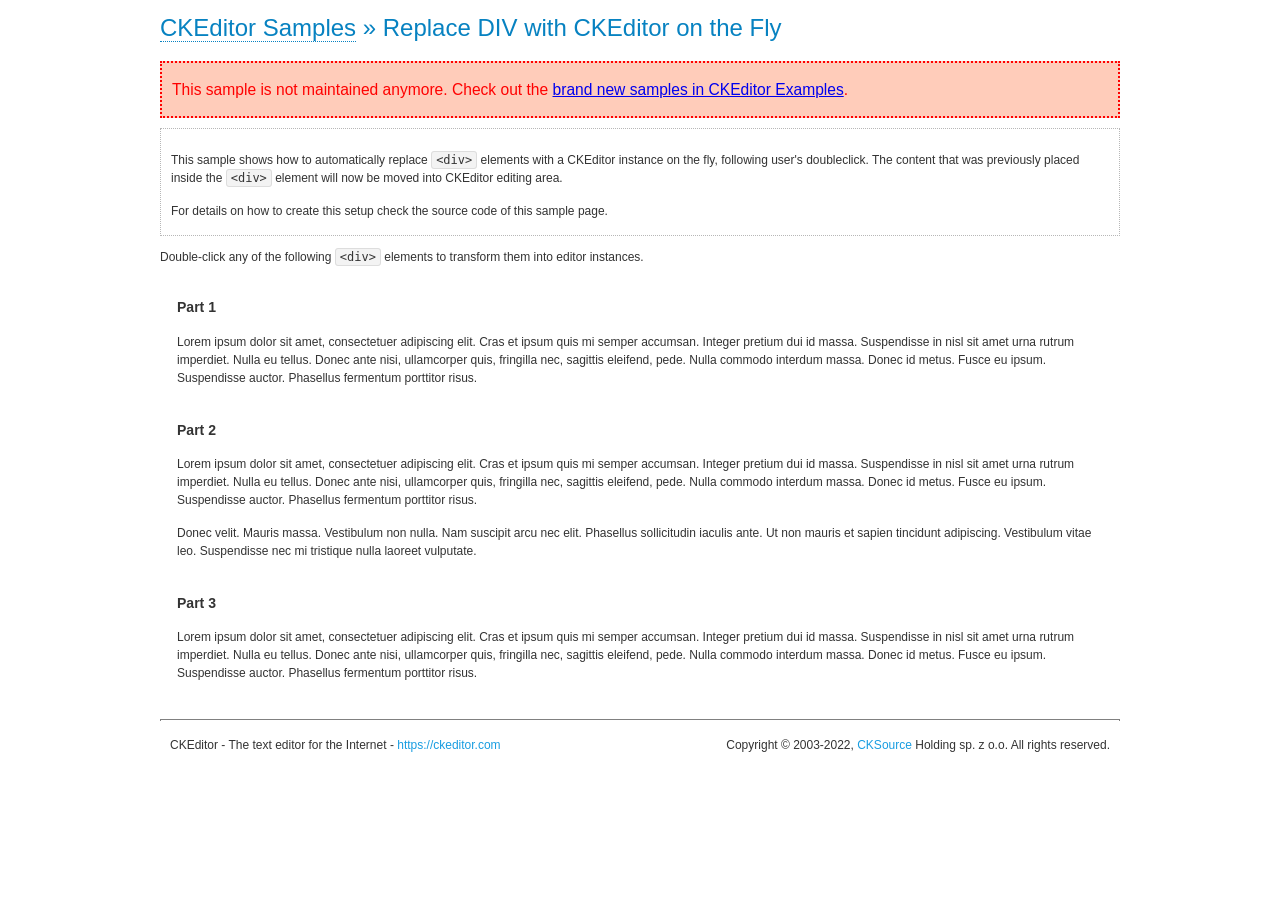
<file: src/main/webapp/resources/ckeditor/samples/old/divreplace.html>
<!DOCTYPE html>
<!--
Copyright (c) 2003-2022, CKSource Holding sp. z o.o. All rights reserved.
For licensing, see LICENSE.md or https://ckeditor.com/legal/ckeditor-oss-license
-->
<html lang="en">
<head>
	<meta charset="utf-8">
	<title>Replace DIV &mdash; CKEditor Sample</title>
	<script src="../../ckeditor.js"></script>
	<link href="sample.css" rel="stylesheet">
	<meta name="description" content="Try the latest sample of CKEditor 4 and learn more about customizing your WYSIWYG editor with endless possibilities.">
	<style>

		div.editable
		{
			border: solid 2px transparent;
			padding-left: 15px;
			padding-right: 15px;
		}

		div.editable:hover
		{
			border-color: black;
		}

	</style>
	<script>

		// Uncomment the following code to test the "Timeout Loading Method".
		// CKEDITOR.loadFullCoreTimeout = 5;

		window.onload = function() {
			// Listen to the double click event.
			if ( window.addEventListener )
				document.body.addEventListener( 'dblclick', onDoubleClick, false );
			else if ( window.attachEvent )
				document.body.attachEvent( 'ondblclick', onDoubleClick );

		};

		function onDoubleClick( ev ) {
			// Get the element which fired the event. This is not necessarily the
			// element to which the event has been attached.
			var element = ev.target || ev.srcElement;

			// Find out the div that holds this element.
			var name;

			do {
				element = element.parentNode;
			}
			while ( element && ( name = element.nodeName.toLowerCase() ) &&
				( name != 'div' || element.className.indexOf( 'editable' ) == -1 ) && name != 'body' );

			if ( name == 'div' && element.className.indexOf( 'editable' ) != -1 )
				replaceDiv( element );
		}

		var editor;

		function replaceDiv( div ) {
			if ( editor )
				editor.destroy();

			editor = CKEDITOR.replace( div );
		}

	</script>
</head>
<body>
	<h1 class="samples">
		<a href="index.html">CKEditor Samples</a> &raquo; Replace DIV with CKEditor on the Fly
	</h1>
	<div class="warning deprecated">
		This sample is not maintained anymore. Check out the <a href="https://ckeditor.com/docs/ckeditor4/latest/examples/index.html">brand new samples in CKEditor Examples</a>.
	</div>
	<div class="description">
		<p>
			This sample shows how to automatically replace <code>&lt;div&gt;</code> elements
			with a CKEditor instance on the fly, following user's doubleclick. The content
			that was previously placed inside the <code>&lt;div&gt;</code> element will now
			be moved into CKEditor editing area.
		</p>
		<p>
			For details on how to create this setup check the source code of this sample page.
		</p>
	</div>
	<p>
		Double-click any of the following <code>&lt;div&gt;</code> elements to transform them into
		editor instances.
	</p>
	<div class="editable">
		<h3>
			Part 1
		</h3>
		<p>
			Lorem ipsum dolor sit amet, consectetuer adipiscing elit. Cras et ipsum quis mi
			semper accumsan. Integer pretium dui id massa. Suspendisse in nisl sit amet urna
			rutrum imperdiet. Nulla eu tellus. Donec ante nisi, ullamcorper quis, fringilla
			nec, sagittis eleifend, pede. Nulla commodo interdum massa. Donec id metus. Fusce
			eu ipsum. Suspendisse auctor. Phasellus fermentum porttitor risus.
		</p>
	</div>
	<div class="editable">
		<h3>
			Part 2
		</h3>
		<p>
			Lorem ipsum dolor sit amet, consectetuer adipiscing elit. Cras et ipsum quis mi
			semper accumsan. Integer pretium dui id massa. Suspendisse in nisl sit amet urna
			rutrum imperdiet. Nulla eu tellus. Donec ante nisi, ullamcorper quis, fringilla
			nec, sagittis eleifend, pede. Nulla commodo interdum massa. Donec id metus. Fusce
			eu ipsum. Suspendisse auctor. Phasellus fermentum porttitor risus.
		</p>
		<p>
			Donec velit. Mauris massa. Vestibulum non nulla. Nam suscipit arcu nec elit. Phasellus
			sollicitudin iaculis ante. Ut non mauris et sapien tincidunt adipiscing. Vestibulum
			vitae leo. Suspendisse nec mi tristique nulla laoreet vulputate.
		</p>
	</div>
	<div class="editable">
		<h3>
			Part 3
		</h3>
		<p>
			Lorem ipsum dolor sit amet, consectetuer adipiscing elit. Cras et ipsum quis mi
			semper accumsan. Integer pretium dui id massa. Suspendisse in nisl sit amet urna
			rutrum imperdiet. Nulla eu tellus. Donec ante nisi, ullamcorper quis, fringilla
			nec, sagittis eleifend, pede. Nulla commodo interdum massa. Donec id metus. Fusce
			eu ipsum. Suspendisse auctor. Phasellus fermentum porttitor risus.
		</p>
	</div>
	<div id="footer">
		<hr>
		<p>
			CKEditor - The text editor for the Internet - <a class="samples" href="https://ckeditor.com/">https://ckeditor.com</a>
		</p>
		<p id="copy">
			Copyright &copy; 2003-2022, <a class="samples" href="https://cksource.com/">CKSource</a> Holding sp. z o.o. All rights reserved.
		</p>
	</div>
</body>
</html>
</file>
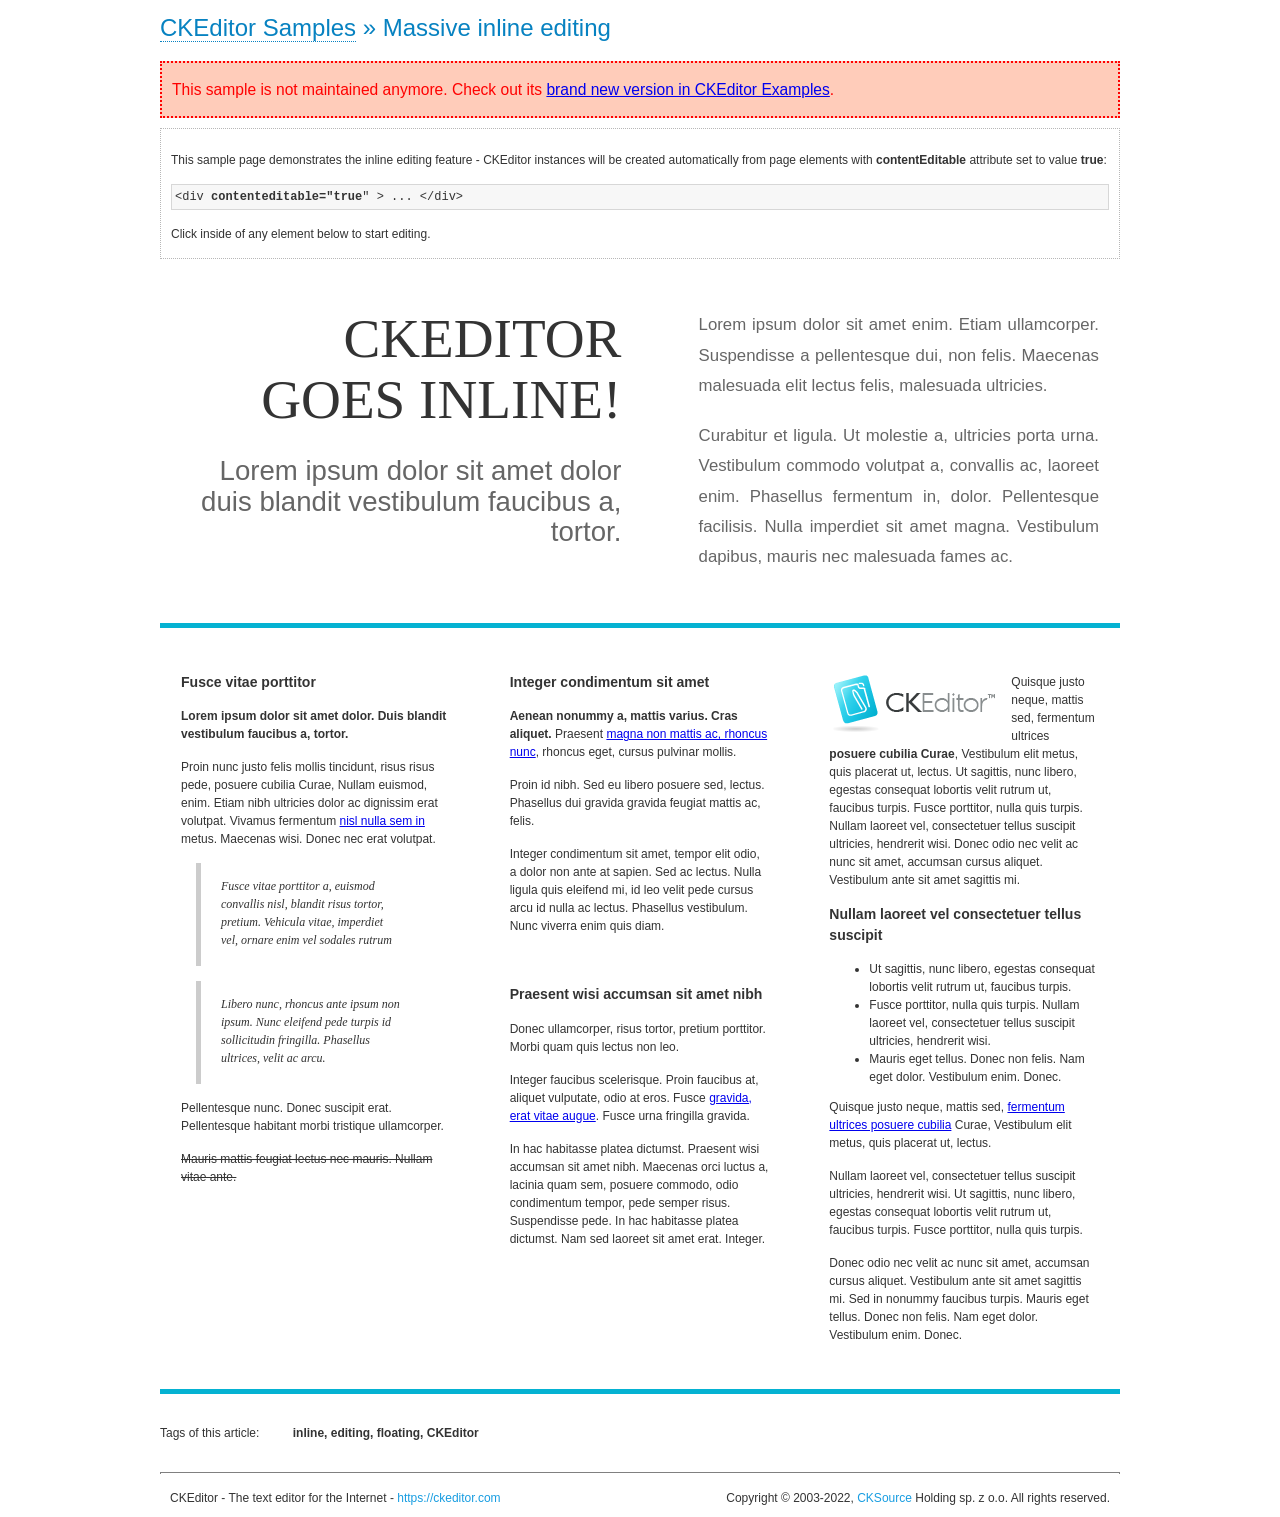
<file: src/main/webapp/resources/ckeditor/samples/old/inlineall.html>
<!DOCTYPE html>
<!--
Copyright (c) 2003-2022, CKSource Holding sp. z o.o. All rights reserved.
For licensing, see LICENSE.md or https://ckeditor.com/legal/ckeditor-oss-license
-->
<html lang="en">
<head>
	<meta charset="utf-8">
	<title>Massive inline editing &mdash; CKEditor Sample</title>
	<meta name="description" content="Try the latest sample of CKEditor 4 and learn more about customizing your WYSIWYG editor with endless possibilities.">
	<script src="../../ckeditor.js"></script>
	<script>

		// This code is generally not necessary, but it is here to demonstrate
		// how to customize specific editor instances on the fly. This fits well
		// this demo because we have editable elements (like headers) that
		// require less features.

		// The "instanceCreated" event is fired for every editor instance created.
		CKEDITOR.on( 'instanceCreated', function( event ) {
			var editor = event.editor,
				element = editor.element;

			// Customize editors for headers and tag list.
			// These editors don't need features like smileys, templates, iframes etc.
			if ( element.is( 'h1', 'h2', 'h3' ) || element.getAttribute( 'id' ) == 'taglist' ) {
				// Customize the editor configurations on "configLoaded" event,
				// which is fired after the configuration file loading and
				// execution. This makes it possible to change the
				// configurations before the editor initialization takes place.
				editor.on( 'configLoaded', function() {

					// Remove unnecessary plugins to make the editor simpler.
					editor.config.removePlugins = 'colorbutton,find,font,' +
						'forms,iframe,image,newpage,removeformat,' +
						'smiley,specialchar,stylescombo,templates';

					// Rearrange the layout of the toolbar.
					editor.config.toolbarGroups = [
						{ name: 'editing',		groups: [ 'basicstyles', 'links' ] },
						{ name: 'undo' },
						{ name: 'clipboard',	groups: [ 'selection', 'clipboard' ] },
						{ name: 'about' }
					];
				});
			}
		});

	</script>
	<link href="sample.css" rel="stylesheet">
	<style>

		/* The following styles are just to make the page look nice. */

		/* Workaround to show Arial Black in Firefox. */
		@font-face
		{
			font-family: 'arial-black';
			src: local('Arial Black');
		}

		*[contenteditable="true"]
		{
			padding: 10px;
		}

		#container
		{
			width: 960px;
			margin: 30px auto 0;
		}

		#header
		{
			overflow: hidden;
			padding: 0 0 30px;
			border-bottom: 5px solid #05B2D2;
			position: relative;
		}

		#headerLeft,
		#headerRight
		{
			width: 49%;
			overflow: hidden;
		}

		#headerLeft
		{
			float: left;
			padding: 10px 1px 1px;
		}

		#headerLeft h2,
		#headerLeft h3
		{
			text-align: right;
			margin: 0;
			overflow: hidden;
			font-weight: normal;
		}

		#headerLeft h2
		{
			font-family: "Arial Black",arial-black;
			font-size: 4.6em;
			line-height: 1.1;
			text-transform: uppercase;
		}

		#headerLeft h3
		{
			font-size: 2.3em;
			line-height: 1.1;
			margin: .2em 0 0;
			color: #666;
		}

		#headerRight
		{
			float: right;
			padding: 1px;
		}

		#headerRight p
		{
			line-height: 1.8;
			text-align: justify;
			margin: 0;
		}

		#headerRight p + p
		{
			margin-top: 20px;
		}

		#headerRight > div
		{
			padding: 20px;
			margin: 0 0 0 30px;
			font-size: 1.4em;
			color: #666;
		}

		#columns
		{
			color: #333;
			overflow: hidden;
			padding: 20px 0;
		}

		#columns > div
		{
			float: left;
			width: 33.3%;
		}

		#columns #column1 > div
		{
			margin-left: 1px;
		}

		#columns #column3 > div
		{
			margin-right: 1px;
		}

		#columns > div > div
		{
			margin: 0px 10px;
			padding: 10px 20px;
		}

		#columns blockquote
		{
			margin-left: 15px;
		}

		#tagLine
		{
			border-top: 5px solid #05B2D2;
			padding-top: 20px;
		}

		#taglist {
			display: inline-block;
			margin-left: 20px;
			font-weight: bold;
			margin: 0 0 0 20px;
		}

	</style>
</head>
<body>
<div>
	<h1 class="samples"><a href="index.html">CKEditor Samples</a> &raquo; Massive inline editing</h1>
	<div class="warning deprecated">
		This sample is not maintained anymore. Check out its <a href="https://ckeditor.com/docs/ckeditor4/latest/examples/inline.html">brand new version in CKEditor Examples</a>.
	</div>
	<div class="description">
		<p>This sample page demonstrates the inline editing feature - CKEditor instances will be created automatically from page elements with <strong>contentEditable</strong> attribute set to value <strong>true</strong>:</p>
		<pre class="samples">&lt;div <strong>contenteditable="true</strong>" &gt; ... &lt;/div&gt;</pre>
		<p>Click inside of any element below to start editing.</p>
	</div>
</div>
<div id="container">
	<div id="header">
		<div id="headerLeft">
			<h2 id="sampleTitle" contenteditable="true">
				CKEditor<br> Goes Inline!
			</h2>
			<h3 contenteditable="true">
				Lorem ipsum dolor sit amet dolor duis blandit vestibulum faucibus a, tortor.
			</h3>
		</div>
		<div id="headerRight">
			<div contenteditable="true">
				<p>
					Lorem ipsum dolor sit amet enim. Etiam ullamcorper. Suspendisse a pellentesque dui, non felis. Maecenas malesuada elit lectus felis, malesuada ultricies.
				</p>
				<p>
					Curabitur et ligula. Ut molestie a, ultricies porta urna. Vestibulum commodo volutpat a, convallis ac, laoreet enim. Phasellus fermentum in, dolor. Pellentesque facilisis. Nulla imperdiet sit amet magna. Vestibulum dapibus, mauris nec malesuada fames ac.
				</p>
			</div>
		</div>
	</div>
	<div id="columns">
		<div id="column1">
			<div contenteditable="true">
				<h3>
					Fusce vitae porttitor
				</h3>
				<p>
					<strong>
						Lorem ipsum dolor sit amet dolor. Duis blandit vestibulum faucibus a, tortor.
					</strong>
				</p>
				<p>
					Proin nunc justo felis mollis tincidunt, risus risus pede, posuere cubilia Curae, Nullam euismod, enim. Etiam nibh ultricies dolor ac dignissim erat volutpat. Vivamus fermentum <a href="https://ckeditor.com/">nisl nulla sem in</a> metus. Maecenas wisi. Donec nec erat volutpat.
				</p>
				<blockquote>
					<p>
						Fusce vitae porttitor a, euismod convallis nisl, blandit risus tortor, pretium.
						Vehicula vitae, imperdiet vel, ornare enim vel sodales rutrum
					</p>
				</blockquote>
				<blockquote>
					<p>
						Libero nunc, rhoncus ante ipsum non ipsum. Nunc eleifend pede turpis id sollicitudin fringilla. Phasellus ultrices, velit ac arcu.
					</p>
				</blockquote>
				<p>Pellentesque nunc. Donec suscipit erat. Pellentesque habitant morbi tristique ullamcorper.</p>
				<p><s>Mauris mattis feugiat lectus nec mauris. Nullam vitae ante.</s></p>
			</div>
		</div>
		<div id="column2">
			<div contenteditable="true">
				<h3>
					Integer condimentum sit amet
				</h3>
				<p>
					<strong>Aenean nonummy a, mattis varius. Cras aliquet.</strong>
					Praesent <a href="https://ckeditor.com/">magna non mattis ac, rhoncus nunc</a>, rhoncus eget, cursus pulvinar mollis.</p>
				<p>Proin id nibh. Sed eu libero posuere sed, lectus. Phasellus dui gravida gravida feugiat mattis ac, felis.</p>
				<p>Integer condimentum sit amet, tempor elit odio, a dolor non ante at sapien. Sed ac lectus. Nulla ligula quis eleifend mi, id leo velit pede cursus arcu id nulla ac lectus. Phasellus vestibulum. Nunc viverra enim quis diam.</p>
			</div>
			<div contenteditable="true">
				<h3>
					Praesent wisi accumsan sit amet nibh
				</h3>
				<p>Donec ullamcorper, risus tortor, pretium porttitor. Morbi quam quis lectus non leo.</p>
				<p style="margin-left: 40px; ">Integer faucibus scelerisque. Proin faucibus at, aliquet vulputate, odio at eros. Fusce <a href="https://ckeditor.com/">gravida, erat vitae augue</a>. Fusce urna fringilla gravida.</p>
				<p>In hac habitasse platea dictumst. Praesent wisi accumsan sit amet nibh. Maecenas orci luctus a, lacinia quam sem, posuere commodo, odio condimentum tempor, pede semper risus. Suspendisse pede. In hac habitasse platea dictumst. Nam sed laoreet sit amet erat. Integer.</p>
			</div>
		</div>
		<div id="column3">
			<div contenteditable="true">
				<p>
					<img src="assets/inlineall/logo.png" alt="CKEditor logo" style="float:left">
				</p>
				<p>Quisque justo neque, mattis sed, fermentum ultrices <strong>posuere cubilia Curae</strong>, Vestibulum elit metus, quis placerat ut, lectus. Ut sagittis, nunc libero, egestas consequat lobortis velit rutrum ut, faucibus turpis. Fusce porttitor, nulla quis turpis. Nullam laoreet vel, consectetuer tellus suscipit ultricies, hendrerit wisi. Donec odio nec velit ac nunc sit amet, accumsan cursus aliquet. Vestibulum ante sit amet sagittis mi.</p>
				<h3>
					Nullam laoreet vel consectetuer tellus suscipit
				</h3>
				<ul>
					<li>Ut sagittis, nunc libero, egestas consequat lobortis velit rutrum ut, faucibus turpis.</li>
					<li>Fusce porttitor, nulla quis turpis. Nullam laoreet vel, consectetuer tellus suscipit ultricies, hendrerit wisi.</li>
					<li>Mauris eget tellus. Donec non felis. Nam eget dolor. Vestibulum enim. Donec.</li>
				</ul>
				<p>Quisque justo neque, mattis sed, <a href="https://ckeditor.com/">fermentum ultrices posuere cubilia</a> Curae, Vestibulum elit metus, quis placerat ut, lectus.</p>
				<p>Nullam laoreet vel, consectetuer tellus suscipit ultricies, hendrerit wisi. Ut sagittis, nunc libero, egestas consequat lobortis velit rutrum ut, faucibus turpis. Fusce porttitor, nulla quis turpis.</p>
				<p>Donec odio nec velit ac nunc sit amet, accumsan cursus aliquet. Vestibulum ante sit amet sagittis mi. Sed in nonummy faucibus turpis. Mauris eget tellus. Donec non felis. Nam eget dolor. Vestibulum enim. Donec.</p>
			</div>
		</div>
	</div>
	<div id="tagLine">
		Tags of this article:
		<p id="taglist" contenteditable="true">
			inline, editing, floating, CKEditor
		</p>
	</div>
</div>
<div id="footer">
	<hr>
	<p>
		CKEditor - The text editor for the Internet - <a class="samples" href="https://ckeditor.com/">
			https://ckeditor.com</a>
	</p>
	<p id="copy">
		Copyright &copy; 2003-2022, <a class="samples" href="https://cksource.com/">CKSource</a> Holding sp. z o.o. All rights reserved.
	</p>
</div>
</body>
</html>
</file>
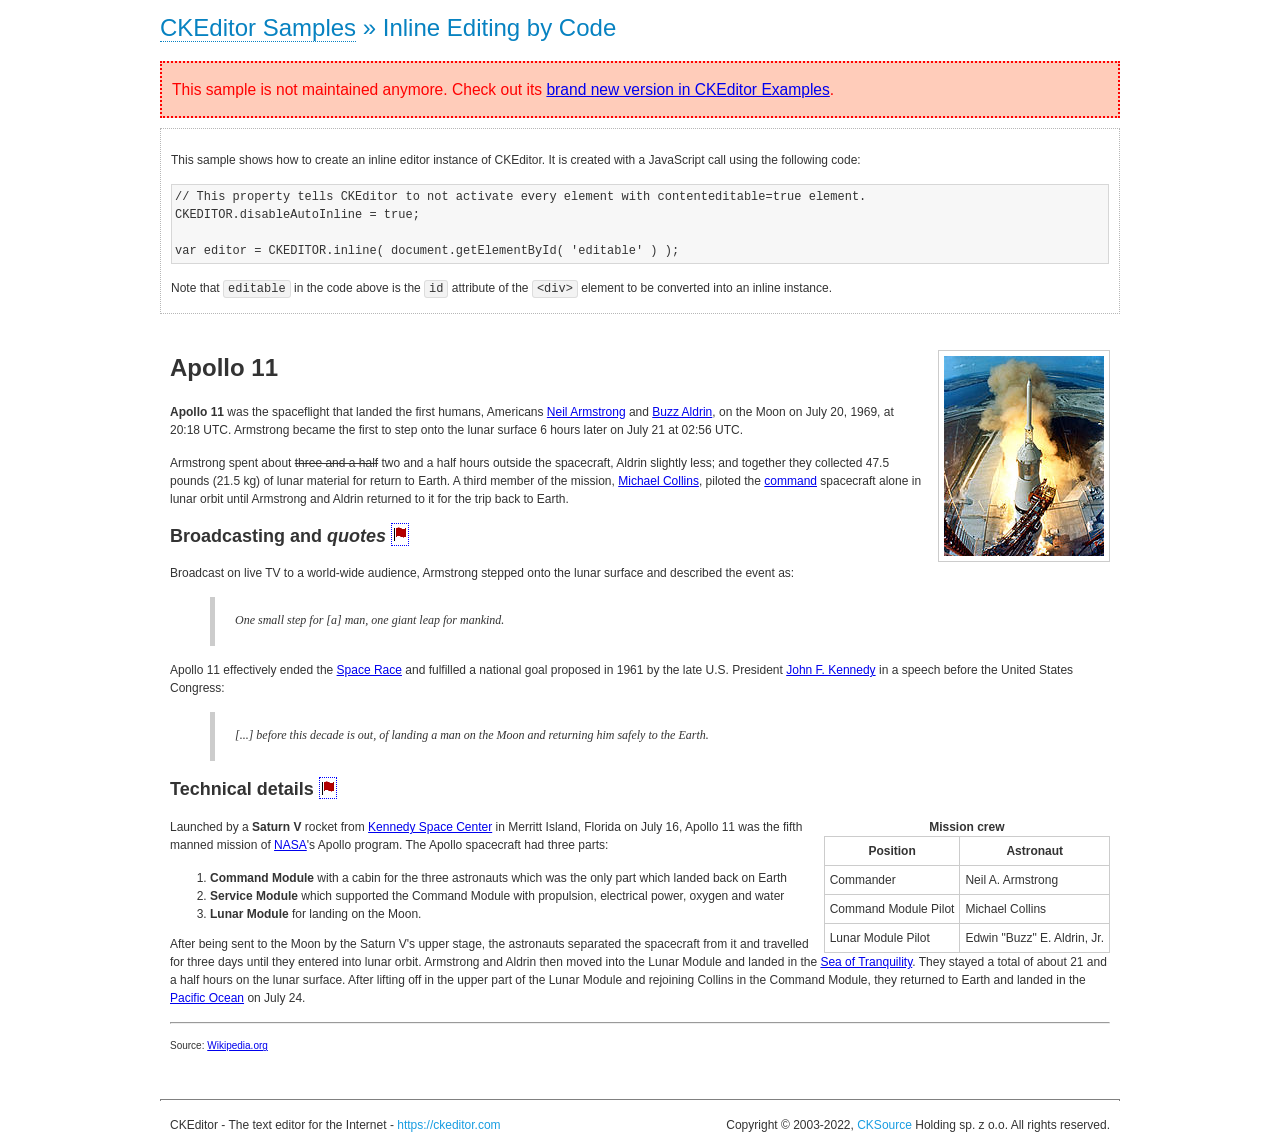
<file: src/main/webapp/resources/ckeditor/samples/old/inlinebycode.html>
<!DOCTYPE html>
<!--
Copyright (c) 2003-2022, CKSource Holding sp. z o.o. All rights reserved.
For licensing, see LICENSE.md or https://ckeditor.com/legal/ckeditor-oss-license
-->
<html lang="en">
<head>
	<meta charset="utf-8">
	<title>Inline Editing by Code &mdash; CKEditor Sample</title>
	<script src="../../ckeditor.js"></script>
	<link href="sample.css" rel="stylesheet">
	<meta name="description" content="Try the latest sample of CKEditor 4 and learn more about customizing your WYSIWYG editor with endless possibilities.">
	<style>

		#editable
		{
			padding: 10px;
			float: left;
		}

	</style>
</head>
<body>
	<h1 class="samples">
		<a href="index.html">CKEditor Samples</a> &raquo; Inline Editing by Code
	</h1>
	<div class="warning deprecated">
		This sample is not maintained anymore. Check out its <a href="https://ckeditor.com/docs/ckeditor4/latest/examples/inline.html">brand new version in CKEditor Examples</a>.
	</div>
	<div class="description">
		<p>
			This sample shows how to create an inline editor instance of CKEditor. It is created
			with a JavaScript call using the following code:
		</p>
<pre class="samples">
// This property tells CKEditor to not activate every element with contenteditable=true element.
CKEDITOR.disableAutoInline = true;

var editor = CKEDITOR.inline( document.getElementById( 'editable' ) );
</pre>
		<p>
			Note that <code>editable</code> in the code above is the <code>id</code>
			attribute of the <code>&lt;div&gt;</code> element to be converted into an inline instance.
		</p>
	</div>
	<div id="editable" contenteditable="true">
		<h1><img alt="Saturn V carrying Apollo 11" class="right" src="assets/sample.jpg" /> Apollo 11</h1>

		<p><b>Apollo 11</b> was the spaceflight that landed the first humans, Americans <a href="http://en.wikipedia.org/wiki/Neil_Armstrong" title="Neil Armstrong">Neil Armstrong</a> and <a href="http://en.wikipedia.org/wiki/Buzz_Aldrin" title="Buzz Aldrin">Buzz Aldrin</a>, on the Moon on July 20, 1969, at 20:18 UTC. Armstrong became the first to step onto the lunar surface 6 hours later on July 21 at 02:56 UTC.</p>

		<p>Armstrong spent about <s>three and a half</s> two and a half hours outside the spacecraft, Aldrin slightly less; and together they collected 47.5 pounds (21.5&nbsp;kg) of lunar material for return to Earth. A third member of the mission, <a href="http://en.wikipedia.org/wiki/Michael_Collins_(astronaut)" title="Michael Collins (astronaut)">Michael Collins</a>, piloted the <a href="http://en.wikipedia.org/wiki/Apollo_Command/Service_Module" title="Apollo Command/Service Module">command</a> spacecraft alone in lunar orbit until Armstrong and Aldrin returned to it for the trip back to Earth.</p>

		<h2>Broadcasting and <em>quotes</em> <a id="quotes" name="quotes"></a></h2>

		<p>Broadcast on live TV to a world-wide audience, Armstrong stepped onto the lunar surface and described the event as:</p>

		<blockquote>
			<p>One small step for [a] man, one giant leap for mankind.</p>
		</blockquote>

		<p>Apollo 11 effectively ended the <a href="http://en.wikipedia.org/wiki/Space_Race" title="Space Race">Space Race</a> and fulfilled a national goal proposed in 1961 by the late U.S. President <a href="http://en.wikipedia.org/wiki/John_F._Kennedy" title="John F. Kennedy">John F. Kennedy</a> in a speech before the United States Congress:</p>

		<blockquote>
			<p>[...] before this decade is out, of landing a man on the Moon and returning him safely to the Earth.</p>
		</blockquote>

		<h2>Technical details <a id="tech-details" name="tech-details"></a></h2>

		<table align="right" border="1" bordercolor="#ccc" cellpadding="5" cellspacing="0" style="border-collapse:collapse;margin:10px 0 10px 15px;">
			<caption><strong>Mission crew</strong></caption>
			<thead>
			<tr>
				<th scope="col">Position</th>
				<th scope="col">Astronaut</th>
			</tr>
			</thead>
			<tbody>
			<tr>
				<td>Commander</td>
				<td>Neil A. Armstrong</td>
			</tr>
			<tr>
				<td>Command Module Pilot</td>
				<td>Michael Collins</td>
			</tr>
			<tr>
				<td>Lunar Module Pilot</td>
				<td>Edwin &quot;Buzz&quot; E. Aldrin, Jr.</td>
			</tr>
			</tbody>
		</table>

		<p>Launched by a <strong>Saturn V</strong> rocket from <a href="http://en.wikipedia.org/wiki/Kennedy_Space_Center" title="Kennedy Space Center">Kennedy Space Center</a> in Merritt Island, Florida on July 16, Apollo 11 was the fifth manned mission of <a href="http://en.wikipedia.org/wiki/NASA" title="NASA">NASA</a>&#39;s Apollo program. The Apollo spacecraft had three parts:</p>

		<ol>
			<li><strong>Command Module</strong> with a cabin for the three astronauts which was the only part which landed back on Earth</li>
			<li><strong>Service Module</strong> which supported the Command Module with propulsion, electrical power, oxygen and water</li>
			<li><strong>Lunar Module</strong> for landing on the Moon.</li>
		</ol>

		<p>After being sent to the Moon by the Saturn V&#39;s upper stage, the astronauts separated the spacecraft from it and travelled for three days until they entered into lunar orbit. Armstrong and Aldrin then moved into the Lunar Module and landed in the <a href="http://en.wikipedia.org/wiki/Mare_Tranquillitatis" title="Mare Tranquillitatis">Sea of Tranquility</a>. They stayed a total of about 21 and a half hours on the lunar surface. After lifting off in the upper part of the Lunar Module and rejoining Collins in the Command Module, they returned to Earth and landed in the <a href="http://en.wikipedia.org/wiki/Pacific_Ocean" title="Pacific Ocean">Pacific Ocean</a> on July 24.</p>

		<hr />
		<p style="text-align: right;"><small>Source: <a href="http://en.wikipedia.org/wiki/Apollo_11">Wikipedia.org</a></small></p>
	</div>

	<script>
		// We need to turn off the automatic editor creation first.
		CKEDITOR.disableAutoInline = true;

		var editor = CKEDITOR.inline( 'editable' );
	</script>
	<div id="footer">
		<hr>
		<p contenteditable="true">
			CKEditor - The text editor for the Internet - <a class="samples" href="https://ckeditor.com/">
				https://ckeditor.com</a>
		</p>
		<p id="copy">
			Copyright &copy; 2003-2022, <a class="samples" href="https://cksource.com/">CKSource</a> Holding sp. z o.o. All rights reserved.
		</p>
	</div>
</body>
</html>
</file>
<file: src/main/webapp/resources/ckeditor/samples/css/samples.css>
/**
 * @license Copyright (c) 2003-2022, CKSource Holding sp. z o.o. All rights reserved.
 * For licensing, see LICENSE.md or https://ckeditor.com/legal/ckeditor-oss-license
 */
@media (max-width: 900px) {
  .global-is-mobile-hidden {
    display: none !important;
  }
}
article,
aside,
details,
figcaption,
figure,
footer,
header,
hgroup,
main,
menu,
nav,
section {
  display: block;
}
body,
html {
  margin: 0;
  padding: 0;
  font: 16px / 1.8 Arial, 'Helvetica Neue', Helvetica, sans-serif;
  font-weight: 300;
  color: #575757;
}
.grid-width-10 {
  width: 10%;
}
.grid-width-20 {
  width: 20%;
}
.grid-width-30 {
  width: 30%;
}
.grid-width-40 {
  width: 40%;
}
.grid-width-50 {
  width: 50%;
}
.grid-width-60 {
  width: 60%;
}
.grid-width-70 {
  width: 70%;
}
.grid-width-80 {
  width: 80%;
}
.grid-width-90 {
  width: 90%;
}
.grid-width-100 {
  width: 100%;
}
@media (max-width: 900px) {
  .grid-width-10,
  .grid-width-20,
  .grid-width-30,
  .grid-width-40,
  .grid-width-50,
  .grid-width-60,
  .grid-width-70,
  .grid-width-80,
  .grid-width-90,
  .grid-width-100 {
    width: 100%;
  }
}
*[class*="grid-width"] {
  -webkit-box-sizing: border-box;
  -moz-box-sizing: border-box;
  box-sizing: border-box;
  padding-left: 4%;
  padding-right: 4%;
  float: left;
}
*[class*="grid-width"]:after,
.grid-container:after,
*[class*="grid-width"]:before,
.grid-container:before {
  content: '';
  display: block;
  overflow: hidden;
  visibility: hidden;
  font-size: 0;
  line-height: 0;
  width: 0;
  height: 0;
}
*[class*="grid-width"]:after,
.grid-container:after {
  clear: both;
}
.grid-container {
  -webkit-box-sizing: border-box;
  -moz-box-sizing: border-box;
  box-sizing: border-box;
  margin-left: auto;
  margin-right: auto;
}
.grid-container-nested *[class*="grid-width"]:first-child {
  padding-left: 0;
}
.grid-container-nested *[class*="grid-width"]:last-child {
  padding-right: 0;
}
@media (max-width: 900px) {
  .grid-container-nested *[class*="grid-width"]:first-child {
    padding-left: 4%;
  }
  .grid-container-nested *[class*="grid-width"]:last-child {
    padding-right: 4%;
  }
}
.header-a {
  min-height: 140px;
  overflow: hidden;
}
.header-a .header-a-logo {
  margin: 40px 0 0;
}
@media (max-width: 900px) {
  .header-a .header-a-logo {
    text-align: center;
  }
}
.header-a .header-a-logo img {
  border: transparent;
}
.navigation-a {
  height: 30px;
  background: #3D3D3D;
  position: absolute;
  left: 0;
  right: 0;
  top: 0;
  padding: 0;
  overflow: hidden;
}
@media (max-width: 900px) {
  .navigation-a {
    text-align: center;
  }
}
.navigation-a ul {
  list-style: none;
  margin: 0;
  overflow: hidden;
}
.navigation-a ul li,
.navigation-a ul li a {
  display: inline-block;
}
@media (max-width: 900px) {
  .navigation-a ul {
    width: auto;
    text-overflow: ellipsis;
    white-space: nowrap;
    display: inline-block;
    float: none;
  }
  .navigation-a ul:before,
  .navigation-a ul:after {
    display: none;
  }
}
.navigation-a ul.navigation-a-left {
  text-align: left;
}
@media (max-width: 900px) {
  .navigation-a ul.navigation-a-left {
    padding-right: 0;
  }
}
.navigation-a ul.navigation-a-right {
  text-align: right;
}
@media (max-width: 900px) {
  .navigation-a ul.navigation-a-right {
    padding-left: 23px;
  }
}
.navigation-a ul li + li {
  margin-left: 23px;
}
.navigation-a ul li a {
  font-size: 10px;
  font-size: 0.625rem;
  line-height: 18px;
  line-height: 1.13rem;
  line-height: 30px;
  float: left;
  color: #ddd;
  font-weight: bold;
  text-decoration: none;
  text-transform: uppercase;
}
.navigation-a ul li a:hover {
  cursor: pointer;
  color: #fff;
}
.icon-navigation-a-github:before,
.icon-navigation-a-github:after {
  background-image: url("[data-uri]");
}
.navigation-b {
  text-align: right;
  margin: 52px 0 0;
  overflow: visible;
}
@media (max-width: 900px) {
  .navigation-b {
    text-align: center;
    margin-top: 20px;
    padding: 0;
  }
}
.navigation-b ul {
  padding: 0;
  list-style: none;
  margin: 0;
  overflow: visible;
}
.navigation-b ul li,
.navigation-b ul li a {
  display: inline-block;
}
@media (max-width: 900px) {
  .navigation-b ul {
    display: table;
    width: 100%;
    padding-bottom: 1.5em;
  }
}
@media (max-width: 900px) {
  .navigation-b ul li {
    display: table-row;
  }
}
.navigation-b ul li + li {
  margin-left: 20px;
}
@media (max-width: 900px) {
  .navigation-b ul li + li {
    margin-left: 0;
  }
}
.navigation-b ul li a {
  -webkit-box-sizing: border-box;
  -moz-box-sizing: border-box;
  box-sizing: border-box;
  text-transform: uppercase;
  text-decoration: none;
  outline: none;
}
@media (max-width: 900px) {
  .navigation-b ul li a {
    width: 100%;
    -webkit-border-radius: 0;
    -webkit-background-clip: padding-box;
    -moz-border-radius: 0;
    -moz-background-clip: padding;
    border-radius: 0;
    background-clip: padding-box;
  }
}
.footer-a {
  font-size: 13px;
  font-size: 0.8125rem;
  line-height: 23.4px;
  line-height: 1.46rem;
  padding-top: 2.25em;
  padding-bottom: 2.25em;
  overflow: hidden;
  color: #8a8a8a;
}
.footer-a a {
  color: #0287D0;
  text-decoration: none;
  border-bottom: 1px dotted #0287D0;
}
.footer-a a:hover {
  color: #0277b7;
}
.footer-a p {
  margin: 0;
  display: inline-block;
  text-align: center;
}
.content {
  font-size: 14px;
  font-size: 0.875rem;
  line-height: 25.2px;
  line-height: 1.57rem;
  overflow: hidden;
  padding-top: 1.5em;
  padding-bottom: 1.5em;
}
.content p {
  margin: 0.75em 0;
}
.content ul,
.content ol,
.content pre,
.content blockquote,
.content textarea:not([class^="cke"]),
.content .cke {
  margin: 1.875em 0;
}
.content code,
.content kbd {
  -webkit-border-radius: 3px;
  -webkit-background-clip: padding-box;
  -moz-border-radius: 3px;
  -moz-background-clip: padding;
  border-radius: 3px;
  background-clip: padding-box;
  padding: 3px 4px;
}
.content pre,
.content code,
.content kbd,
.content blockquote {
  background: #f5f5f5;
}
.content blockquote,
.content pre {
  background: none;
  border-left: 4px solid #0287D0;
  padding: 1.5em 2.25em;
}
.content p a,
.content ul a,
.content ol a,
.content blockquote a,
.content h1 a,
.content h2 a,
.content h3 a,
.content h4 a,
.content h5 a {
  color: #0287D0;
  text-decoration: none;
  border-bottom: 1px dotted #0287D0;
}
.content p a:hover,
.content ul a:hover,
.content ol a:hover,
.content blockquote a:hover,
.content h1 a:hover,
.content h2 a:hover,
.content h3 a:hover,
.content h4 a:hover,
.content h5 a:hover {
  color: #0277b7;
}
.content h1,
.content h2,
.content h3,
.content h4,
.content h5 {
  color: #000;
  font-weight: 100;
}
.content h1 code,
.content h2 code,
.content h3 code,
.content h4 code,
.content h5 code,
.content h1 kbd,
.content h2 kbd,
.content h3 kbd,
.content h4 kbd,
.content h5 kbd {
  font-size: inherit;
}
.content h1 a.content-heading-anchor,
.content h2 a.content-heading-anchor,
.content h3 a.content-heading-anchor,
.content h4 a.content-heading-anchor,
.content h5 a.content-heading-anchor {
  font-weight: 100;
  vertical-align: middle;
  opacity: 0;
  border: 0;
}
.content h1:hover a.content-heading-anchor,
.content h2:hover a.content-heading-anchor,
.content h3:hover a.content-heading-anchor,
.content h4:hover a.content-heading-anchor,
.content h5:hover a.content-heading-anchor {
  opacity: 1;
}
.content h1:target a,
.content h2:target a,
.content h3:target a,
.content h4:target a,
.content h5:target a {
  -webkit-animation: targetLinkOpacity 0.5s linear alternate;
  -moz-animation: targetLinkOpacity 0.5s linear alternate;
  -o-animation: targetLinkOpacity 0.5s linear alternate;
  animation: targetLinkOpacity 0.5s linear alternate;
  opacity: 1;
}
.content input,
.content select,
.content textarea:not([class^="cke"]) {
  -webkit-border-radius: 3px;
  -webkit-background-clip: padding-box;
  -moz-border-radius: 3px;
  -moz-background-clip: padding;
  border-radius: 3px;
  background-clip: padding-box;
  -webkit-box-shadow: inset 0 1px 1px rgba(0, 0, 0, 0.08);
  -moz-box-shadow: inset 0 1px 1px rgba(0, 0, 0, 0.08);
  box-shadow: inset 0 1px 1px rgba(0, 0, 0, 0.08);
  font: inherit;
  color: inherit;
  border: 1px solid #D9D9D9;
  padding: .2em .5em;
}
.content input:focus,
.content select:focus,
.content textarea:not([class^="cke"]):focus {
  border-color: #66afe9;
  outline: 0;
  -webkit-box-shadow: inset 0 1px 1px rgba(0, 0, 0, 0.08), 0 0 8px #93c6ef;
  -moz-box-shadow: inset 0 1px 1px rgba(0, 0, 0, 0.08), 0 0 8px #93c6ef;
  box-shadow: inset 0 1px 1px rgba(0, 0, 0, 0.08), 0 0 8px #93c6ef;
}
.content abbr {
  border-bottom: 1px dotted #666;
  cursor: pointer;
}
.content blockquote {
  font-style: italic;
  font-family: Georgia, Times, "Times New Roman", serif;
  font-size: 16px;
  font-size: 1rem;
  line-height: 28.8px;
  line-height: 1.8rem;
}
.content em {
  font-style: italic;
}
.content h1 {
  font-size: 36px;
  font-size: 2.25rem;
  line-height: 64.8px;
  line-height: 4.05rem;
  margin: 1.125em 0 0;
}
.content h2 {
  font-size: 27.2px;
  font-size: 1.7rem;
  line-height: 48.96px;
  line-height: 3.06rem;
  margin: 0.9em 0 0;
}
.content h3 {
  font-size: 24px;
  font-size: 1.5rem;
  line-height: 43.2px;
  line-height: 2.7rem;
  font-weight: 500;
  margin: 0.75em 0 0;
}
.content h4 {
  font-size: 19.2px;
  font-size: 1.2rem;
  line-height: 34.56px;
  line-height: 2.16rem;
  font-weight: 500;
  margin: 0.75em 0 0;
}
.content h5 {
  font-size: 17.6px;
  font-size: 1.1rem;
  line-height: 31.68px;
  line-height: 1.98rem;
  font-weight: 500;
  margin: 0.75em 0 0;
}
.content hr {
  border: 0;
  border-top: 4px solid #D9D9D9;
  margin: 1.5em 0;
}
.content input[type="text"] {
  height: 1.8em;
  line-height: 1.8em;
}
.content input[type="button"] {
  -webkit-appearance: button;
  -moz-appearance: button;
  appearance: button;
}
.content kbd {
  font-size: 12px;
  font-size: 0.75rem;
  line-height: 21.6px;
  line-height: 1.35rem;
  font-family: Arial, 'Helvetica Neue', Helvetica, sans-serif;
  padding: 2px 6px;
  -webkit-box-shadow: 0 0 4px #fff inset, 0 2px 0 #D9D9D9;
  -moz-box-shadow: 0 0 4px #fff inset, 0 2px 0 #D9D9D9;
  box-shadow: 0 0 4px #fff inset, 0 2px 0 #D9D9D9;
}
.content p img {
  vertical-align: middle;
}
.content p pre {
  padding: 1.5em;
}
.content pre {
  padding: 0;
  border: 0;
  tab-size: 4;
  -o-tab-size: 4;
  -moz-tab-size: 4;
}
.content pre,
.content code {
  font-size: 11.89px;
  font-size: 0.743rem;
  line-height: 21.4px;
  line-height: 1.34rem;
  font-family: Consolas, Menlo, Monaco, Lucida Console, Liberation Mono, DejaVu Sans Mono, Bitstream Vera Sans Mono, Courier New, monospace, serif;
}
.content pre a,
.content code a {
  border: 0;
}
.content pre code {
  padding: 0.75em;
  display: block;
}
.content strong {
  color: #000;
}
.content ul ul,
.content ol ul,
.content ul ol,
.content ol ol {
  margin: 0.75em 0;
}
.content ul li,
.content ol li {
  font-size: 14px;
  font-size: 0.875rem;
  line-height: 30.24px;
  line-height: 1.89rem;
}
.content textarea:not([class^="cke"]) {
  width: 100%;
}
.content div.todo {
  border: 2px dotted #444;
  padding: 10px;
  margin: 60px 0 10px 0;
  /* Remove me some day */
}
.content div.todo:before {
  content: "TODO";
  font-weight: bold;
}
body a.button-a,
body button.button-a,
body input.button-a {
  -webkit-border-radius: 3px;
  -webkit-background-clip: padding-box;
  -moz-border-radius: 3px;
  -moz-background-clip: padding;
  border-radius: 3px;
  background-clip: padding-box;
  font-size: 14px;
  font-size: 0.875rem;
  line-height: 25.2px;
  line-height: 1.57rem;
  height: 36px;
  line-height: 36px;
  padding: 0 1.1em;
  font-weight: 700;
  color: #3e3e3e;
  white-space: nowrap;
  text-decoration: none;
  display: inline-block;
  cursor: pointer;
  border: 0;
  vertical-align: middle;
  margin: 1px 0;
  background: transparent;
}
body a.button-a.icon-pos-left,
body button.button-a.icon-pos-left,
body input.button-a.icon-pos-left {
  padding-left: .8em;
}
body a.button-a.icon-pos-right,
body button.button-a.icon-pos-right,
body input.button-a.icon-pos-right {
  padding-right: .8em;
}
body a.button-a.button-a-no-text,
body button.button-a.button-a-no-text,
body input.button-a.button-a-no-text {
  -webkit-border-radius: 100px;
  -webkit-background-clip: padding-box;
  -moz-border-radius: 100px;
  -moz-background-clip: padding;
  border-radius: 100px;
  background-clip: padding-box;
  width: 36px;
  padding: 0;
  text-indent: -999px;
  overflow: hidden;
  position: relative;
  text-align: center;
}
body a.button-a.button-a-no-text:before,
body button.button-a.button-a-no-text:before,
body input.button-a.button-a-no-text:before {
  position: absolute;
  left: 50%;
  top: 50%;
  margin: -9px 0 0 -9px;
}
@media (max-width: 900px) {
  body a.button-a.button-a-mobile-collapsed,
  body button.button-a.button-a-mobile-collapsed,
  body input.button-a.button-a-mobile-collapsed {
    -webkit-border-radius: 100px;
    -webkit-background-clip: padding-box;
    -moz-border-radius: 100px;
    -moz-background-clip: padding;
    border-radius: 100px;
    background-clip: padding-box;
    width: 36px;
    padding: 0;
    text-indent: -999px;
    overflow: hidden;
    position: relative;
    text-align: center;
  }
  body a.button-a.button-a-mobile-collapsed:before,
  body button.button-a.button-a-mobile-collapsed:before,
  body input.button-a.button-a-mobile-collapsed:before {
    position: absolute;
    left: 50%;
    top: 50%;
    margin: -9px 0 0 -9px;
  }
  body a.button-a.button-a-mobile-collapsed:before,
  body button.button-a.button-a-mobile-collapsed:before,
  body input.button-a.button-a-mobile-collapsed:before {
    position: absolute;
    left: 50%;
    top: 50%;
    margin: -9px 0 0 -9px;
  }
}
body a.button-a:active,
body button.button-a:active,
body input.button-a:active,
body a.button-a:hover,
body button.button-a:hover,
body input.button-a:hover {
  color: #fff;
  background: #0277b7;
}
body a.button-a:focus,
body button.button-a:focus,
body input.button-a:focus {
  border-color: #66afe9;
  outline: 0;
  -webkit-box-shadow: inset 0 1px 1px rgba(0, 0, 0, 0.075), 0 0 8px #93c6ef;
  -moz-box-shadow: inset 0 1px 1px rgba(0, 0, 0, 0.075), 0 0 8px #93c6ef;
  box-shadow: inset 0 1px 1px rgba(0, 0, 0, 0.075), 0 0 8px #93c6ef;
}
body a.button-a-soft,
body button.button-a-soft,
body input.button-a-soft {
  background: #e7e7e7;
}
body a.button-a-soft:active,
body button.button-a-soft:active,
body input.button-a-soft:active,
body a.button-a-soft:hover,
body button.button-a-soft:hover,
body input.button-a-soft:hover {
  color: #3e3e3e;
  background: #cecece;
}
body a.button-a-background,
body button.button-a-background,
body input.button-a-background,
body a.navigation-b ul li a:hover,
body button.navigation-b ul li a:hover,
body input.navigation-b ul li a:hover {
  color: #fff;
  background: #0287D0;
}
body a.button-a-background:active,
body button.button-a-background:active,
body input.button-a-background:active,
body a.button-a-background:hover,
body button.button-a-background:hover,
body input.button-a-background:hover,
body a.navigation-b ul li a:hover:active,
body button.navigation-b ul li a:hover:active,
body input.navigation-b ul li a:hover:active,
body a.navigation-b ul li a:hover:hover,
body button.navigation-b ul li a:hover:hover,
body input.navigation-b ul li a:hover:hover {
  color: #fff;
  background: #0277b7;
}
.balloon-a {
  font-size: 12px;
  font-size: 0.75rem;
  line-height: 21.6px;
  line-height: 1.35rem;
  -webkit-border-radius: 3px;
  -webkit-background-clip: padding-box;
  -moz-border-radius: 3px;
  -moz-background-clip: padding;
  border-radius: 3px;
  background-clip: padding-box;
  border-bottom: 3px solid #d4d4d4;
  background: #ebebeb;
  display: inline-block;
  white-space: nowrap;
  padding: .4em 1.2em .2em;
  font-weight: 700;
  position: relative;
  z-index: 1000;
  text-transform: none;
  color: #575757;
}
.balloon-a:hover {
  color: #575757;
}
.balloon-a:before {
  content: '';
  width: 0;
  height: 0;
  border-style: solid;
  position: absolute;
}
.balloon-a-ne:before,
.balloon-a-nw:before {
  top: -13px;
  border-width: 0 9px 15.6px 9px;
  border-color: transparent transparent #ebebeb transparent;
}
.balloon-a-se:before,
.balloon-a-sw:before {
  bottom: -13px;
  border-width: 15.6px 9px 0 9px;
  border-color: #ebebeb transparent transparent transparent;
}
.balloon-a-nw:before,
.balloon-a-sw:before {
  left: 20px;
}
.balloon-a-ne:before,
.balloon-a-se:before {
  right: 20px;
}
.icon-pos-left:before,
.icon-pos-right:after {
  content: '';
  display: inline-block;
  width: 18px;
  height: 18px;
  vertical-align: middle;
  background-repeat: no-repeat;
}
.icon-pos-left:before {
  margin-right: 10px;
}
.icon-pos-right:after {
  margin-left: 10px;
}
.icon-download:before,
.icon-download:after {
  background-image: url("[data-uri]");
}
.icon-question-mark:before,
.icon-question-mark:after {
  background-image: url("[data-uri]");
}
.icon-close:before,
.icon-close:after {
  background-image: url("[data-uri]");
}
.ie8 .switch > * {
  vertical-align: middle;
}
.ie8 .switch input[type="radio"] {
  margin: 0 0.25em;
  display: inline-block;
}
.ie8 .switch label {
  margin-left: 0 !important;
  margin-right: 0 !important;
}
.ie8 .switch label[data-for="1"] {
  float: left;
}
.ie8 .switch label[data-for="2"] {
  float: right;
}
.ie8 .switch .switch-inner {
  display: none;
}
.switch {
  font-size: 14px;
  font-size: 0.875rem;
  line-height: 25.2px;
  line-height: 1.57rem;
  font-weight: bold;
  background-color: #0287D0;
  overflow: hidden;
  display: inline-block;
  padding: 0.75em 0.25em;
  color: #fff;
  -webkit-border-radius: 3px;
  -webkit-background-clip: padding-box;
  -moz-border-radius: 3px;
  -moz-background-clip: padding;
  border-radius: 3px;
  background-clip: padding-box;
  position: relative;
}
.switch input[type="radio"] {
  display: none;
}
.switch label {
  position: relative;
  z-index: 2;
  float: left;
  cursor: pointer;
  padding: 0 0.75em;
}
.switch label:hover {
  text-decoration: underline;
}
.switch .switch-inner {
  float: left;
  background-color: #FFF;
  height: 1.5em;
  width: 4.125em;
  padding: 2px;
  margin: 0 0.25em;
  -webkit-border-radius: 5.5px;
  -webkit-background-clip: padding-box;
  -moz-border-radius: 5.5px;
  -moz-background-clip: padding;
  border-radius: 5.5px;
  background-clip: padding-box;
}
.switch .switch-inner .handler {
  overflow: hidden;
  position: relative;
  display: block;
  height: 1.5em;
  width: 1.5em;
  background: #027dc1;
  -webkit-border-radius: 4.5px;
  -webkit-background-clip: padding-box;
  -moz-border-radius: 4.5px;
  -moz-background-clip: padding;
  border-radius: 4.5px;
  background-clip: padding-box;
}
.switch .switch-inner .handler:before {
  content: '';
  display: block;
  position: absolute;
  top: 0;
  right: 0;
  bottom: 3px;
  left: 0;
  background-color: #0291df;
  -webkit-border-bottom-left-radius: 4.5px;
  -moz-border-radius-bottomleft: 4.5px;
  border-bottom-left-radius: 4.5px;
  -webkit-border-bottom-right-radius: 4.5px;
  -webkit-background-clip: padding-box;
  -moz-border-radius-bottomright: 4.5px;
  -moz-background-clip: padding;
  border-bottom-right-radius: 4.5px;
  background-clip: padding-box;
}
.switch:hover .switch-inner .handler:before {
  background: #029ef3;
}
.switch input[data-num="2"]:checked ~ .switch-inner > .handler {
  margin-left: auto;
}
.switch input[data-num="2"]:checked ~ label[data-for="1"] {
  padding-right: 5.125em;
  margin-right: -4.375em;
}
.switch input[data-num="1"]:checked ~ label[data-for="2"] {
  padding-left: 5.125em;
  margin-left: -4.375em;
}
.toggler {
  -webkit-user-select: none;
  -moz-user-select: none;
  -ms-user-select: none;
  user-select: none;
}
.toggler label {
  cursor: pointer;
}
.toggler [data-collapse] {
  display: inherit;
}
.toggler [data-expand] {
  display: none;
}
.toggler.collapsed [data-collapse] {
  display: none;
}
.toggler.collapsed [data-expand] {
  display: inherit;
}
.toggler-container {
  overflow: hidden;
}
.toggler-container.collapsed {
  height: 0;
}
.icon-toggler-expanded:before,
.icon-toggler-collapsed:before,
.icon-toggler-expanded:after,
.icon-toggler-collapsed:after {
  background-image: url("[data-uri]");
}
.icon-toggler-expanded.icon-light:before,
.icon-toggler-collapsed.icon-light:before,
.icon-toggler-expanded.icon-light:after,
.icon-toggler-collapsed.icon-light:after {
  background-image: url("[data-uri]");
}
.icon-toggler-expanded:before,
.icon-toggler-expanded:after {
  background-position: top left;
}
.icon-toggler-collapsed:before,
.icon-toggler-collapsed:after {
  background-position: bottom left;
}
.modal {
  padding: 20px;
  border-radius: 3px;
  background-color: white;
  max-width: 700px;
  -webkit-box-sizing: border-box;
  -moz-box-sizing: border-box;
  box-sizing: border-box;
  width: 80% !important;
  top: 50% !important;
  -webkit-transform: translate(-50%, -50%) !important;
  -moz-transform: translate(-50%, -50%) !important;
  -ms-transform: translate(-50%, -50%) !important;
  -o-transform: translate(-50%, -50%) !important;
  transform: translate(-50%, -50%) !important;
}
.modal-close {
  -webkit-border-radius: 100px;
  -webkit-background-clip: padding-box;
  -moz-border-radius: 100px;
  -moz-background-clip: padding;
  border-radius: 100px;
  background-clip: padding-box;
  cursor: pointer;
  height: 18px;
  width: 18px;
  position: absolute;
  top: 10px;
  right: 10px;
  font-size: 17px;
  text-align: center;
  line-height: 19px;
  background: #cccccc;
}
main .grid-container,
header .grid-container,
.navigation-a > div,
footer > div {
  max-width: 968px;
}
.header-a {
  margin-top: 30px;
}
.footer-a {
  border-top: 1px solid #D9D9D9;
}
.adjoined-top {
  background-color: #0287D0;
  color: #fff;
}
.adjoined-top .content h1,
.adjoined-top .content h2,
.adjoined-top .content h3,
.adjoined-top .content h4,
.adjoined-top .content h5 {
  color: #fff;
}
.adjoined-top .content p {
  font-size: 18px;
  font-size: 1.125rem;
  line-height: 32.4px;
  line-height: 2.02rem;
  font-weight: 100;
}
.adjoined-top .content p a {
  text-decoration: none;
  border-bottom: 1px dotted #fff;
  color: inherit;
}
.adjoined-top .content p a:hover {
  color: #e6e6e6;
}
.adjoined-top .content button {
  color: #fff;
}
.adjoined-top .content strong {
  color: #fff;
}
.adjoined-top .content code {
  font-size: inherit;
  color: #0287D0;
}
.adjoined-bottom {
  position: relative;
}
.adjoined-bottom:before {
  z-index: -1;
  content: '';
  background: #0287D0;
  position: absolute;
  top: 0;
  left: 0;
  right: 0;
  height: 50%;
}
main .grid-container,
header .grid-container,
.navigation-a > div,
footer > div {
  max-width: 1052px;
}
main .grid-container.freed-width {
  max-width: none;
}
.switch {
  background: #027dc1;
  float: right;
  overflow: visible;
}
.switch .balloon-a {
  position: absolute;
  top: -40px;
  right: 50%;
  margin-right: -15px;
  background: #FFEFC1;
  border-bottom-color: #DCDCA4;
}
.switch .balloon-a:before {
  border-color: #FFEFC1 transparent transparent transparent;
}
#toolbar .editors-container {
  overflow: hidden;
  height: 0;
  transition: height 200ms;
}
#toolbar .editors-container.active {
  height: auto;
}
#main #editor {
  background: #FFF;
  padding: 2% 4%;
  border: dashed 5px #0287D0;
}
#main .adjoined-top:before {
  height: 335px;
}
#toolbar .adjoined-top:before {
  height: 219px;
}
#toolbar .adjoined-top .grid-container-nested {
  height: 147px;
}
.content .grid-switch-magic {
  margin: 3.5em 0 0;
}
#info-box {
  padding-bottom: 0;
}
#info-box > div {
  width: 100%;
  text-align: right;
}
#info-box > div .toggler {
  padding-right: 0;
}
#info-box > div .toggler:hover {
  background: transparent;
  color: #000;
}
#info-box > div .toggler:hover > label {
  text-decoration: underline;
}
#info-box > div h2 {
  float: left;
  margin-top: 0;
}
#info-box > div#instructions-container {
  text-align: left;
}
#toolbarModifierWrapper {
  overflow: hidden;
  height: 0;
  opacity: 0;
  transition: height 200ms;
}
#toolbarModifierWrapper.active {
  height: auto;
  opacity: 1;
}
header {
  overflow: visible;
}
header div.grid-container {
  overflow: visible;
}
header .navigation-b {
  overflow: visible;
}
header .navigation-b ul {
  overflow: visible;
}
header .navigation-b a {
  position: relative;
}
header .balloon-a {
  position: absolute;
  top: 48px;
  left: 50%;
  margin-left: -35px;
}
@media (max-width: 1140px) {
  header .balloon-a {
    left: auto;
    margin-left: auto;
    right: 50%;
    margin-right: -35px;
  }
  header .balloon-a:before {
    left: auto;
    right: 22px;
  }
}
@media (max-width: 900px) {
  header .balloon-a {
    display: none;
  }
}
header .header-a-logo img {
  width: 160px;
  height: 60px;
}

#toolbar .cke_toolbar {
  pointer-events: none;
  -webkit-user-select: none;
  -moz-user-select: none;
  -ms-user-select: none;
  user-select: none;
  cursor: default;
}
.some-toolbar-active .cke_toolbar {
  zoom: 1;
  filter: alpha(opacity=50);
  -webkit-opacity: 0.5;
  -moz-opacity: 0.5;
  opacity: 0.5;
}
.cke_toolbar.active {
  position: relative;
  zoom: 1;
  filter: alpha(opacity=100);
  -webkit-opacity: 1;
  -moz-opacity: 1;
  opacity: 1;
}
.cke_toolbar.active:after {
  content: '';
  display: block;
  position: absolute;
  top: 0;
  right: 6px;
  bottom: 5px;
  left: 0;
  -webkit-border-radius: 5px;
  -webkit-background-clip: padding-box;
  -moz-border-radius: 5px;
  -moz-background-clip: padding;
  border-radius: 5px;
  background-clip: padding-box;
  -webkit-box-shadow: 0px 0px 15px 3px #fff4b0;
  -moz-box-shadow: 0px 0px 15px 3px #fff4b0;
  box-shadow: 0px 0px 15px 3px #fff4b0;
}
.cke_toolbar.active .cke_toolgroup {
  -webkit-box-shadow: none;
  -moz-box-shadow: none;
  box-shadow: none;
  border-color: #e3c300;
}
.cke_toolbar.active .cke_combo,
.cke_toolbar.active .cke_toolgroup {
  position: relative;
  z-index: 2;
}
.cke_toolbar.active .cke_combo_button {
  -webkit-box-shadow: none;
  -moz-box-shadow: none;
  box-shadow: none;
}
.unselectable {
  -webkit-user-select: none;
  -moz-user-select: none;
  -ms-user-select: none;
  user-select: none;
}
.toolbar {
  padding: 5px 0;
  margin-bottom: 2.4em;
  overflow: hidden;
  background: #fff;
}
.toolbar button.button-a.cke_button {
  cursor: pointer;
  display: inline-block;
  padding: 4px 6px;
  outline: 0;
  border: 1px solid #a6a6a6;
}
.toolbar button.button-a.hidden {
  display: none;
}
.toolbar button.button-a.left {
  float: left;
  margin-right: 8px;
}
.toolbar button.button-a.right {
  float: right;
  margin-left: 8px;
}
.toolbar button.button-a .highlight {
  color: #ffefc1;
}
.configContainer.hidden,
.toolbarModifier.hidden,
.toolbarModifier-hints.hidden {
  display: none;
}
.toolbarModifier :focus,
.toolbar button:focus,
.configContainer textarea.configCode:focus {
  outline: none;
}
div.toolbarModifier {
  padding: 0;
  overflow: hidden;
  width: 100%;
  position: relative;
  display: table;
  border-collapse: collapse;
}
div.toolbarModifier ::-moz-focus-inner {
  border: 0;
}
div.toolbarModifier .empty {
  display: none;
}
div.toolbarModifier.empty-visible .empty {
  display: table-row;
  zoom: 1;
  filter: alpha(opacity=60);
  -webkit-opacity: 0.6;
  -moz-opacity: 0.6;
  opacity: 0.6;
}
div.toolbarModifier .empty > p {
  line-height: 31px;
}
div.toolbarModifier > ul {
  padding: 0;
  margin: 0;
  border-top: 1px solid #ccc;
  width: 100%;
}
div.toolbarModifier > ul[data-type="table-header"] {
  display: table-header-group;
}
div.toolbarModifier > ul[data-type="table-body"] {
  display: table-row-group;
}
div.toolbarModifier > ul p {
  padding: 0;
  margin: 0;
}
div.toolbarModifier > ul > li {
  display: table-row;
}
div.toolbarModifier > ul > li[data-type="header"] {
  font-weight: bold;
  user-select: none;
  cursor: default;
}
div.toolbarModifier > ul > li[data-type="group"],
div.toolbarModifier > ul > li[data-type="separator"] {
  border-bottom: 1px solid #ccc;
}
div.toolbarModifier > ul > li[data-type="subgroup"] {
  border-top: 1px solid #eee;
}
div.toolbarModifier > ul > li[data-type="subgroup"]:first-child {
  border-top: none;
}
div.toolbarModifier > ul > li[data-type="group"].active,
div.toolbarModifier > ul > li[data-type="group"]:hover,
div.toolbarModifier > ul > li[data-type="separator"].active,
div.toolbarModifier > ul > li[data-type="separator"]:hover {
  overflow: hidden;
  z-index: 2;
}
div.toolbarModifier > ul > li[data-type="group"].active,
div.toolbarModifier > ul > li[data-type="separator"].active,
div.toolbarModifier > ul > li[data-type="group"].active:hover,
div.toolbarModifier > ul > li[data-type="separator"].active:hover {
  background: #f0fafb;
}
div.toolbarModifier > ul > li[data-type="group"]:hover,
div.toolbarModifier > ul > li[data-type="separator"]:hover {
  background: #fffbe3;
}
div.toolbarModifier > ul > li[data-type="separator"] {
  background: #f5f5f5;
}
div.toolbarModifier > ul > li[data-type="separator"]:after {
  content: '';
  width: 100%;
}
div.toolbarModifier > ul > li[data-type="separator"] > p {
  padding: 2px 5px;
}
div.toolbarModifier > ul > li > p,
div.toolbarModifier > ul > li > ul {
  display: table-cell;
  vertical-align: middle;
}
div.toolbarModifier > ul > li p {
  padding-left: 5px;
  min-width: 200px;
}
div.toolbarModifier > ul > li p span {
  white-space: nowrap;
  cursor: default;
}
div.toolbarModifier > ul > li p span button {
  font-size: 12.666px;
  margin-right: 5px;
  cursor: pointer;
  background: #fff;
  -webkit-border-radius: 5px;
  -webkit-background-clip: padding-box;
  -moz-border-radius: 5px;
  -moz-background-clip: padding;
  border-radius: 5px;
  background-clip: padding-box;
  border: 1px solid #bbb;
  padding: 0 7px;
  line-height: 12px;
  height: 20px;
}
div.toolbarModifier > ul > li p span button:not(.disabled):hover,
div.toolbarModifier > ul > li p span button:not(.disabled):focus {
  color: #fff;
  background-color: #454545;
  border-color: transparent;
}
div.toolbarModifier > ul > li p span button.move.disabled {
  cursor: default;
  zoom: 1;
  filter: alpha(opacity=20);
  -webkit-opacity: 0.2;
  -moz-opacity: 0.2;
  opacity: 0.2;
}
div.toolbarModifier > ul > li ul {
  border-collapse: collapse;
  padding: 0;
  width: 100%;
}
div.toolbarModifier > ul > li ul li {
  display: table-row;
  list-style-type: none;
  line-height: 1;
}
div.toolbarModifier > ul > li ul li[data-type="subgroup"] {
  border-top: 1px solid #ddd;
}
div.toolbarModifier > ul > li ul li[data-type="subgroup"]:first-child {
  border-top: 0;
}
div.toolbarModifier > ul > li ul li[data-type="subgroup"] [data-type="button"] {
  -webkit-border-radius: 3px;
  -webkit-background-clip: padding-box;
  -moz-border-radius: 3px;
  -moz-background-clip: padding;
  border-radius: 3px;
  background-clip: padding-box;
  padding: 0 2px;
}
div.toolbarModifier > ul > li ul li[data-type="subgroup"] [data-type="button"]:focus {
  background: rgba(0, 0, 0, 0.04);
}
div.toolbarModifier > ul > li ul li[data-type="subgroup"] [data-type="button"] input {
  vertical-align: middle;
}
div.toolbarModifier > ul > li ul li > p,
div.toolbarModifier > ul > li ul li > ul {
  display: table-cell;
  vertical-align: middle;
}
div.toolbarModifier > ul > li ul li ul {
  padding: 0;
}
div.toolbarModifier > ul > li ul li ul li {
  padding: 0;
  display: inline-block;
  cursor: pointer;
  margin: 2px 5px 2px 0;
}
div.toolbarModifier > ul > li ul li ul li .cke_combo_text {
  cursor: pointer;
  white-space: nowrap;
}
div.toolbarModifier > ul > li ul li ul li .cke_toolgroup,
div.toolbarModifier > ul > li ul li ul li .cke_combo_button {
  cursor: pointer;
  margin: 0;
  vertical-align: middle;
  border: 1px solid #ddd;
  font-size: 11.41px;
  font-size: 0.713rem;
  line-height: 20.54px;
  line-height: 1.28rem;
}
div.toolbarModifier > .codemirror-wrapper {
  overflow-y: auto;
}
div.toolbarModifier-hints {
  float: right;
  width: 350px;
  min-width: 150px;
  overflow-y: auto;
  margin-left: 1.5em;
}
div.toolbarModifier-hints h3 {
  font-size: 18.08px;
  font-size: 1.13rem;
  line-height: 32.54px;
  line-height: 2.03rem;
  padding: 0.36em 1.5em;
  background: #f5f5f5;
  border-bottom: 1px solid #ddd;
  margin-top: 0;
  margin-bottom: 1.2em;
}
div.toolbarModifier-hints dl {
  margin-bottom: 1.2em;
  overflow: hidden;
}
div.toolbarModifier-hints dl .list-header {
  font-weight: bold;
  border: 0;
  padding-bottom: 0.6em;
}
div.toolbarModifier-hints dl > p {
  text-align: center;
}
div.toolbarModifier-hints dl dt {
  float: left;
  width: 9em;
  clear: both;
  text-align: right;
  border-top: 1px solid #ddd;
  padding-left: 1.5em;
  padding-right: .1em;
  -webkit-box-sizing: border-box;
  -moz-box-sizing: border-box;
  box-sizing: border-box;
}
div.toolbarModifier-hints dl dt code {
  background: none;
  border: none;
  vertical-align: middle;
}
div.toolbarModifier-hints dl dd {
  margin-left: 10em;
  clear: right;
  padding-right: 1.5em;
}
div.toolbarModifier-hints dl dd code {
  line-height: 2.2em;
}
div.toolbarModifier-hints dl dd:after {
  content: '\00a0';
  display: block;
  clear: left;
  float: right;
  height: 0;
  width: 0;
}
.toolbarModifier-hints,
.configContainer textarea.configCode,
.CodeMirror {
  -webkit-border-radius: 3px;
  -webkit-background-clip: padding-box;
  -moz-border-radius: 3px;
  -moz-background-clip: padding;
  border-radius: 3px;
  background-clip: padding-box;
  border: 1px solid #ccc;
  font-size: 13.01px;
  font-size: 0.813rem;
  line-height: 23.42px;
  line-height: 1.46rem;
}
.configContainer textarea.configCode,
.CodeMirror pre,
.CodeMirror-linenumber {
  font-size: 13.01px;
  font-size: 0.813rem;
  line-height: 23.42px;
  line-height: 1.46rem;
  font-family: Consolas, Menlo, Monaco, Lucida Console, Liberation Mono, DejaVu Sans Mono, Bitstream Vera Sans Mono, Courier New, monospace, serif;
}
.CodeMirror pre {
  border: none;
  padding: 0;
  margin: 0;
}
.configContainer textarea.configCode {
  -webkit-box-sizing: border-box;
  -moz-box-sizing: border-box;
  box-sizing: border-box;
  color: #575757;
  padding: 10px;
  width: 100%;
  min-height: 500px;
  margin: 0;
  resize: none;
  outline: none;
  -moz-tab-size: 4;
  tab-size: 4;
  white-space: pre;
  word-wrap: normal;
  overflow: auto;
}
.CodeMirror-hints.toolbar-modifier {
  padding: 0;
  color: #575757;
  font-size: 14px;
  font-size: 0.875rem;
  line-height: 25.2px;
  line-height: 1.57rem;
  font-family: Consolas, Menlo, Monaco, Lucida Console, Liberation Mono, DejaVu Sans Mono, Bitstream Vera Sans Mono, Courier New, monospace, serif;
}
.CodeMirror-hints.toolbar-modifier .CodeMirror-hint-active {
  color: #575757;
  background: #f0fafb;
}
.CodeMirror-hints.toolbar-modifier > li:hover {
  background: #fffbe3;
}
/* Text modifier */
#toolbarModifierWrapper {
  margin-bottom: 1.2em;
}
#toolbarModifierWrapper .invalid .CodeMirror {
  background: #fff8f8;
  border-color: red;
}
#toolbarModifierWrapper .CodeMirror {
  height: auto;
  padding: 0 0.6em;
}
.staticContainer {
  position: fixed;
  top: 0;
  width: 100%;
  z-index: 10;
}
.staticContainer > .grid-container {
  max-width: 1052px;
}
.staticContainer > .grid-container .inner {
  background: #fff;
}
.staticContainer > .grid-container .inner .toolbar {
  margin-bottom: 0;
}
#help {
  position: relative;
  top: -15px;
  left: -5px;
}
#help-content {
  display: none;
}
/*# sourceMappingURL=[data-uri] */
</file>
<file: src/main/webapp/resources/ckeditor/samples/toolbarconfigurator/lib/codemirror/neo.css>
/* neo theme for codemirror */

/* Color scheme */

.cm-s-neo.CodeMirror {
  background-color:#ffffff;
  color:#2e383c;
  line-height:1.4375;
}
.cm-s-neo .cm-comment {color:#75787b}
.cm-s-neo .cm-keyword, .cm-s-neo .cm-property {color:#1d75b3}
.cm-s-neo .cm-atom,.cm-s-neo .cm-number {color:#75438a}
.cm-s-neo .cm-node,.cm-s-neo .cm-tag {color:#9c3328}
.cm-s-neo .cm-string {color:#b35e14}
.cm-s-neo .cm-variable,.cm-s-neo .cm-qualifier {color:#047d65}


/* Editor styling */

.cm-s-neo pre {
  padding:0;
}

.cm-s-neo .CodeMirror-gutters {
  border:none;
  border-right:10px solid transparent;
  background-color:transparent;
}

.cm-s-neo .CodeMirror-linenumber {
  padding:0;
  color:#e0e2e5;
}

.cm-s-neo .CodeMirror-guttermarker { color: #1d75b3; }
.cm-s-neo .CodeMirror-guttermarker-subtle { color: #e0e2e5; }
</file>
<file: src/main/webapp/resources/ckeditor/samples/old/sample.css>
/*
Copyright (c) 2003-2022, CKSource Holding sp. z o.o. All rights reserved.
For licensing, see LICENSE.md or https://ckeditor.com/legal/ckeditor-oss-license
*/

html, body, h1, h2, h3, h4, h5, h6, div, span, blockquote, p, address, form, fieldset, img, ul, ol, dl, dt, dd, li, hr, table, td, th, strong, em, sup, sub, dfn, ins, del, q, cite, var, samp, code, kbd, tt, pre
{
	line-height: 1.5;
}

body
{
	padding: 10px 30px;
}

input, textarea, select, option, optgroup, button, td, th
{
	font-size: 100%;
}

pre
{
	-moz-tab-size: 4;
	tab-size: 4;
}

pre, code, kbd, samp, tt
{
	font-family: monospace,monospace;
	font-size: 1em;
}

body {
	width: 960px;
	margin: 0 auto;
}

code
{
	background: #f3f3f3;
	border: 1px solid #ddd;
	padding: 1px 4px;
	border-radius: 3px;
}

abbr
{
	border-bottom: 1px dotted #555;
	cursor: pointer;
}

.new, .beta
{
	text-transform: uppercase;
	font-size: 10px;
	font-weight: bold;
	padding: 1px 4px;
	margin: 0 0 0 5px;
	color: #fff;
	float: right;
	border-radius: 3px;
}

.new
{
	background: #FF7E00;
	border: 1px solid #DA8028;
	text-shadow: 0 1px 0 #C97626;

	box-shadow: 0 2px 3px 0 #FFA54E inset;
}

.beta
{
	background: #18C0DF;
	border: 1px solid #19AAD8;
	text-shadow: 0 1px 0 #048CAD;
	font-style: italic;

	box-shadow: 0 2px 3px 0 #50D4FD inset;
}

h1.samples
{
	color: #0782C1;
	font-size: 200%;
	font-weight: normal;
	margin: 0;
	padding: 0;
}

h1.samples a
{
	color: #0782C1;
	text-decoration: none;
	border-bottom: 1px dotted #0782C1;
}

.samples a:hover
{
	border-bottom: 1px dotted #0782C1;
}

h2.samples
{
	color: #000000;
	font-size: 130%;
	margin: 15px 0 0 0;
	padding: 0;
}

p, blockquote, address, form, pre, dl, h1.samples, h2.samples
{
	margin-bottom: 15px;
}

ul.samples
{
	margin-bottom: 15px;
}

.clear
{
	clear: both;
}

fieldset
{
	margin: 0;
	padding: 10px;
}

body, input, textarea
{
	color: #333333;
	font-family: Arial, Helvetica, sans-serif;
}

body
{
	font-size: 75%;
}

a.samples
{
	color: #189DE1;
	text-decoration: none;
}

form
{
	margin: 0;
	padding: 0;
}

pre.samples
{
	background-color: #F7F7F7;
	border: 1px solid #D7D7D7;
	overflow: auto;
	padding: 0.25em;
	white-space: pre-wrap; /* CSS 2.1 */
	word-wrap: break-word; /* IE7 */
}

#footer
{
	clear: both;
	padding-top: 10px;
}

#footer hr
{
	margin: 10px 0 15px 0;
	height: 1px;
	border: solid 1px gray;
	border-bottom: none;
}

#footer p
{
	margin: 0 10px 10px 10px;
	float: left;
}

#footer #copy
{
	float: right;
}

#outputSample
{
	width: 100%;
	table-layout: fixed;
}

#outputSample thead th
{
	color: #dddddd;
	background-color: #999999;
	padding: 4px;
	white-space: nowrap;
}

#outputSample tbody th
{
	vertical-align: top;
	text-align: left;
}

#outputSample pre
{
	margin: 0;
	padding: 0;
}

.description
{
	border: 1px dotted #B7B7B7;
	margin-bottom: 10px;
	padding: 10px 10px 0;
	overflow: hidden;
}

label
{
	display: block;
	margin-bottom: 6px;
}

/**
 *	CKEditor editables are automatically set with the "cke_editable" class
 *	plus cke_editable_(inline|themed) depending on the editor type.
 */

/* Style a bit the inline editables. */
.cke_editable.cke_editable_inline
{
	cursor: pointer;
}

/* Once an editable element gets focused, the "cke_focus" class is
   added to it, so we can style it differently. */
.cke_editable.cke_editable_inline.cke_focus
{
	box-shadow: inset 0px 0px 20px 3px #ddd, inset 0 0 1px #000;
	outline: none;
	background: #eee;
	cursor: text;
}

/* Avoid pre-formatted overflows inline editable. */
.cke_editable_inline pre
{
	white-space: pre-wrap;
	word-wrap: break-word;
}

/**
 *	Samples index styles.
 */

.twoColumns,
.twoColumnsLeft,
.twoColumnsRight
{
	overflow: hidden;
}

.twoColumnsLeft,
.twoColumnsRight
{
	width: 45%;
}

.twoColumnsLeft
{
	float: left;
}

.twoColumnsRight
{
	float: right;
}

dl.samples
{
	padding: 0 0 0 40px;
}
dl.samples > dt
{
	display: list-item;
	list-style-type: disc;
	list-style-position: outside;
	margin: 0 0 3px;
}
dl.samples > dd
{
	margin: 0 0 3px;
}
.warning
{
	color: #ff0000;
	background-color: #FFCCBA;
	border: 2px dotted #ff0000;
	padding: 15px 10px;
	margin: 10px 0;
}

.warning.deprecated {
	font-size: 1.3em;
}

/* Used on inline samples */

blockquote
{
	font-style: italic;
	font-family: Georgia, Times, "Times New Roman", serif;
	padding: 2px 0;
	border-style: solid;
	border-color: #ccc;
	border-width: 0;
}

.cke_contents_ltr blockquote
{
	padding-left: 20px;
	padding-right: 8px;
	border-left-width: 5px;
}

.cke_contents_rtl blockquote
{
	padding-left: 8px;
	padding-right: 20px;
	border-right-width: 5px;
}

img.right {
	border: 1px solid #ccc;
	float: right;
	margin-left: 15px;
	padding: 5px;
}

img.left {
	border: 1px solid #ccc;
	float: left;
	margin-right: 15px;
	padding: 5px;
}

.marker
{
	background-color: Yellow;
}
</file>
<file: src/main/webapp/resources/ckeditor/samples/toolbarconfigurator/lib/codemirror/codemirror.css>
/* BASICS */

.CodeMirror {
  /* Set height, width, borders, and global font properties here */
  font-family: monospace;
  height: 300px;
  color: black;
}

/* PADDING */

.CodeMirror-lines {
  padding: 4px 0; /* Vertical padding around content */
}
.CodeMirror pre {
  padding: 0 4px; /* Horizontal padding of content */
}

.CodeMirror-scrollbar-filler, .CodeMirror-gutter-filler {
  background-color: white; /* The little square between H and V scrollbars */
}

/* GUTTER */

.CodeMirror-gutters {
  border-right: 1px solid #ddd;
  background-color: #f7f7f7;
  white-space: nowrap;
}
.CodeMirror-linenumbers {}
.CodeMirror-linenumber {
  padding: 0 3px 0 5px;
  min-width: 20px;
  text-align: right;
  color: #999;
  white-space: nowrap;
}

.CodeMirror-guttermarker { color: black; }
.CodeMirror-guttermarker-subtle { color: #999; }

/* CURSOR */

.CodeMirror div.CodeMirror-cursor {
  border-left: 1px solid black;
}
/* Shown when moving in bi-directional text */
.CodeMirror div.CodeMirror-secondarycursor {
  border-left: 1px solid silver;
}
.CodeMirror.cm-fat-cursor div.CodeMirror-cursor {
  width: auto;
  border: 0;
  background: #7e7;
}
.CodeMirror.cm-fat-cursor div.CodeMirror-cursors {
  z-index: 1;
}

.cm-animate-fat-cursor {
  width: auto;
  border: 0;
  -webkit-animation: blink 1.06s steps(1) infinite;
  -moz-animation: blink 1.06s steps(1) infinite;
  animation: blink 1.06s steps(1) infinite;
}
@-moz-keyframes blink {
  0% { background: #7e7; }
  50% { background: none; }
  100% { background: #7e7; }
}
@-webkit-keyframes blink {
  0% { background: #7e7; }
  50% { background: none; }
  100% { background: #7e7; }
}
@keyframes blink {
  0% { background: #7e7; }
  50% { background: none; }
  100% { background: #7e7; }
}

/* Can style cursor different in overwrite (non-insert) mode */
div.CodeMirror-overwrite div.CodeMirror-cursor {}

.cm-tab { display: inline-block; text-decoration: inherit; }

.CodeMirror-ruler {
  border-left: 1px solid #ccc;
  position: absolute;
}

/* DEFAULT THEME */

.cm-s-default .cm-keyword {color: #708;}
.cm-s-default .cm-atom {color: #219;}
.cm-s-default .cm-number {color: #164;}
.cm-s-default .cm-def {color: #00f;}
.cm-s-default .cm-variable,
.cm-s-default .cm-punctuation,
.cm-s-default .cm-property,
.cm-s-default .cm-operator {}
.cm-s-default .cm-variable-2 {color: #05a;}
.cm-s-default .cm-variable-3 {color: #085;}
.cm-s-default .cm-comment {color: #a50;}
.cm-s-default .cm-string {color: #a11;}
.cm-s-default .cm-string-2 {color: #f50;}
.cm-s-default .cm-meta {color: #555;}
.cm-s-default .cm-qualifier {color: #555;}
.cm-s-default .cm-builtin {color: #30a;}
.cm-s-default .cm-bracket {color: #997;}
.cm-s-default .cm-tag {color: #170;}
.cm-s-default .cm-attribute {color: #00c;}
.cm-s-default .cm-header {color: blue;}
.cm-s-default .cm-quote {color: #090;}
.cm-s-default .cm-hr {color: #999;}
.cm-s-default .cm-link {color: #00c;}

.cm-negative {color: #d44;}
.cm-positive {color: #292;}
.cm-header, .cm-strong {font-weight: bold;}
.cm-em {font-style: italic;}
.cm-link {text-decoration: underline;}
.cm-strikethrough {text-decoration: line-through;}

.cm-s-default .cm-error {color: #f00;}
.cm-invalidchar {color: #f00;}

.CodeMirror-composing { border-bottom: 2px solid; }

/* Default styles for common addons */

div.CodeMirror span.CodeMirror-matchingbracket {color: #0f0;}
div.CodeMirror span.CodeMirror-nonmatchingbracket {color: #f22;}
.CodeMirror-matchingtag { background: rgba(255, 150, 0, .3); }
.CodeMirror-activeline-background {background: #e8f2ff;}

/* STOP */

/* The rest of this file contains styles related to the mechanics of
   the editor. You probably shouldn't touch them. */

.CodeMirror {
  position: relative;
  overflow: hidden;
  background: white;
}

.CodeMirror-scroll {
  overflow: scroll !important; /* Things will break if this is overridden */
  /* 30px is the magic margin used to hide the element's real scrollbars */
  /* See overflow: hidden in .CodeMirror */
  margin-bottom: -30px; margin-right: -30px;
  padding-bottom: 30px;
  height: 100%;
  outline: none; /* Prevent dragging from highlighting the element */
  position: relative;
}
.CodeMirror-sizer {
  position: relative;
  border-right: 30px solid transparent;
}

/* The fake, visible scrollbars. Used to force redraw during scrolling
   before actuall scrolling happens, thus preventing shaking and
   flickering artifacts. */
.CodeMirror-vscrollbar, .CodeMirror-hscrollbar, .CodeMirror-scrollbar-filler, .CodeMirror-gutter-filler {
  position: absolute;
  z-index: 6;
  display: none;
}
.CodeMirror-vscrollbar {
  right: 0; top: 0;
  overflow-x: hidden;
  overflow-y: scroll;
}
.CodeMirror-hscrollbar {
  bottom: 0; left: 0;
  overflow-y: hidden;
  overflow-x: scroll;
}
.CodeMirror-scrollbar-filler {
  right: 0; bottom: 0;
}
.CodeMirror-gutter-filler {
  left: 0; bottom: 0;
}

.CodeMirror-gutters {
  position: absolute; left: 0; top: 0;
  z-index: 3;
}
.CodeMirror-gutter {
  white-space: normal;
  height: 100%;
  display: inline-block;
  margin-bottom: -30px;
  /* Hack to make IE7 behave */
  *zoom:1;
  *display:inline;
}
.CodeMirror-gutter-wrapper {
  position: absolute;
  z-index: 4;
  height: 100%;
}
.CodeMirror-gutter-elt {
  position: absolute;
  cursor: default;
  z-index: 4;
}
.CodeMirror-gutter-wrapper {
  -webkit-user-select: none;
  -moz-user-select: none;
  user-select: none;
}

.CodeMirror-lines {
  cursor: text;
  min-height: 1px; /* prevents collapsing before first draw */
}
.CodeMirror pre {
  /* Reset some styles that the rest of the page might have set */
  -moz-border-radius: 0; -webkit-border-radius: 0; border-radius: 0;
  border-width: 0;
  background: transparent;
  font-family: inherit;
  font-size: inherit;
  margin: 0;
  white-space: pre;
  word-wrap: normal;
  line-height: inherit;
  color: inherit;
  z-index: 2;
  position: relative;
  overflow: visible;
  -webkit-tap-highlight-color: transparent;
}
.CodeMirror-wrap pre {
  word-wrap: break-word;
  white-space: pre-wrap;
  word-break: normal;
}

.CodeMirror-linebackground {
  position: absolute;
  left: 0; right: 0; top: 0; bottom: 0;
  z-index: 0;
}

.CodeMirror-linewidget {
  position: relative;
  z-index: 2;
  overflow: auto;
}

.CodeMirror-widget {}

.CodeMirror-code {
  outline: none;
}

/* Force content-box sizing for the elements where we expect it */
.CodeMirror-scroll,
.CodeMirror-sizer,
.CodeMirror-gutter,
.CodeMirror-gutters,
.CodeMirror-linenumber {
  -moz-box-sizing: content-box;
  box-sizing: content-box;
}

.CodeMirror-measure {
  position: absolute;
  width: 100%;
  height: 0;
  overflow: hidden;
  visibility: hidden;
}
.CodeMirror-measure pre { position: static; }

.CodeMirror div.CodeMirror-cursor {
  position: absolute;
  border-right: none;
  width: 0;
}

div.CodeMirror-cursors {
  visibility: hidden;
  position: relative;
  z-index: 3;
}
.CodeMirror-focused div.CodeMirror-cursors {
  visibility: visible;
}

.CodeMirror-selected { background: #d9d9d9; }
.CodeMirror-focused .CodeMirror-selected { background: #d7d4f0; }
.CodeMirror-crosshair { cursor: crosshair; }
.CodeMirror ::selection { background: #d7d4f0; }
.CodeMirror ::-moz-selection { background: #d7d4f0; }

.cm-searching {
  background: #ffa;
  background: rgba(255, 255, 0, .4);
}

/* IE7 hack to prevent it from returning funny offsetTops on the spans */
.CodeMirror span { *vertical-align: text-bottom; }

/* Used to force a border model for a node */
.cm-force-border { padding-right: .1px; }

@media print {
  /* Hide the cursor when printing */
  .CodeMirror div.CodeMirror-cursors {
    visibility: hidden;
  }
}

/* See issue #2901 */
.cm-tab-wrap-hack:after { content: ''; }

/* Help users use markselection to safely style text background */
span.CodeMirror-selectedtext { background: none; }
</file>
<file: src/main/webapp/resources/ckeditor/samples/toolbarconfigurator/lib/codemirror/show-hint.css>
.CodeMirror-hints {
  position: absolute;
  z-index: 10;
  overflow: hidden;
  list-style: none;

  margin: 0;
  padding: 2px;

  -webkit-box-shadow: 2px 3px 5px rgba(0,0,0,.2);
  -moz-box-shadow: 2px 3px 5px rgba(0,0,0,.2);
  box-shadow: 2px 3px 5px rgba(0,0,0,.2);
  border-radius: 3px;
  border: 1px solid silver;

  background: white;
  font-size: 90%;
  font-family: monospace;

  max-height: 20em;
  overflow-y: auto;
}

.CodeMirror-hint {
  margin: 0;
  padding: 0 4px;
  border-radius: 2px;
  max-width: 19em;
  overflow: hidden;
  white-space: pre;
  color: black;
  cursor: pointer;
}

li.CodeMirror-hint-active {
  background: #08f;
  color: white;
}
</file>
<file: src/main/webapp/resources/ckeditor/samples/toolbarconfigurator/css/fontello.css>
@font-face {
  font-family: 'fontello';
  src: url('../font/fontello.eot?89024372');
  src: url('../font/fontello.eot?89024372#iefix') format('embedded-opentype'),
       url('../font/fontello.woff?89024372') format('woff'),
       url('../font/fontello.ttf?89024372') format('truetype'),
       url('../font/fontello.svg?89024372#fontello') format('svg');
  font-weight: normal;
  font-style: normal;
}
/* Chrome hack: SVG is rendered more smooth in Windozze. 100% magic, uncomment if you need it. */
/* Note, that will break hinting! In other OS-es font will be not as sharp as it could be */
/*
@media screen and (-webkit-min-device-pixel-ratio:0) {
  @font-face {
    font-family: 'fontello';
    src: url('../font/fontello.svg?89024372#fontello') format('svg');
  }
}
*/

 [class^="icon-"]:before, [class*=" icon-"]:before {
  font-family: "fontello";
  font-style: normal;
  font-weight: normal;
  speak: none;

  display: inline-block;
  text-decoration: inherit;
  width: 1em;
  margin-right: .2em;
  text-align: center;
  /* opacity: .8; */

  /* For safety - reset parent styles, that can break glyph codes*/
  font-variant: normal;
  text-transform: none;

  /* fix buttons height, for twitter bootstrap */
  line-height: 1em;

  /* Animation center compensation - margins should be symmetric */
  /* remove if not needed */
  margin-left: .2em;

  /* you can be more comfortable with increased icons size */
  /* font-size: 120%; */

  /* Uncomment for 3D effect */
  /* text-shadow: 1px 1px 1px rgba(127, 127, 127, 0.3); */
}

.icon-trash:before { content: '\e802'; } /* '' */
.icon-down-big:before { content: '\e800'; } /* '' */
.icon-up-big:before { content: '\e801'; } /* '' */
</file>
<file: src/main/webapp/WEB-INF/views/MediRing/assets/css/style.css>
/**
* Template Name: Medilab - v4.7.1
* Template URL: https://bootstrapmade.com/medilab-free-medical-bootstrap-theme/
* Author: BootstrapMade.com
* License: https://bootstrapmade.com/license/
*/


/*--------------------------------------------------------------
# General
--------------------------------------------------------------*/

body {
    font-family: "Open Sans", sans-serif;
    color: #444444;
}

a {
    color: #1977cc;
    text-decoration: none;
}

a:hover {
    color: #3291e6;
    text-decoration: none;
}

h1,
h2,
h3,
h4,
h5,
h6 {
    font-family: "Raleway", sans-serif;
}


/*--------------------------------------------------------------
# Preloader
--------------------------------------------------------------*/

#preloader {
    position: fixed;
    top: 0;
    left: 0;
    right: 0;
    bottom: 0;
    z-index: 9999;
    overflow: hidden;
    background: #fff;
}

#preloader:before {
    content: "";
    position: fixed;
    top: calc(50% - 30px);
    left: calc(50% - 30px);
    border: 6px solid #1977cc;
    border-top-color: #d1e6f9;
    border-radius: 50%;
    width: 60px;
    height: 60px;
    -webkit-animation: animate-preloader 1s linear infinite;
    animation: animate-preloader 1s linear infinite;
}

@-webkit-keyframes animate-preloader {
    0% {
        transform: rotate(0deg);
    }
    100% {
        transform: rotate(360deg);
    }
}

@keyframes animate-preloader {
    0% {
        transform: rotate(0deg);
    }
    100% {
        transform: rotate(360deg);
    }
}


/*--------------------------------------------------------------
# Back to top button
--------------------------------------------------------------*/

.back-to-top {
    position: fixed;
    visibility: hidden;
    opacity: 0;
    right: 15px;
    bottom: 15px;
    z-index: 996;
    background: #1977cc;
    width: 40px;
    height: 40px;
    border-radius: 4px;
    transition: all 0.4s;
}

.back-to-top i {
    font-size: 28px;
    color: #fff;
    line-height: 0;
}

.back-to-top:hover {
    background: #298ce5;
    color: #fff;
}

.back-to-top.active {
    visibility: visible;
    opacity: 1;
}

.datepicker-dropdown {
    padding: 20px !important;
}


/*--------------------------------------------------------------
# Top Bar
--------------------------------------------------------------*/

#topbar {
    background: #fff;
    height: 40px;
    font-size: 14px;
    transition: all 0.5s;
    z-index: 996;
}

#topbar.topbar-scrolled {
    top: -40px;
}

#topbar .contact-info a {
    line-height: 1;
    color: #444444;
    transition: 0.3s;
}

#topbar .contact-info a:hover {
    color: #1977cc;
}

#topbar .contact-info i {
    color: #1977cc;
    padding-right: 4px;
    margin-left: 15px;
    line-height: 0;
}

#topbar .contact-info i:first-child {
    margin-left: 0;
}

#topbar .social-links a {
    color: #437099;
    padding-left: 15px;
    display: inline-block;
    line-height: 1px;
    transition: 0.3s;
}

#topbar .social-links a:hover {
    color: #1977cc;
}

#topbar .social-links a:first-child {
    border-left: 0;
}


/*--------------------------------------------------------------
# Header
--------------------------------------------------------------*/

#header {
    background: #fff;
    transition: all 0.5s;
    z-index: 997;
    padding: 15px 0;
    top: 40px;
    box-shadow: 0px 2px 15px rgba(25, 119, 204, 0.1);
}

#header.header-scrolled {
    top: 0;
}

#header .logo {
    font-size: 30px;
    margin: 0;
    padding: 0;
    line-height: 1;
    font-weight: 700;
    letter-spacing: 0.5px;
    font-family: "Poppins", sans-serif;
}

#header .logo a {
    color: #2c4964;
}

#header .logo img {
    max-height: 100px;
    max-width: 100px;
}


/**
* Appointment Button *
*/

.appointment-btn {
    margin-left: 25px;
    background: #1977cc;
    color: #fff;
    border-radius: 50px;
    padding: 8px 25px;
    white-space: nowrap;
    transition: 0.3s;
    font-size: 14px;
    display: inline-block;
}

.appointment-btn:hover {
    background: #166ab5;
    color: #fff;
}

@media (max-width: 768px) {
    .appointment-btn {
        margin: 0 15px 0 0;
        padding: 6px 18px;
    }
}


/*--------------------------------------------------------------
# Navigation Menu
--------------------------------------------------------------*/


/**
* Desktop Navigation 
*/

.navbar {
    padding: 0;
}

.navbar ul {
    margin: 0;
    padding: 0;
    display: flex;
    list-style: none;
    align-items: center;
}

.navbar li {
    position: relative;
}

.navbar>ul>li {
    position: relative;
    white-space: nowrap;
    padding: 8px 0 8px 20px;
}

.navbar a,
.navbar a:focus {
    display: flex;
    align-items: center;
    justify-content: space-between;
    font-size: 14px;
    color: #2c4964;
    white-space: nowrap;
    transition: 0.3s;
    border-bottom: 2px solid #fff;
    padding: 5px 2px;
}

.navbar a i,
.navbar a:focus i {
    font-size: 12px;
    line-height: 0;
    margin-left: 5px;
}

.navbar a:hover,
.navbar .active,
.navbar .active:focus,
.navbar li:hover>a {
    color: #1977cc;
    border-color: #1977cc;
}

.navbar .dropdown ul {
    display: block;
    position: absolute;
    left: 20px;
    top: calc(100% + 30px);
    margin: 0;
    padding: 10px 0;
    z-index: 99;
    opacity: 0;
    visibility: hidden;
    background: #fff;
    box-shadow: 0px 0px 30px rgba(127, 137, 161, 0.25);
    transition: 0.3s;
}

.navbar .dropdown ul li {
    min-width: 200px;
}

.navbar .dropdown ul a {
    padding: 10px 20px;
    font-size: 14px;
    font-weight: 500;
    text-transform: none;
    color: #082744;
    border: none;
}

.navbar .dropdown ul a i {
    font-size: 12px;
}

.navbar .dropdown ul a:hover,
.navbar .dropdown ul .active:hover,
.navbar .dropdown ul li:hover>a {
    color: #1977cc;
}

.navbar .dropdown:hover>ul {
    opacity: 1;
    top: 100%;
    visibility: visible;
}

.navbar .dropdown .dropdown ul {
    top: 0;
    left: calc(100% - 30px);
    visibility: hidden;
}

.navbar .dropdown .dropdown:hover>ul {
    opacity: 1;
    top: 0;
    left: 100%;
    visibility: visible;
}

@media (max-width: 1366px) {
    .navbar .dropdown .dropdown ul {
        left: -90%;
    }
    .navbar .dropdown .dropdown:hover>ul {
        left: -100%;
    }
}


/**
* Mobile Navigation 
*/

.mobile-nav-toggle {
    color: #2c4964;
    font-size: 28px;
    cursor: pointer;
    display: none;
    line-height: 0;
    transition: 0.5s;
}

.mobile-nav-toggle.bi-x {
    color: #fff;
}

@media (max-width: 991px) {
    .mobile-nav-toggle {
        display: block;
    }
    .navbar ul {
        display: none;
    }
}

.navbar-mobile {
    position: fixed;
    overflow: hidden;
    top: 0;
    right: 0;
    left: 0;
    bottom: 0;
    background: rgba(28, 47, 65, 0.9);
    transition: 0.3s;
    z-index: 999;
}

.navbar-mobile .mobile-nav-toggle {
    position: absolute;
    top: 15px;
    right: 15px;
}

.navbar-mobile ul {
    display: block;
    position: absolute;
    top: 55px;
    right: 15px;
    bottom: 15px;
    left: 15px;
    padding: 10px 0;
    background-color: #fff;
    overflow-y: auto;
    transition: 0.3s;
}

.navbar-mobile>ul>li {
    padding: 0;
}

.navbar-mobile a,
.navbar-mobile a:focus {
    padding: 10px 20px;
    font-size: 15px;
    color: #2c4964;
    border: none;
}

.navbar-mobile a:hover,
.navbar-mobile .active,
.navbar-mobile li:hover>a {
    color: #1977cc;
}

.navbar-mobile .getstarted,
.navbar-mobile .getstarted:focus {
    margin: 15px;
}

.navbar-mobile .dropdown ul {
    position: static;
    display: none;
    margin: 10px 20px;
    padding: 10px 0;
    z-index: 99;
    opacity: 1;
    visibility: visible;
    background: #fff;
    box-shadow: 0px 0px 30px rgba(127, 137, 161, 0.25);
}

.navbar-mobile .dropdown ul li {
    min-width: 200px;
}

.navbar-mobile .dropdown ul a {
    padding: 10px 20px;
}

.navbar-mobile .dropdown ul a i {
    font-size: 12px;
}

.navbar-mobile .dropdown ul a:hover,
.navbar-mobile .dropdown ul .active:hover,
.navbar-mobile .dropdown ul li:hover>a {
    color: #1977cc;
}

.navbar-mobile .dropdown>.dropdown-active {
    display: block;
}


/*--------------------------------------------------------------
# Hero Section
--------------------------------------------------------------*/

#hero {
    width: 100%;
    height: 90vh;
    background: url("../img/medi-bd.jpg") top center;
    background-size: cover;
    margin-bottom: -200px;
}

#hero .container {
    position: relative;
}

#hero h1 {
    margin: 0;
    font-size: 48px;
    font-weight: 700;
    line-height: 56px;
    text-transform: uppercase;
    color: #2c4964;
}

#hero h2 {
    color: #2c4964;
    margin: 10px 0 0 0;
    font-size: 24px;
}

#hero .btn-get-started {
    font-family: "Raleway", sans-serif;
    text-transform: uppercase;
    font-weight: 500;
    font-size: 14px;
    letter-spacing: 1px;
    display: inline-block;
    padding: 12px 35px;
    margin-top: 30px;
    border-radius: 50px;
    transition: 0.5s;
    color: #fff;
    background: #1977cc;
}

#hero .btn-get-started:hover {
    background: #3291e6;
}

@media (min-width: 1024px) {
    #hero {
        background-attachment: fixed;
    }
}

@media (max-width: 992px) {
    #hero {
        margin-bottom: 0;
        height: 100vh;
    }
    #hero .container {
        padding-bottom: 63px;
    }
    #hero h1 {
        font-size: 28px;
        line-height: 36px;
    }
    #hero h2 {
        font-size: 18px;
        line-height: 24px;
        margin-bottom: 30px;
    }
}

@media (max-height: 600px) {
    #hero {
        height: 110vh;
    }
}


/*--------------------------------------------------------------
# Sections General
--------------------------------------------------------------*/

section {
    padding: 60px 0;
    overflow: hidden;
}

.section-bg {
    background-color: #f1f7fd;
}

.section-title {
    text-align: center;
    padding-bottom: 30px;
}

.section-title h2 {
    font-size: 32px;
    font-weight: bold;
    margin-bottom: 20px;
    padding-bottom: 20px;
    position: relative;
    color: #2c4964;
}

.section-title h2::before {
    content: "";
    position: absolute;
    display: block;
    width: 120px;
    height: 1px;
    background: #ddd;
    bottom: 1px;
    left: calc(50% - 60px);
}

.section-title h2::after {
    content: "";
    position: absolute;
    display: block;
    width: 40px;
    height: 3px;
    background: #1977cc;
    bottom: 0;
    left: calc(50% - 20px);
}

.section-title p {
    margin-bottom: 0;
}


/*--------------------------------------------------------------
# Breadcrumbs
--------------------------------------------------------------*/

.breadcrumbs {
    padding: 20px 0;
    background-color: #f1f7fd;
    min-height: 40px;
    margin-top: 120px;
}

@media (max-width: 992px) {
    .breadcrumbs {
        margin-top: 100px;
    }
}

.breadcrumbs h2 {
    font-size: 24px;
    font-weight: 300;
    margin: 0;
}

@media (max-width: 992px) {
    .breadcrumbs h2 {
        margin: 0 0 10px 0;
    }
}

.breadcrumbs ol {
    display: flex;
    flex-wrap: wrap;
    list-style: none;
    padding: 0;
    margin: 0;
    font-size: 14px;
}

.breadcrumbs ol li+li {
    padding-left: 10px;
}

.breadcrumbs ol li+li::before {
    display: inline-block;
    padding-right: 10px;
    color: #6c757d;
    content: "/";
}

@media (max-width: 768px) {
    .breadcrumbs .d-flex {
        display: block !important;
    }
    .breadcrumbs ol {
        display: block;
    }
    .breadcrumbs ol li {
        display: inline-block;
    }
}


/*--------------------------------------------------------------
# Why Us
--------------------------------------------------------------*/

.why-us .content {
    padding: 30px;
    background: #1977cc;
    border-radius: 4px;
    color: #fff;
}

.why-us .content h3 {
    font-weight: 700;
    font-size: 34px;
    margin-bottom: 30px;
}

.why-us .content p {
    margin-bottom: 30px;
}

.why-us .content .more-btn {
    display: inline-block;
    background: rgba(255, 255, 255, 0.2);
    padding: 6px 30px 8px 30px;
    color: #fff;
    border-radius: 50px;
    transition: all ease-in-out 0.4s;
}

.why-us .content .more-btn i {
    font-size: 14px;
}

.why-us .content .more-btn:hover {
    color: #1977cc;
    background: #fff;
}

.why-us .icon-boxes .icon-box {
    text-align: center;
    border-radius: 10px;
    background: #fff;
    box-shadow: 0px 2px 15px rgba(0, 0, 0, 0.1);
    padding: 40px 30px;
    width: 100%;
}

.why-us .icon-boxes .icon-box i {
    font-size: 40px;
    color: #1977cc;
    margin-bottom: 30px;
}

.why-us .icon-boxes .icon-box h4 {
    font-size: 20px;
    font-weight: 700;
    margin: 0 0 30px 0;
}

.why-us .icon-boxes .icon-box p {
    font-size: 15px;
    color: #848484;
}


/*--------------------------------------------------------------
# About
--------------------------------------------------------------*/

.about .icon-boxes h4 {
    font-size: 18px;
    color: #4b7dab;
    margin-bottom: 15px;
}

.about .icon-boxes h3 {
    font-size: 28px;
    font-weight: 700;
    color: #2c4964;
    margin-bottom: 15px;
}

.about .icon-box {
    margin-top: 40px;
}

.about .icon-box .icon {
    float: left;
    display: flex;
    align-items: center;
    justify-content: center;
    width: 64px;
    height: 64px;
    border: 2px solid #8dc2f1;
    border-radius: 50px;
    transition: 0.5s;
}

.about .icon-box .icon i {
    color: #1977cc;
    font-size: 32px;
}

.about .icon-box:hover .icon {
    background: #1977cc;
    border-color: #1977cc;
}

.about .icon-box:hover .icon i {
    color: #fff;
}

.about .icon-box .title {
    margin-left: 85px;
    font-weight: 700;
    margin-bottom: 10px;
    font-size: 18px;
}

.about .icon-box .title a {
    color: #343a40;
    transition: 0.3s;
}

.about .icon-box .title a:hover {
    color: #1977cc;
}

.about .icon-box .description {
    margin-left: 85px;
    line-height: 24px;
    font-size: 14px;
}

.about .video-box {
    background: url("../img/about.jpg") center center no-repeat;
    background-size: cover;
    min-height: 500px;
}

.about .play-btn {
    width: 94px;
    height: 94px;
    background: radial-gradient(#1977cc 50%, rgba(25, 119, 204, 0.4) 52%);
    border-radius: 50%;
    display: block;
    position: absolute;
    left: calc(50% - 47px);
    top: calc(50% - 47px);
    overflow: hidden;
}

.about .play-btn::after {
    content: "";
    position: absolute;
    left: 50%;
    top: 50%;
    transform: translateX(-40%) translateY(-50%);
    width: 0;
    height: 0;
    border-top: 10px solid transparent;
    border-bottom: 10px solid transparent;
    border-left: 15px solid #fff;
    z-index: 100;
    transition: all 400ms cubic-bezier(0.55, 0.055, 0.675, 0.19);
}

.about .play-btn::before {
    content: "";
    position: absolute;
    width: 120px;
    height: 120px;
    -webkit-animation-delay: 0s;
    animation-delay: 0s;
    -webkit-animation: pulsate-btn 2s;
    animation: pulsate-btn 2s;
    -webkit-animation-direction: forwards;
    animation-direction: forwards;
    -webkit-animation-iteration-count: infinite;
    animation-iteration-count: infinite;
    -webkit-animation-timing-function: steps;
    animation-timing-function: steps;
    opacity: 1;
    border-radius: 50%;
    border: 5px solid rgba(25, 119, 204, 0.7);
    top: -15%;
    left: -15%;
    background: rgba(198, 16, 0, 0);
}

.about .play-btn:hover::after {
    border-left: 15px solid #1977cc;
    transform: scale(20);
}

.about .play-btn:hover::before {
    content: "";
    position: absolute;
    left: 50%;
    top: 50%;
    transform: translateX(-40%) translateY(-50%);
    width: 0;
    height: 0;
    border: none;
    border-top: 10px solid transparent;
    border-bottom: 10px solid transparent;
    border-left: 15px solid #fff;
    z-index: 200;
    -webkit-animation: none;
    animation: none;
    border-radius: 0;
}

@-webkit-keyframes pulsate-btn {
    0% {
        transform: scale(0.6, 0.6);
        opacity: 1;
    }
    100% {
        transform: scale(1, 1);
        opacity: 0;
    }
}

@keyframes pulsate-btn {
    0% {
        transform: scale(0.6, 0.6);
        opacity: 1;
    }
    100% {
        transform: scale(1, 1);
        opacity: 0;
    }
}


/*--------------------------------------------------------------
# Counts
--------------------------------------------------------------*/

.counts {
    background: #f1f7fd;
    padding: 70px 0 60px;
}

.counts .count-box {
    padding: 30px 30px 25px 30px;
    width: 100%;
    position: relative;
    text-align: center;
    background: #fff;
}

.counts .count-box i {
    position: absolute;
    top: -25px;
    left: 50%;
    transform: translateX(-50%);
    font-size: 20px;
    background: #1977cc;
    color: #fff;
    border-radius: 50px;
    display: inline-flex;
    align-items: center;
    justify-content: center;
    width: 48px;
    height: 48px;
}

.counts .count-box span {
    font-size: 36px;
    display: block;
    font-weight: 600;
    color: #082744;
}

.counts .count-box p {
    padding: 0;
    margin: 0;
    font-family: "Raleway", sans-serif;
    font-size: 14px;
}


/*--------------------------------------------------------------
# Services
--------------------------------------------------------------*/

.services .icon-box {
    text-align: center;
    border: 1px solid #d5e1ed;
    padding: 80px 20px;
    transition: all ease-in-out 0.3s;
}

.services .icon-box .icon {
    margin: 0 auto;
    width: 64px;
    height: 64px;
    background: #1977cc;
    border-radius: 5px;
    transition: all 0.3s ease-out 0s;
    display: flex;
    align-items: center;
    justify-content: center;
    margin-bottom: 20px;
    transform-style: preserve-3d;
}

.services .icon-box .icon i {
    color: #fff;
    font-size: 28px;
}

.services .icon-box .icon::before {
    position: absolute;
    content: "";
    left: -8px;
    top: -8px;
    height: 100%;
    width: 100%;
    background: #badaf7;
    border-radius: 5px;
    transition: all 0.3s ease-out 0s;
    transform: translateZ(-1px);
}

.services .icon-box h4 {
    font-weight: 700;
    margin-bottom: 15px;
    font-size: 24px;
}

.services .icon-box h4 a {
    color: #2c4964;
}

.services .icon-box p {
    line-height: 24px;
    font-size: 14px;
    margin-bottom: 0;
}

.services .icon-box:hover {
    background: #1977cc;
    border-color: #1977cc;
}

.services .icon-box:hover .icon {
    background: #fff;
}

.services .icon-box:hover .icon i {
    color: #1977cc;
}

.services .icon-box:hover .icon::before {
    background: #3291e6;
}

.services .icon-box:hover h4 a,
.services .icon-box:hover p {
    color: #fff;
}


/*--------------------------------------------------------------
# Appointments
--------------------------------------------------------------*/

.appointment .php-email-form {
    width: 100%;
}

.appointment .php-email-form .form-group {
    padding-bottom: 8px;
}

.appointment .php-email-form .validate {
    display: none;
    color: red;
    margin: 0 0 15px 0;
    font-weight: 400;
    font-size: 13px;
}

.appointment .php-email-form .error-message {
    display: none;
    color: #fff;
    background: #ed3c0d;
    text-align: left;
    padding: 15px;
    font-weight: 600;
}

.appointment .php-email-form .error-message br+br {
    margin-top: 25px;
}

.appointment .php-email-form .sent-message {
    display: none;
    color: #fff;
    background: #18d26e;
    text-align: center;
    padding: 15px;
    font-weight: 600;
}

.appointment .php-email-form .loading {
    display: none;
    background: #fff;
    text-align: center;
    padding: 15px;
}

.appointment .php-email-form .loading:before {
    content: "";
    display: inline-block;
    border-radius: 50%;
    width: 24px;
    height: 24px;
    margin: 0 10px -6px 0;
    border: 3px solid #18d26e;
    border-top-color: #eee;
    -webkit-animation: animate-loading 1s linear infinite;
    animation: animate-loading 1s linear infinite;
}

.appointment .php-email-form input,
.appointment .php-email-form textarea,
.appointment .php-email-form select {
    border-radius: 0;
    box-shadow: none;
    font-size: 14px;
    padding: 10px !important;
}

.appointment .php-email-form input:focus,
.appointment .php-email-form textarea:focus,
.appointment .php-email-form select:focus {
    border-color: #1977cc;
}

.appointment .php-email-form input,
.appointment .php-email-form select {
    height: 44px;
}

.appointment .php-email-form textarea {
    padding: 10px 12px;
}

.appointment .php-email-form button[type=submit] {
    background: #1977cc;
    border: 0;
    padding: 10px 35px;
    color: #fff;
    transition: 0.4s;
    border-radius: 50px;
}

.appointment .php-email-form button[type=submit]:hover {
    background: #1c84e3;
}


/*--------------------------------------------------------------
# Departments
--------------------------------------------------------------*/

.departments {
    overflow: hidden;
}

.departments .nav-tabs {
    border: 0;
}

.departments .nav-link {
    border: 0;
    padding: 12px 15px 12px 0;
    transition: 0.3s;
    color: #2c4964;
    border-radius: 0;
    border-right: 2px solid #ebf1f6;
    font-weight: 600;
    font-size: 15px;
}

.departments .nav-link:hover {
    color: #1977cc;
}

.departments .nav-link.active {
    color: #1977cc;
    border-color: #1977cc;
}

.departments .tab-pane.active {
    -webkit-animation: fadeIn 0.5s ease-out;
    animation: fadeIn 0.5s ease-out;
}

.departments .details h3 {
    font-size: 26px;
    font-weight: 600;
    margin-bottom: 20px;
    color: #2c4964;
}

.departments .details p {
    color: #777777;
}

.departments .details p:last-child {
    margin-bottom: 0;
}

@media (max-width: 992px) {
    .departments .nav-link {
        border: 0;
        padding: 15px;
    }
    .departments .nav-link.active {
        color: #fff;
        background: #1977cc;
    }
}


/*--------------------------------------------------------------
# Doctors
--------------------------------------------------------------*/

.doctors {
    background: #fff;
}

.doctors .member {
    position: relative;
    box-shadow: 0px 2px 15px rgba(44, 73, 100, 0.08);
    padding: 30px;
    border-radius: 10px;
}

.doctors .member .pic {
    overflow: hidden;
    width: 180px;
    height: 180px;
    border-radius: 50%;
}

.doctors .member .pic img {
    transition: ease-in-out 0.3s;
}

.doctors .member:hover img {
    transform: scale(1.1);
}

.doctors .member .member-info {
    padding-left: 30px;
}

.doctors .member h4 {
    font-weight: 700;
    margin-bottom: 5px;
    font-size: 20px;
    color: #2c4964;
}

.doctors .member span {
    display: block;
    font-size: 15px;
    padding-bottom: 10px;
    position: relative;
    font-weight: 500;
}

.doctors .member span::after {
    content: "";
    position: absolute;
    display: block;
    width: 50px;
    height: 1px;
    background: #b2c8dd;
    bottom: 0;
    left: 0;
}

.doctors .member p {
    margin: 10px 0 0 0;
    font-size: 14px;
}

.doctors .member .social {
    margin-top: 12px;
    display: flex;
    align-items: center;
    justify-content: flex-start;
}

.doctors .member .social a {
    transition: ease-in-out 0.3s;
    display: flex;
    align-items: center;
    justify-content: center;
    border-radius: 50px;
    width: 32px;
    height: 32px;
    background: #a0bcd5;
}

.doctors .member .social a i {
    color: #fff;
    font-size: 16px;
    margin: 0 2px;
}

.doctors .member .social a:hover {
    background: #1977cc;
}

.doctors .member .social a+a {
    margin-left: 8px;
}


/*--------------------------------------------------------------
# Frequently Asked Questions
--------------------------------------------------------------*/

.faq .faq-list {
    padding: 0 100px;
}

.faq .faq-list ul {
    padding: 0;
    list-style: none;
}

.faq .faq-list li+li {
    margin-top: 15px;
}

.faq .faq-list li {
    padding: 20px;
    background: #fff;
    border-radius: 4px;
    position: relative;
}

.faq .faq-list a {
    display: block;
    position: relative;
    font-family: "Poppins", sans-serif;
    font-size: 16px;
    line-height: 24px;
    font-weight: 500;
    padding: 0 30px;
    outline: none;
    cursor: pointer;
}

.faq .faq-list .icon-help {
    font-size: 24px;
    position: absolute;
    right: 0;
    left: 20px;
    color: #76b5ee;
}

.faq .faq-list .icon-show,
.faq .faq-list .icon-close {
    font-size: 24px;
    position: absolute;
    right: 0;
    top: 0;
}

.faq .faq-list p {
    margin-bottom: 0;
    padding: 10px 0 0 0;
}

.faq .faq-list .icon-show {
    display: none;
}

.faq .faq-list a.collapsed {
    color: #343a40;
}

.faq .faq-list a.collapsed:hover {
    color: #1977cc;
}

.faq .faq-list a.collapsed .icon-show {
    display: inline-block;
}

.faq .faq-list a.collapsed .icon-close {
    display: none;
}

@media (max-width: 1200px) {
    .faq .faq-list {
        padding: 0;
    }
}


/*--------------------------------------------------------------
# Testimonials
--------------------------------------------------------------*/

.testimonials .testimonial-wrap {
    padding-left: 50px;
}

.testimonials .testimonials-carousel,
.testimonials .testimonials-slider {
    overflow: hidden;
}

.testimonials .testimonial-item {
    box-sizing: content-box;
    padding: 30px 30px 30px 60px;
    margin: 30px 15px;
    min-height: 200px;
    box-shadow: 0px 2px 12px rgba(44, 73, 100, 0.08);
    position: relative;
    background: #fff;
}

.testimonials .testimonial-item .testimonial-img {
    width: 90px;
    border-radius: 10px;
    border: 6px solid #fff;
    position: absolute;
    left: -45px;
}

.testimonials .testimonial-item h3 {
    font-size: 18px;
    font-weight: bold;
    margin: 10px 0 5px 0;
    color: #111;
}

.testimonials .testimonial-item h4 {
    font-size: 14px;
    color: #999;
    margin: 0;
}

.testimonials .testimonial-item .quote-icon-left,
.testimonials .testimonial-item .quote-icon-right {
    color: #badaf7;
    font-size: 26px;
}

.testimonials .testimonial-item .quote-icon-left {
    display: inline-block;
    left: -5px;
    position: relative;
}

.testimonials .testimonial-item .quote-icon-right {
    display: inline-block;
    right: -5px;
    position: relative;
    top: 10px;
}

.testimonials .testimonial-item p {
    font-style: italic;
    margin: 15px auto 15px auto;
}

.testimonials .swiper-pagination {
    margin-top: 20px;
    position: relative;
}

.testimonials .swiper-pagination .swiper-pagination-bullet {
    width: 12px;
    height: 12px;
    background-color: #fff;
    opacity: 1;
    border: 1px solid #1977cc;
}

.testimonials .swiper-pagination .swiper-pagination-bullet-active {
    background-color: #1977cc;
}

@media (max-width: 767px) {
    .testimonials .testimonial-wrap {
        padding-left: 0;
    }
    .testimonials .testimonials-carousel,
    .testimonials .testimonials-slider {
        overflow: hidden;
    }
    .testimonials .testimonial-item {
        padding: 30px;
        margin: 15px;
    }
    .testimonials .testimonial-item .testimonial-img {
        position: static;
        left: auto;
    }
}


/*--------------------------------------------------------------
# Gallery
--------------------------------------------------------------*/

.gallery .gallery-item {
    overflow: hidden;
    border-right: 3px solid #fff;
    border-bottom: 3px solid #fff;
}

.gallery .gallery-item img {
    transition: all ease-in-out 0.4s;
}

.gallery .gallery-item:hover img {
    transform: scale(1.1);
}


/*--------------------------------------------------------------
# Contact
--------------------------------------------------------------*/

.contact .info {
    width: 100%;
    background: #fff;
}

.contact .info i {
    font-size: 20px;
    color: #1977cc;
    float: left;
    width: 44px;
    height: 44px;
    background: #d6e9fa;
    display: flex;
    justify-content: center;
    align-items: center;
    border-radius: 50px;
    transition: all 0.3s ease-in-out;
}

.contact .info h4 {
    padding: 0 0 0 60px;
    font-size: 22px;
    font-weight: 600;
    margin-bottom: 5px;
    color: #2c4964;
}

.contact .info p {
    padding: 0 0 0 60px;
    margin-bottom: 0;
    font-size: 14px;
    color: #4b7dab;
}

.contact .info .email,
.contact .info .phone {
    margin-top: 40px;
}

.contact .info .email:hover i,
.contact .info .address:hover i,
.contact .info .phone:hover i {
    background: #1977cc;
    color: #fff;
}

.contact .php-email-form {
    width: 100%;
    background: #fff;
}

.contact .php-email-form .form-group {
    padding-bottom: 8px;
}

.contact .php-email-form .error-message {
    display: none;
    color: #fff;
    background: #ed3c0d;
    text-align: left;
    padding: 15px;
    font-weight: 600;
}

.contact .php-email-form .error-message br+br {
    margin-top: 25px;
}

.contact .php-email-form .sent-message {
    display: none;
    color: #fff;
    background: #18d26e;
    text-align: center;
    padding: 15px;
    font-weight: 600;
}

.contact .php-email-form .loading {
    display: none;
    background: #fff;
    text-align: center;
    padding: 15px;
}

.contact .php-email-form .loading:before {
    content: "";
    display: inline-block;
    border-radius: 50%;
    width: 24px;
    height: 24px;
    margin: 0 10px -6px 0;
    border: 3px solid #18d26e;
    border-top-color: #eee;
    -webkit-animation: animate-loading 1s linear infinite;
    animation: animate-loading 1s linear infinite;
}

.contact .php-email-form input,
.contact .php-email-form textarea {
    border-radius: 0;
    box-shadow: none;
    font-size: 14px;
}

.contact .php-email-form input {
    height: 44px;
}

.contact .php-email-form textarea {
    padding: 10px 12px;
}

.contact .php-email-form button[type=submit] {
    background: #1977cc;
    border: 0;
    padding: 10px 35px;
    color: #fff;
    transition: 0.4s;
    border-radius: 50px;
}

.contact .php-email-form button[type=submit]:hover {
    background: #1c84e3;
}

@-webkit-keyframes animate-loading {
    0% {
        transform: rotate(0deg);
    }
    100% {
        transform: rotate(360deg);
    }
}

@keyframes animate-loading {
    0% {
        transform: rotate(0deg);
    }
    100% {
        transform: rotate(360deg);
    }
}


/*--------------------------------------------------------------
# Footer
--------------------------------------------------------------*/

#footer {
    color: #444444;
    font-size: 14px;
    background: #f1f7fd;
}

#footer .footer-top {
    padding: 60px 0 30px 0;
    background: #fff;
    box-shadow: 0px 2px 15px rgba(25, 119, 204, 0.1);
}

#footer .footer-top .footer-contact {
    margin-bottom: 30px;
}

#footer .footer-top .footer-contact h4 {
    font-size: 22px;
    margin: 0 0 30px 0;
    padding: 2px 0 2px 0;
    line-height: 1;
    font-weight: 700;
}

#footer .footer-top .footer-contact p {
    font-size: 14px;
    line-height: 24px;
    margin-bottom: 0;
    font-family: "Raleway", sans-serif;
    color: #777777;
}

#footer .footer-top h4 {
    font-size: 16px;
    font-weight: bold;
    color: #444444;
    position: relative;
    padding-bottom: 12px;
}

#footer .footer-top .footer-links {
    margin-bottom: 30px;
}

#footer .footer-top .footer-links ul {
    list-style: none;
    padding: 0;
    margin: 0;
}

#footer .footer-top .footer-links ul i {
    padding-right: 2px;
    color: #1c84e3;
    font-size: 18px;
    line-height: 1;
}

#footer .footer-top .footer-links ul li {
    padding: 10px 0;
    display: flex;
    align-items: center;
}

#footer .footer-top .footer-links ul li:first-child {
    padding-top: 0;
}

#footer .footer-top .footer-links ul a {
    color: #777777;
    transition: 0.3s;
    display: inline-block;
    line-height: 1;
}

#footer .footer-top .footer-links ul a:hover {
    text-decoration: none;
    color: #1977cc;
}

#footer .footer-newsletter {
    font-size: 15px;
}

#footer .footer-newsletter h4 {
    font-size: 16px;
    font-weight: bold;
    color: #444444;
    position: relative;
    padding-bottom: 12px;
}

#footer .footer-newsletter form {
    margin-top: 30px;
    background: #fff;
    padding: 6px 10px;
    position: relative;
    border-radius: 50px;
    text-align: left;
    border: 1px solid #bfdcf7;
}

#footer .footer-newsletter form input[type=email] {
    border: 0;
    padding: 4px 8px;
    width: calc(100% - 100px);
}

#footer .footer-newsletter form input[type=submit] {
    position: absolute;
    top: 0;
    right: 0;
    bottom: 0;
    border: 0;
    background: none;
    font-size: 16px;
    padding: 0 20px;
    background: #1977cc;
    color: #fff;
    transition: 0.3s;
    border-radius: 50px;
}

#footer .footer-newsletter form input[type=submit]:hover {
    background: #1c84e3;
}

#footer .credits {
    padding-top: 5px;
    font-size: 13px;
    color: #444444;
}

#footer .social-links a {
    font-size: 18px;
    display: inline-block;
    background: #1977cc;
    color: #fff;
    line-height: 1;
    padding: 8px 0;
    margin-right: 4px;
    border-radius: 50%;
    text-align: center;
    width: 36px;
    height: 36px;
    transition: 0.3s;
}

#footer .social-links a:hover {
    background: #1c84e3;
    color: #fff;
    text-decoration: none;
}
</file>
